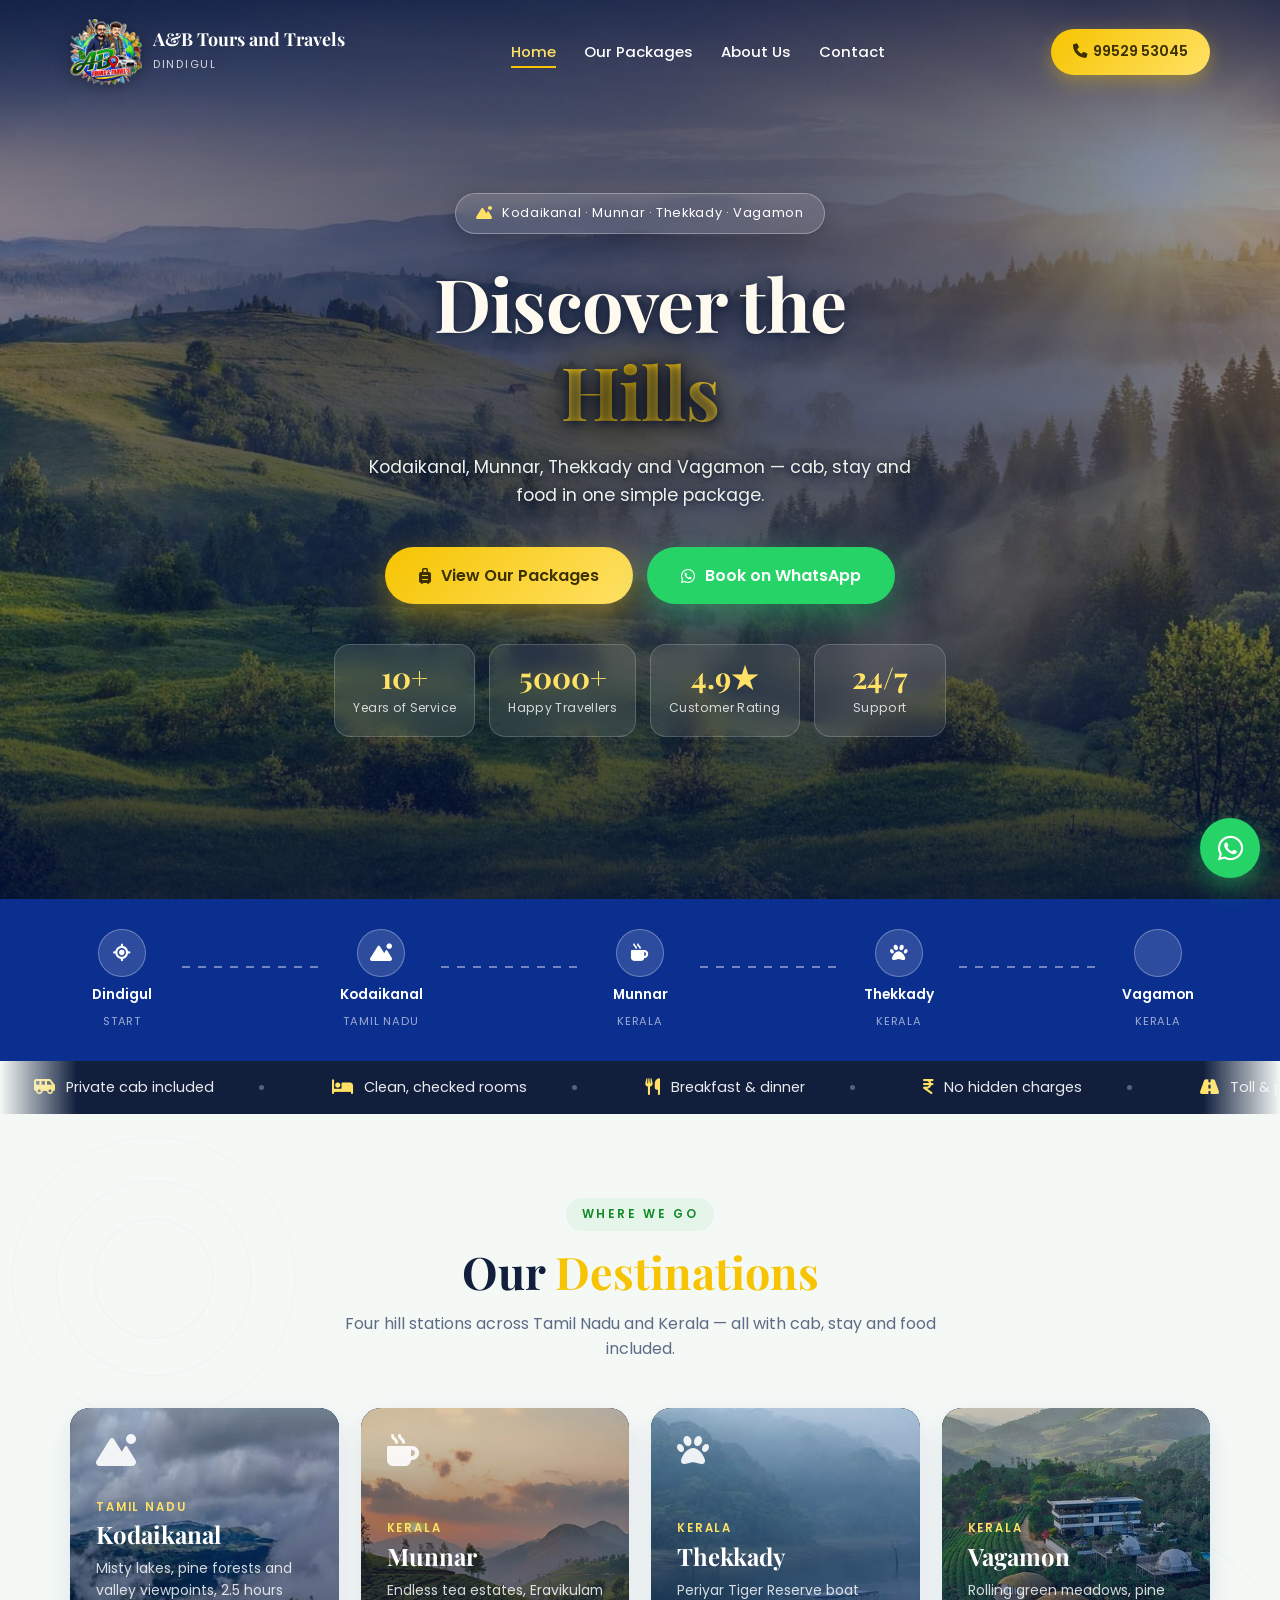
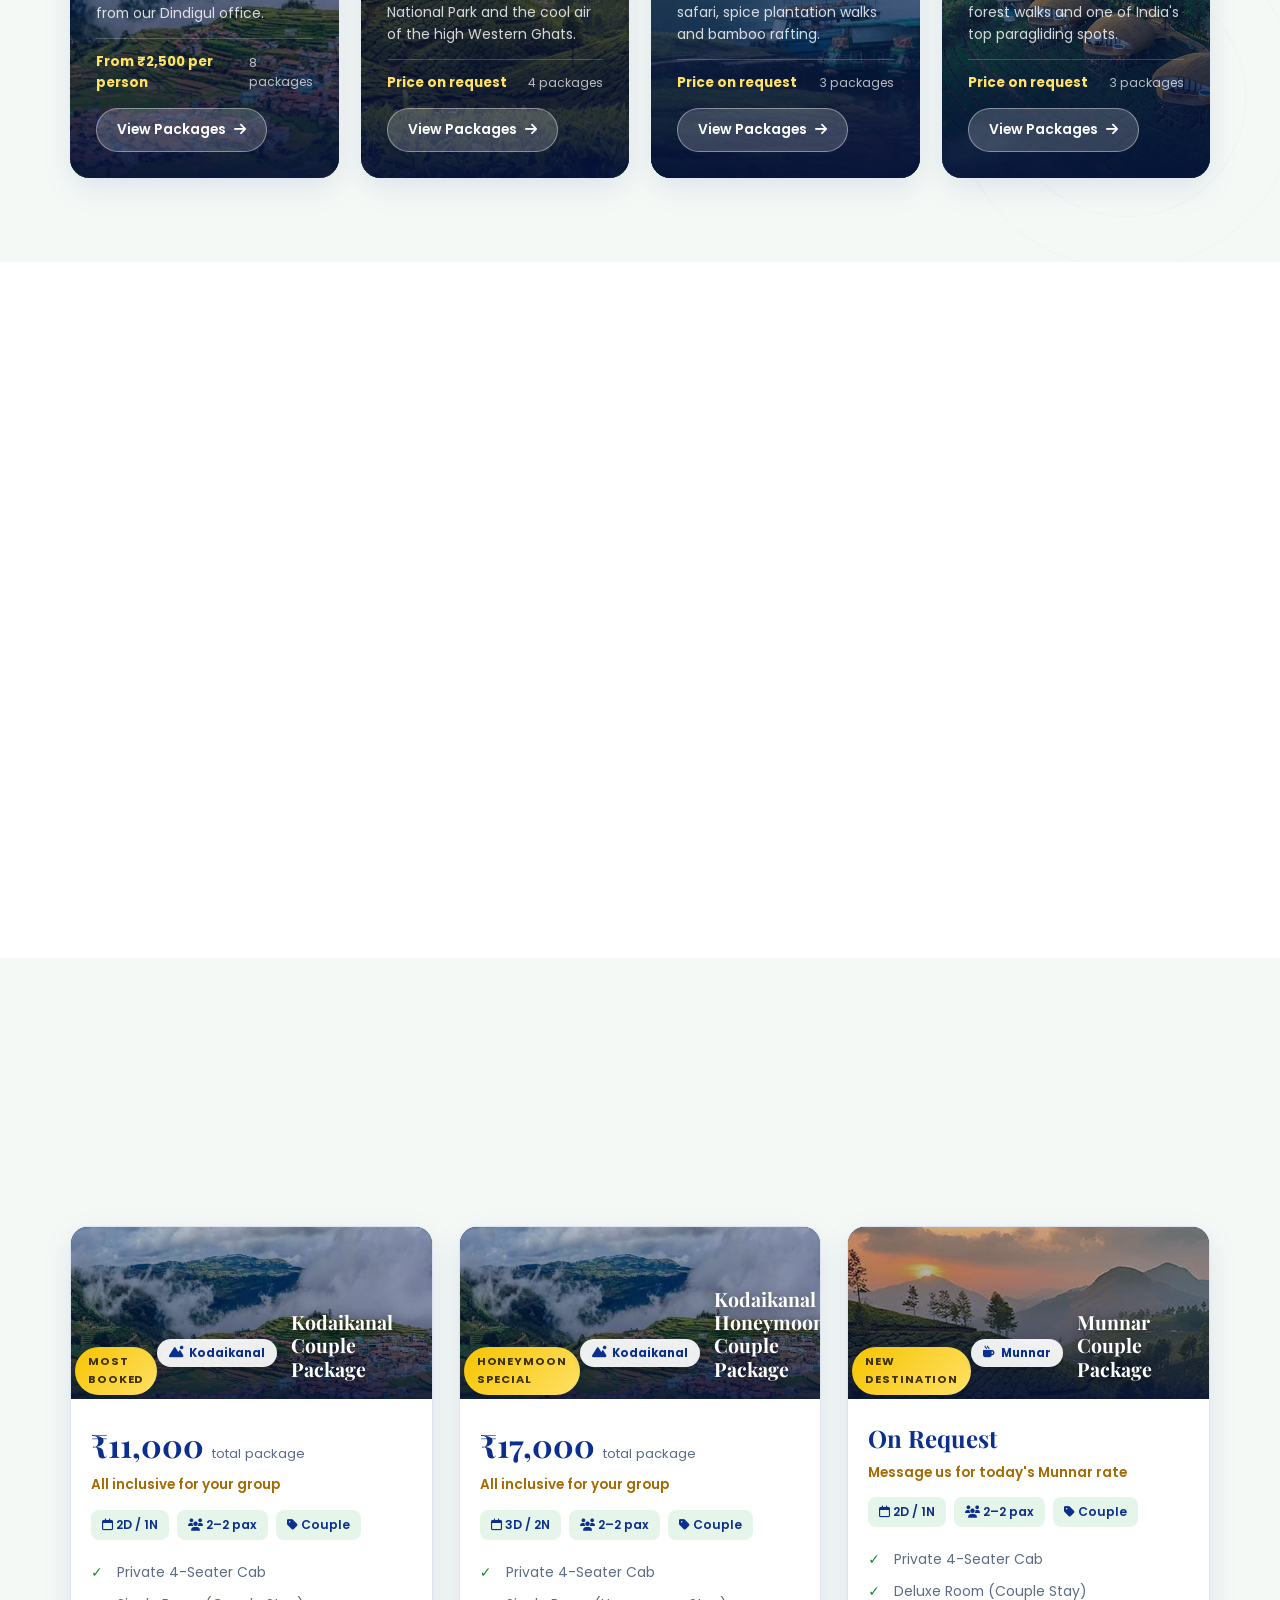
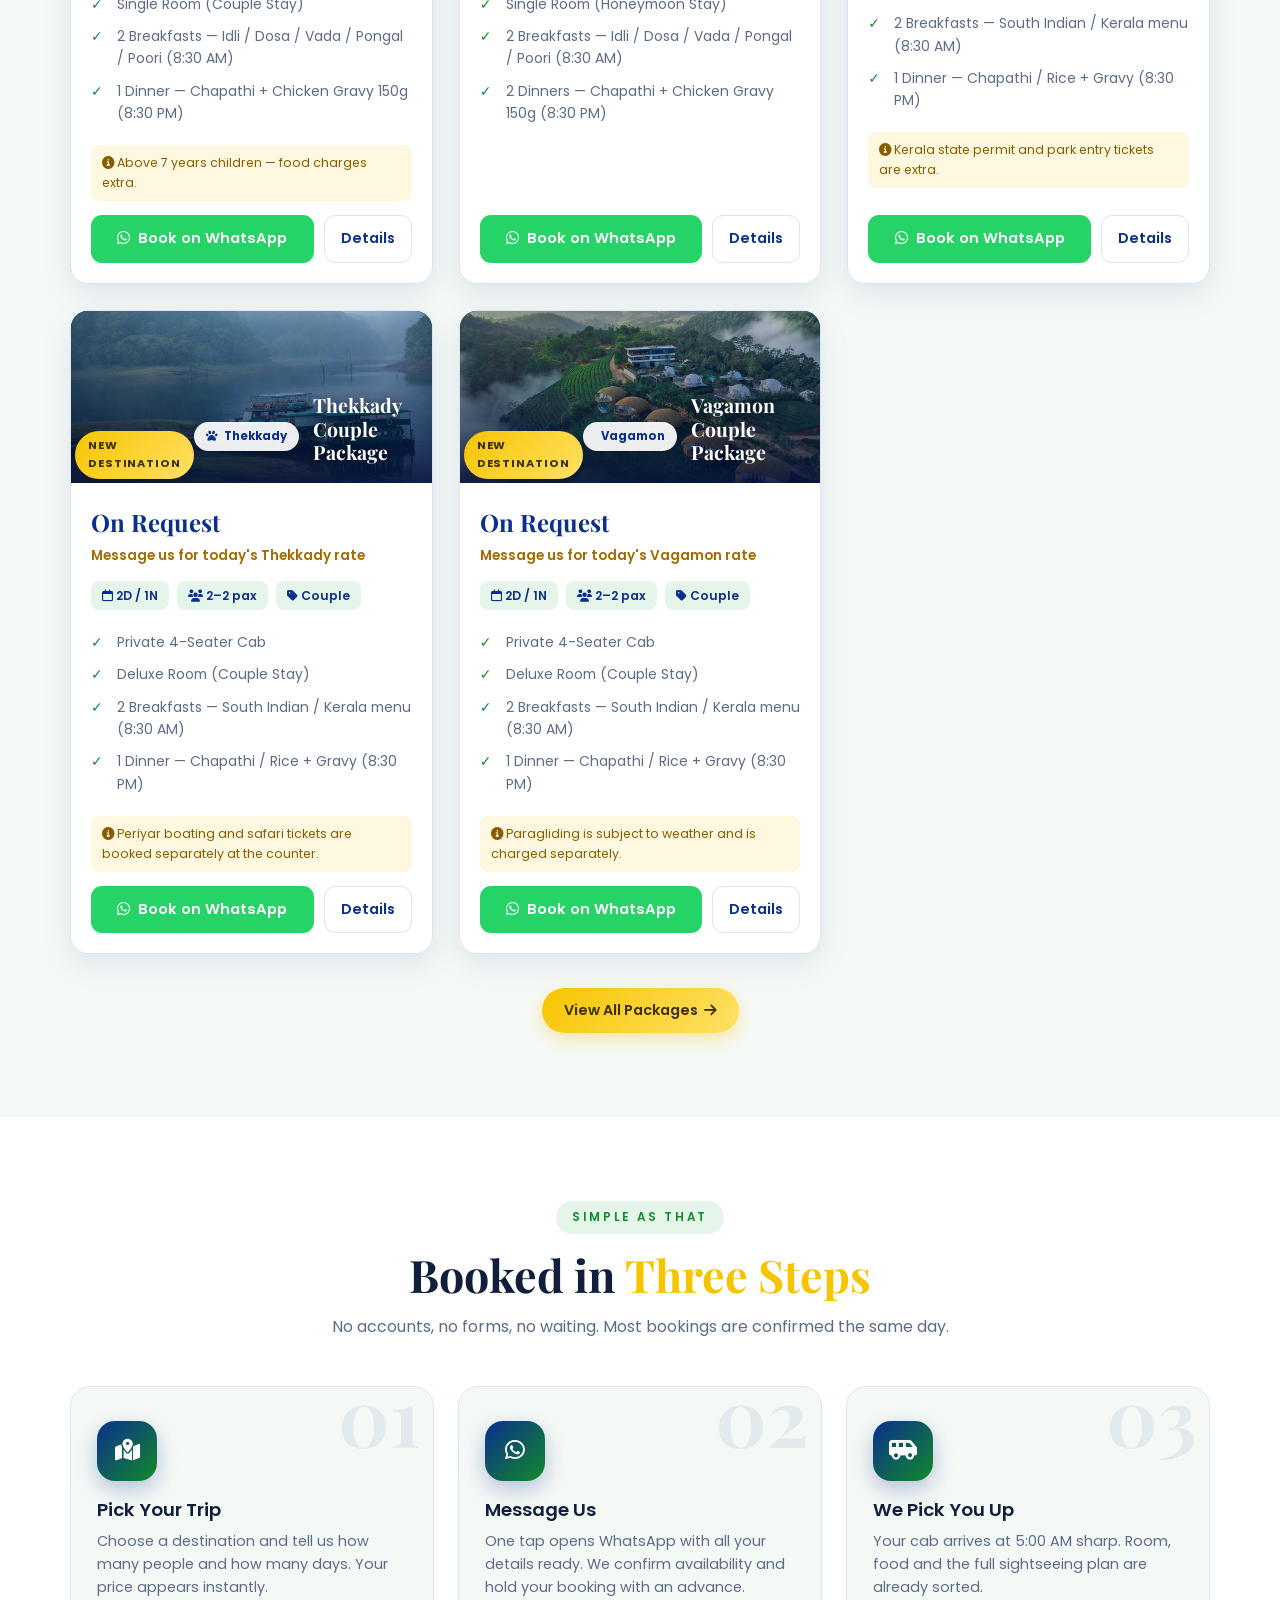
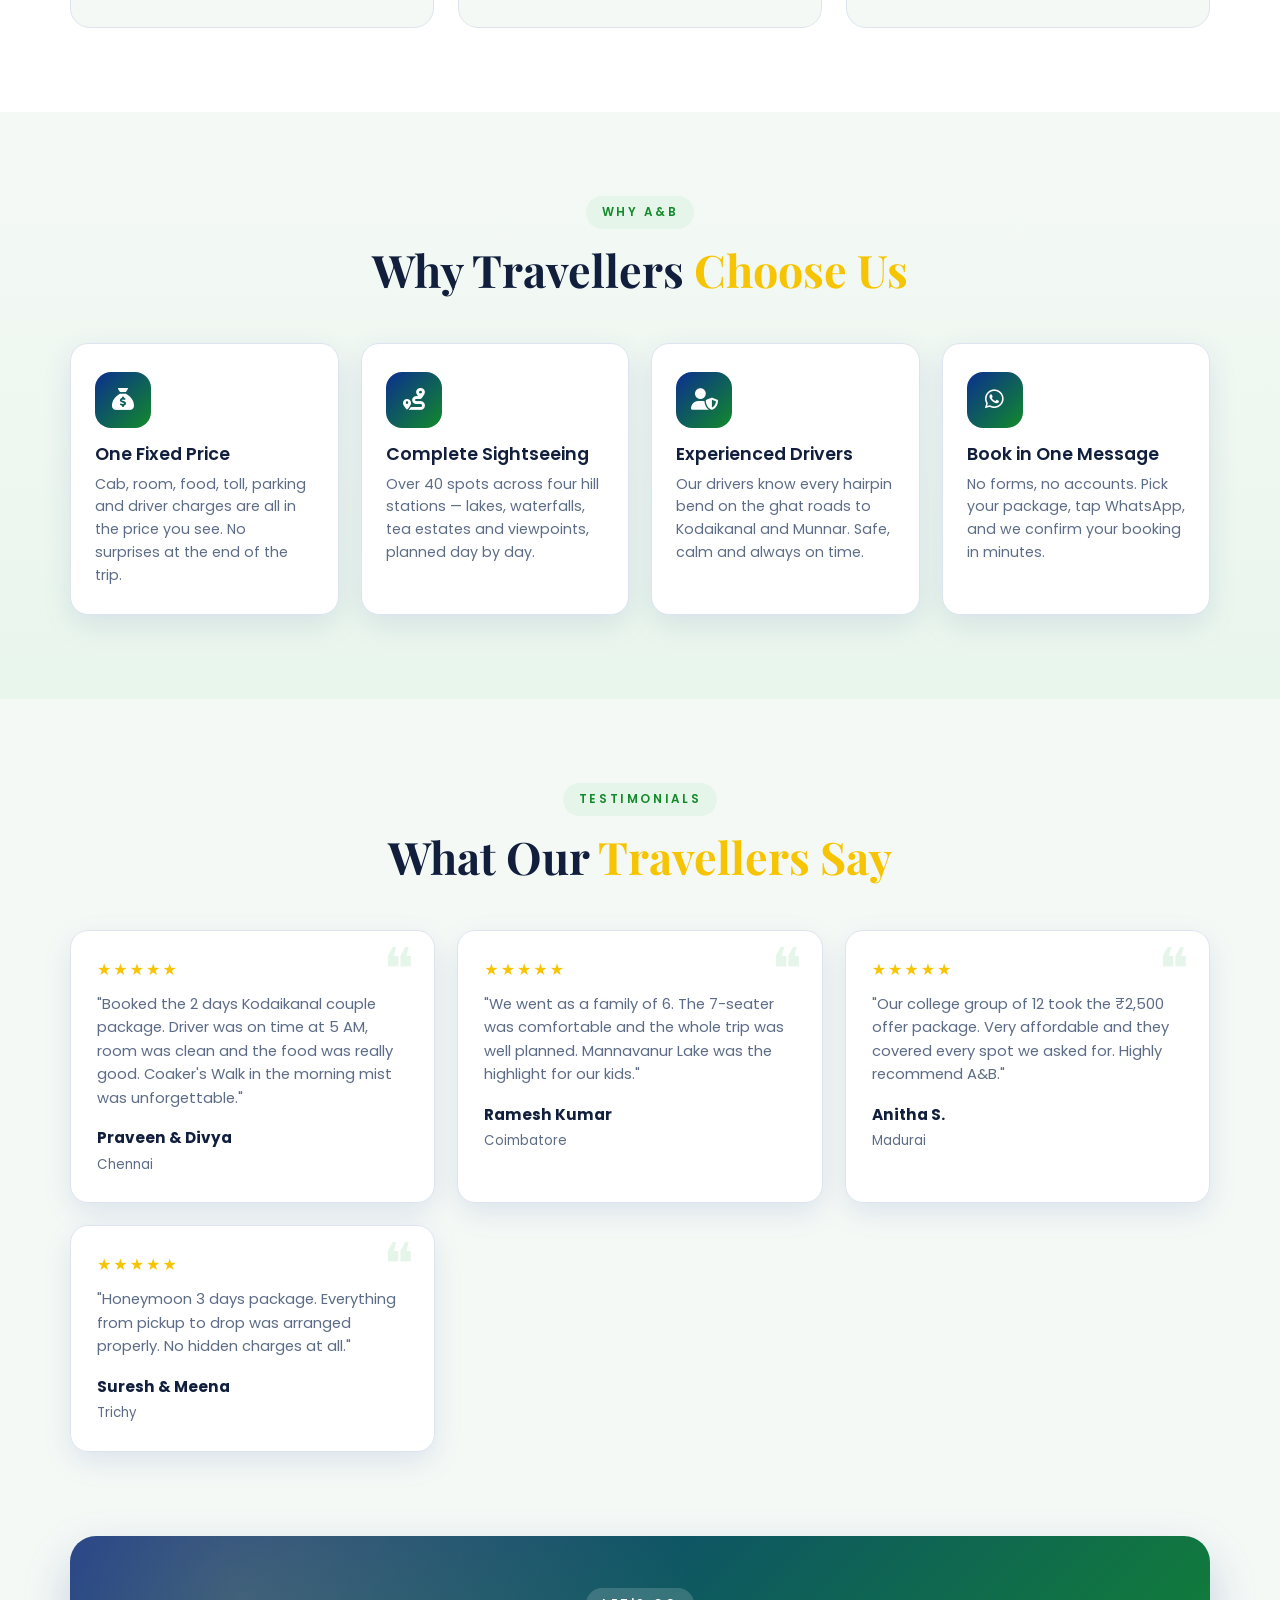
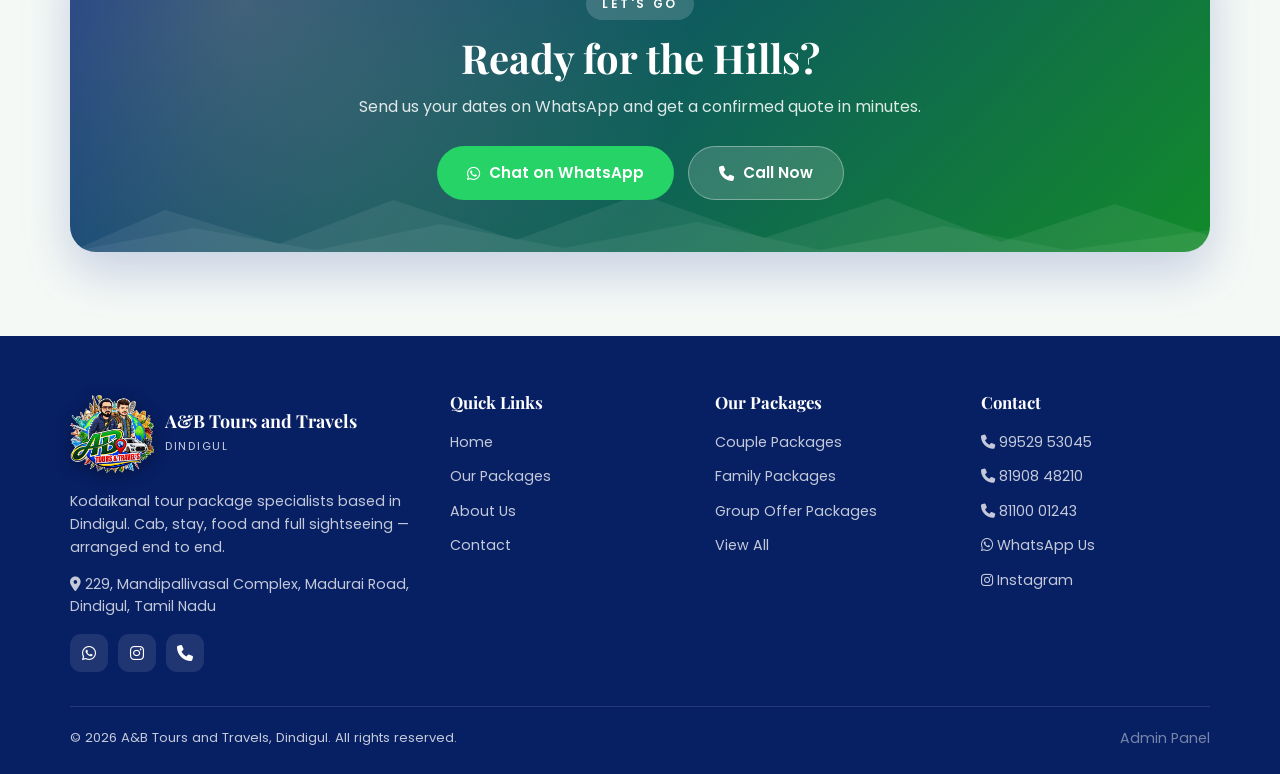
<file: index.html>
<!DOCTYPE html>
<html lang="en">
<head>
<meta charset="UTF-8">
<meta name="viewport" content="width=device-width, initial-scale=1.0">
<link rel="icon" href="Images/favicon.ico" sizes="any">
<link rel="icon" type="image/png" href="Images/favicon.png">
<link rel="apple-touch-icon" href="Images/favicon.png">
<meta name="theme-color" content="#0b2f8f">
<title>A&B Tours and Travels — Kodaikanal Tour Packages from Dindigul</title>
<meta name="description" content="A&B Tours and Travels, Dindigul. Kodaikanal couple, family and group tour packages with cab, room and food included. Instant price, book on WhatsApp.">
<link rel="preconnect" href="https://fonts.googleapis.com">
<link rel="preconnect" href="https://fonts.gstatic.com" crossorigin>
<link href="https://fonts.googleapis.com/css2?family=Playfair+Display:wght@600;700&family=Poppins:wght@300;400;500;600;700&display=swap" rel="stylesheet">
<link rel="stylesheet" href="https://cdnjs.cloudflare.com/ajax/libs/font-awesome/6.5.1/css/all.min.css">
<link rel="stylesheet" href="style.css">
</head>
<body>

<header id="hdr"></header>

<!-- ================= HERO ================= -->
<section class="hero" id="top">

  <!-- ---- banner photo: assets/hero.jpg ---- -->
  <div class="hero-photo" aria-hidden="true"></div>
  <div class="hero-shade"></div>

  <div class="wrap hero-solo">
    <span class="hero-tag"><i class="fa-solid fa-mountain-sun"></i>
      <span id="heroTag">Kodaikanal · Munnar · Thekkady · Vagamon</span></span>
    <h1 id="heroTitle">Discover the <em>Hills</em></h1>
    <p class="lead" id="heroSub"></p>

    <div class="hero-btns">
      <a class="hero-btn primary" href="packages.html">
        <i class="fa-solid fa-suitcase-rolling"></i> View Our Packages</a>
      <a class="hero-btn wa" id="heroWa" href="#" target="_blank" rel="noopener">
        <i class="fa-brands fa-whatsapp"></i> Book on WhatsApp</a>
    </div>

    <div class="hero-stats" id="heroStats">
      <div><b data-count="10" data-suffix="+">0</b><span>Years of Service</span></div>
      <div><b data-count="5000" data-suffix="+">0</b><span>Happy Travellers</span></div>
      <div><b data-count="4.9" data-suffix="★" data-dec="1">0</b><span>Customer Rating</span></div>
      <div><b>24/7</b><span>Support</span></div>
    </div>
  </div>

</section>
<span id="next"></span>

<!-- ================= JOURNEY STRIP ================= -->
<section class="journey">
  <div class="wrap">
    <div class="jline" id="jline"></div>
  </div>
</section>

<!-- ================= TRUST TICKER ================= -->
<div class="ticker">
  <div class="ticker-track" id="ticker"></div>
</div>

<!-- ================= DESTINATIONS ================= -->
<section class="section topo">
  <div class="wrap">
    <div class="section-head reveal">
      <span class="eyebrow">Where We Go</span>
      <h2>Our <span class="gold">Destinations</span></h2>
      <p>Four hill stations across Tamil Nadu and Kerala — all with cab, stay and food included.</p>
    </div>
    <div class="dests" id="dests"></div>
  </div>
</section>

<!-- ================= PACKAGE TYPES ================= -->
<section class="section" style="background:#fff">
  <div class="wrap">
    <div class="section-head reveal">
      <span class="eyebrow">Choose Your Trip</span>
      <h2>Packages for Every <span class="gold">Kind of Traveller</span></h2>
      <p>Whether it's just the two of you or a group of twenty, we have a package that fits.</p>
    </div>
    <div class="types" id="types"></div>
  </div>
</section>

<!-- ================= FEATURED PACKAGES ================= -->
<section class="section">
  <div class="wrap">
    <div class="section-head reveal">
      <span class="eyebrow">Popular Right Now</span>
      <h2>Our Most <span class="gold">Booked Packages</span></h2>
      <p>All prices include cab, accommodation, breakfast and dinner.</p>
    </div>
    <div class="cards" id="featured"></div>
    <div class="center" style="margin-top:34px">
      <a class="btn-call" href="packages.html" style="display:inline-block">
        View All Packages &nbsp;<i class="fa-solid fa-arrow-right"></i></a>
    </div>
  </div>
</section>

<!-- ================= HOW IT WORKS ================= -->
<section class="section steps-sec">
  <div class="wrap">
    <div class="section-head reveal">
      <span class="eyebrow">Simple as That</span>
      <h2>Booked in <span class="gold">Three Steps</span></h2>
      <p>No accounts, no forms, no waiting. Most bookings are confirmed the same day.</p>
    </div>
    <div class="steps">
      <div class="step reveal">
        <span class="step-n">01</span>
        <div class="step-ico"><i class="fa-solid fa-map-location-dot"></i></div>
        <h3>Pick Your Trip</h3>
        <p>Choose a destination and tell us how many people and how many days. Your price appears instantly.</p>
      </div>
      <div class="step reveal">
        <span class="step-n">02</span>
        <div class="step-ico"><i class="fa-brands fa-whatsapp"></i></div>
        <h3>Message Us</h3>
        <p>One tap opens WhatsApp with all your details ready. We confirm availability and hold your booking with an advance.</p>
      </div>
      <div class="step reveal">
        <span class="step-n">03</span>
        <div class="step-ico"><i class="fa-solid fa-van-shuttle"></i></div>
        <h3>We Pick You Up</h3>
        <p>Your cab arrives at 5:00 AM sharp. Room, food and the full sightseeing plan are already sorted.</p>
      </div>
    </div>
  </div>
</section>

<!-- ================= WHY US ================= -->
<section class="section why-sec">
  <div class="wrap">
    <div class="section-head reveal">
      <span class="eyebrow">Why A&amp;B</span>
      <h2>Why Travellers <span class="gold">Choose Us</span></h2>
    </div>
    <div class="hl">
      <div class="hl-item reveal">
        <div class="hl-ico"><i class="fa-solid fa-sack-dollar"></i></div>
        <h3>One Fixed Price</h3>
        <p>Cab, room, food, toll, parking and driver charges are all in the price you see. No surprises at the end of the trip.</p>
      </div>
      <div class="hl-item reveal">
        <div class="hl-ico"><i class="fa-solid fa-route"></i></div>
        <h3>Complete Sightseeing</h3>
        <p>Over 40 spots across four hill stations — lakes, waterfalls, tea estates and viewpoints, planned day by day.</p>
      </div>
      <div class="hl-item reveal">
        <div class="hl-ico"><i class="fa-solid fa-user-shield"></i></div>
        <h3>Experienced Drivers</h3>
        <p>Our drivers know every hairpin bend on the ghat roads to Kodaikanal and Munnar. Safe, calm and always on time.</p>
      </div>
      <div class="hl-item reveal">
        <div class="hl-ico"><i class="fa-brands fa-whatsapp"></i></div>
        <h3>Book in One Message</h3>
        <p>No forms, no accounts. Pick your package, tap WhatsApp, and we confirm your booking in minutes.</p>
      </div>
    </div>
  </div>
</section>

<!-- ================= REVIEWS ================= -->
<section class="section">
  <div class="wrap">
    <div class="section-head reveal">
      <span class="eyebrow">Testimonials</span>
      <h2>What Our <span class="gold">Travellers Say</span></h2>
    </div>
    <div class="tcards" id="tcards"></div>
  </div>
</section>

<!-- ================= CTA ================= -->
<section class="section" style="padding-top:0">
  <div class="wrap">
    <div class="cta reveal">
      <div class="cta-ridge" aria-hidden="true">
        <svg viewBox="0 0 1200 120" preserveAspectRatio="none">
          <path d="M0 120 L100 78 L220 112 L340 68 L470 108 L600 62 L730 106 L860 66
                   L980 110 L1100 72 L1200 104 L1200 120 Z" fill="rgba(255,255,255,.07)"/>
          <path d="M0 120 L130 96 L260 118 L390 92 L520 116 L660 90 L790 118 L920 94
                   L1050 118 L1200 98 L1200 120 Z" fill="rgba(255,255,255,.06)"/>
        </svg>
      </div>
      <span class="eyebrow" style="background:rgba(255,255,255,.16);color:#fff">Let's Go</span>
      <h2>Ready for the Hills?</h2>
      <p>Send us your dates on WhatsApp and get a confirmed quote in minutes.</p>
      <div class="cta-btns">
        <a class="cta-wa" id="ctaWa" href="#" target="_blank" rel="noopener">
          <i class="fa-brands fa-whatsapp"></i> Chat on WhatsApp</a>
        <a class="cta-ph" id="ctaPh" href="#"><i class="fa-solid fa-phone"></i> Call Now</a>
      </div>
    </div>
  </div>
</section>

<footer id="ftr"></footer>

<script src="data.js"></script>
<script src="common.js"></script>
<script>
document.addEventListener("DOMContentLoaded", () => {
  abInit("index.html");

  /* hero text from settings */
  document.getElementById("heroTitle").innerHTML =
    (SET.heroTitle || "Discover Kodaikanal").replace(/(\S+)\s*$/, "<em>$1</em>");
  document.getElementById("heroSub").textContent = SET.heroSubtitle || "";

  const ph1 = (SET.phones && SET.phones[0]) || "99529 53045";
  document.getElementById("ctaPh").href = telHref(ph1);
  document.getElementById("ctaWa").href = waHello();
  document.getElementById("heroWa").href = waHello();

  /* ---- hero subtitle tag lists live destinations ---- */
  const dl = liveDests();
  if(dl.length) document.getElementById("heroTag").textContent =
    dl.map(d => d.name).join(" · ");

  /* The banner photo lives in the stylesheet (assets/hero.jpg) so it
     starts downloading immediately, before this script runs. */

  /* ---- journey strip: Dindigul → each destination ---- */
  const stops = [{ id:"", name:"Dindigul", state:"Start", icon:"fa-location-crosshairs" }]
    .concat(dl.map(d => ({ id:d.id, name:d.name, state:d.state, icon:d.icon })));
  document.getElementById("jline").innerHTML = stops.map((s,i) =>
    (i ? `<span class="jdash"></span>` : "") +
    `<a class="jstop" href="${s.id ? "packages.html?dest=" + s.id : "contact.html"}">
       <i class="fa-solid ${s.icon}"></i><b>${s.name}</b><small>${s.state}</small></a>`
  ).join("");

  /* ---- trust ticker (list is duplicated so the loop is seamless) ---- */
  const TICKS = [
    ["fa-van-shuttle","Private cab included"],
    ["fa-bed","Clean, checked rooms"],
    ["fa-utensils","Breakfast & dinner"],
    ["fa-indian-rupee-sign","No hidden charges"],
    ["fa-road","Toll & parking covered"],
    ["fa-headset","Local Dindigul team"],
    ["fa-clock","5:00 AM pickup, on time"],
    ["fa-mountain-sun","40+ sightseeing spots"]
  ];
  const tickHTML = TICKS.map(([i,t]) =>
    `<span class="tick"><i class="fa-solid ${i}"></i> ${t}</span>`).join("");
  document.getElementById("ticker").innerHTML = tickHTML + tickHTML;

  /* ---- destination tiles ---- */
  document.getElementById("dests").innerHTML = destTilesHTML();

  /* ---- package type tiles, priced from live data ---- */
  const cheapest = t => {
    const set = PKGS.filter(p => p.active !== false && p.type === t && !p.draft);
    if(!set.length) return null;
    const p = set.reduce((a,b) => (Number(a.price)||0) <= (Number(b.price)||0) ? a : b);
    return money(p.price) + (p.priceType === "person" ? " per person" : "");
  };
  const tiles = [
    { t:"couple", ico:"fa-heart", title:"Couple Packages",
      desc:"Private cab, cosy room and a full Kodaikanal sightseeing plan for two." },
    { t:"family", ico:"fa-people-roof", title:"Family Packages",
      desc:"Room and vehicle sized for your family, with kid-friendly spots included." },
    { t:"offer",  ico:"fa-tags", title:"Group Offer Packages",
      desc:"Special per-person rates for groups of 7 members and above." }
  ];
  document.getElementById("types").innerHTML = tiles.map(x => {
    const from = cheapest(x.t);
    return `<a class="type-tile reveal" href="packages.html?type=${x.t}">
      <i class="fa-solid ${x.ico} tt-ico"></i>
      <h3>${x.title}</h3>
      <p>${x.desc}</p>
      ${from ? `<span class="tt-from">Starting from ${from}</span>` : ""}
      <span class="tt-btn">View Packages <i class="fa-solid fa-arrow-right"></i></span>
    </a>`;
  }).join("");

  /* ---- featured packages (marked popular in the admin data) ---- */
  const q = { adults:2, kids:0, days:2, nights:1, pickup:(SET.pickupPoints||[])[0]||"Dindigul", date:"", dest:"all" };
  let feat = PKGS.filter(p => p.active !== false && p.popular);
  if(feat.length < 3) feat = PKGS.filter(p => p.active !== false);
  /* show at most 2 per destination so the row stays varied */
  const seen = {};
  feat = feat.filter(p => (seen[p.dest] = (seen[p.dest]||0) + 1) <= 2).slice(0,6);
  document.getElementById("featured").innerHTML = feat.map(p => {
    const total = p.priceType === "person" ? p.price * (Number(p.minPax)||1) : p.price;
    return cardHTML({ p, total }, { ...q, adults: Math.max(2, Number(p.minPax)||2) }, false);
  }).join("");
  document.querySelectorAll("#featured [data-view]").forEach(b =>
    b.addEventListener("click", () => {
      const p = PKGS.find(x => x.id === b.dataset.view);
      openModal(b.dataset.view, { ...q, adults: Math.max(2, Number(p.minPax)||2) });
    }));

  /* ---- testimonials ---- */
  document.getElementById("tcards").innerHTML = TES.map(t => `
    <div class="tcard reveal">
      <div class="stars">${"★".repeat(Math.max(1,Math.min(5,t.stars||5)))}</div>
      <p>"${esc(t.text)}"</p>
      <b>${esc(t.name)}</b><small>${esc(t.place||"")}</small>
    </div>`).join("");

  /* =====================================================
     MOTION — parallax + count-up
     Both switch off if the visitor prefers reduced motion.
     ===================================================== */
  const calm = window.matchMedia &&
               window.matchMedia("(prefers-reduced-motion: reduce)").matches;

  /* count-up numbers when the stats row scrolls into view */
  const stats = document.getElementById("heroStats");
  if(stats){
    const run = () => stats.querySelectorAll("[data-count]").forEach(el => {
      const target = parseFloat(el.dataset.count);
      const dec = Number(el.dataset.dec || 0);
      const suffix = el.dataset.suffix || "";
      if(calm){ el.textContent = target.toFixed(dec) + suffix; return; }
      const dur = 1500, t0 = performance.now();
      const tick = now => {
        const k = Math.min(1, (now - t0) / dur);
        const eased = 1 - Math.pow(1 - k, 3);          // ease-out cubic
        el.textContent = (target * eased).toFixed(dec) + suffix;
        if(k < 1) requestAnimationFrame(tick);
        else el.textContent = target.toFixed(dec) + suffix;
      };
      requestAnimationFrame(tick);
    });

    if(typeof IntersectionObserver === "undefined"){ run(); }
    else {
      const io = new IntersectionObserver(es => es.forEach(e => {
        if(e.isIntersecting){ run(); io.disconnect(); }
      }), { threshold:.35 });
      io.observe(stats);
    }
  }
});
</script>
</body>
</html>
                          <!-- FINISH -->
</file>
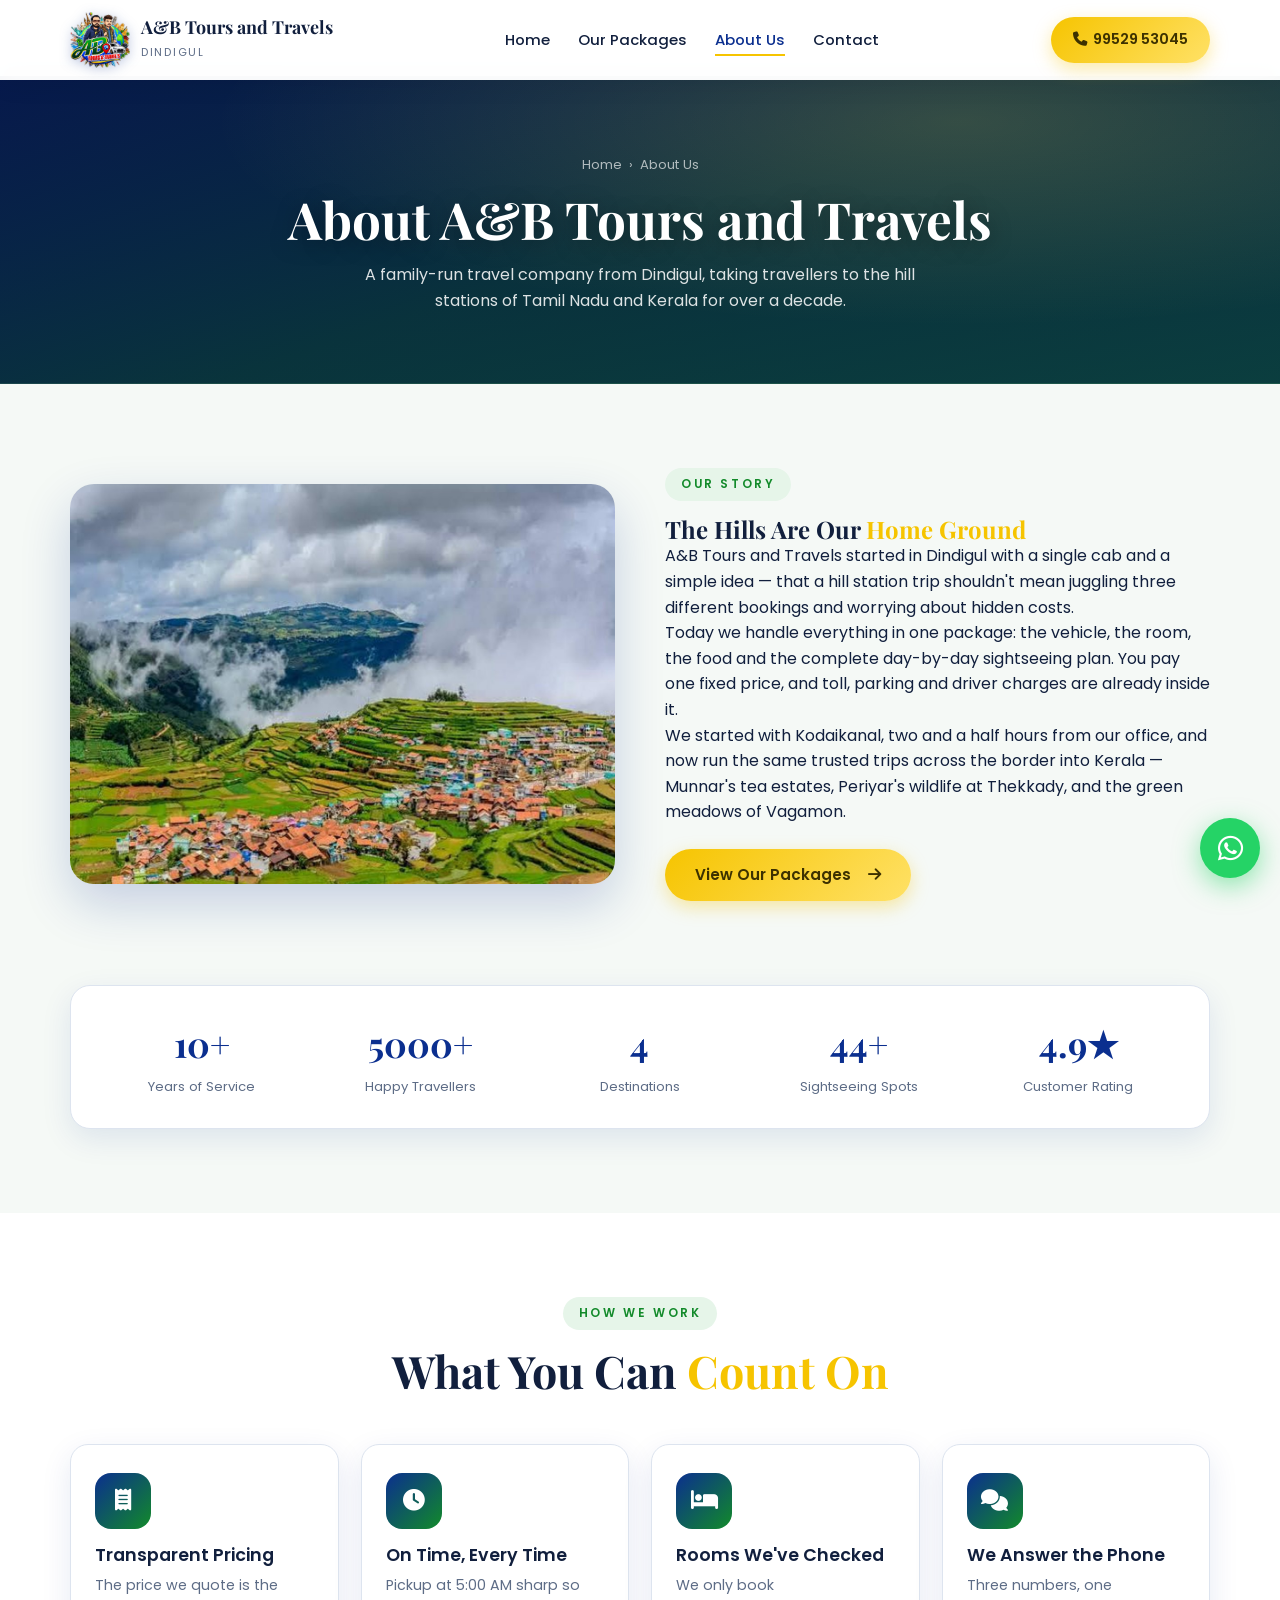
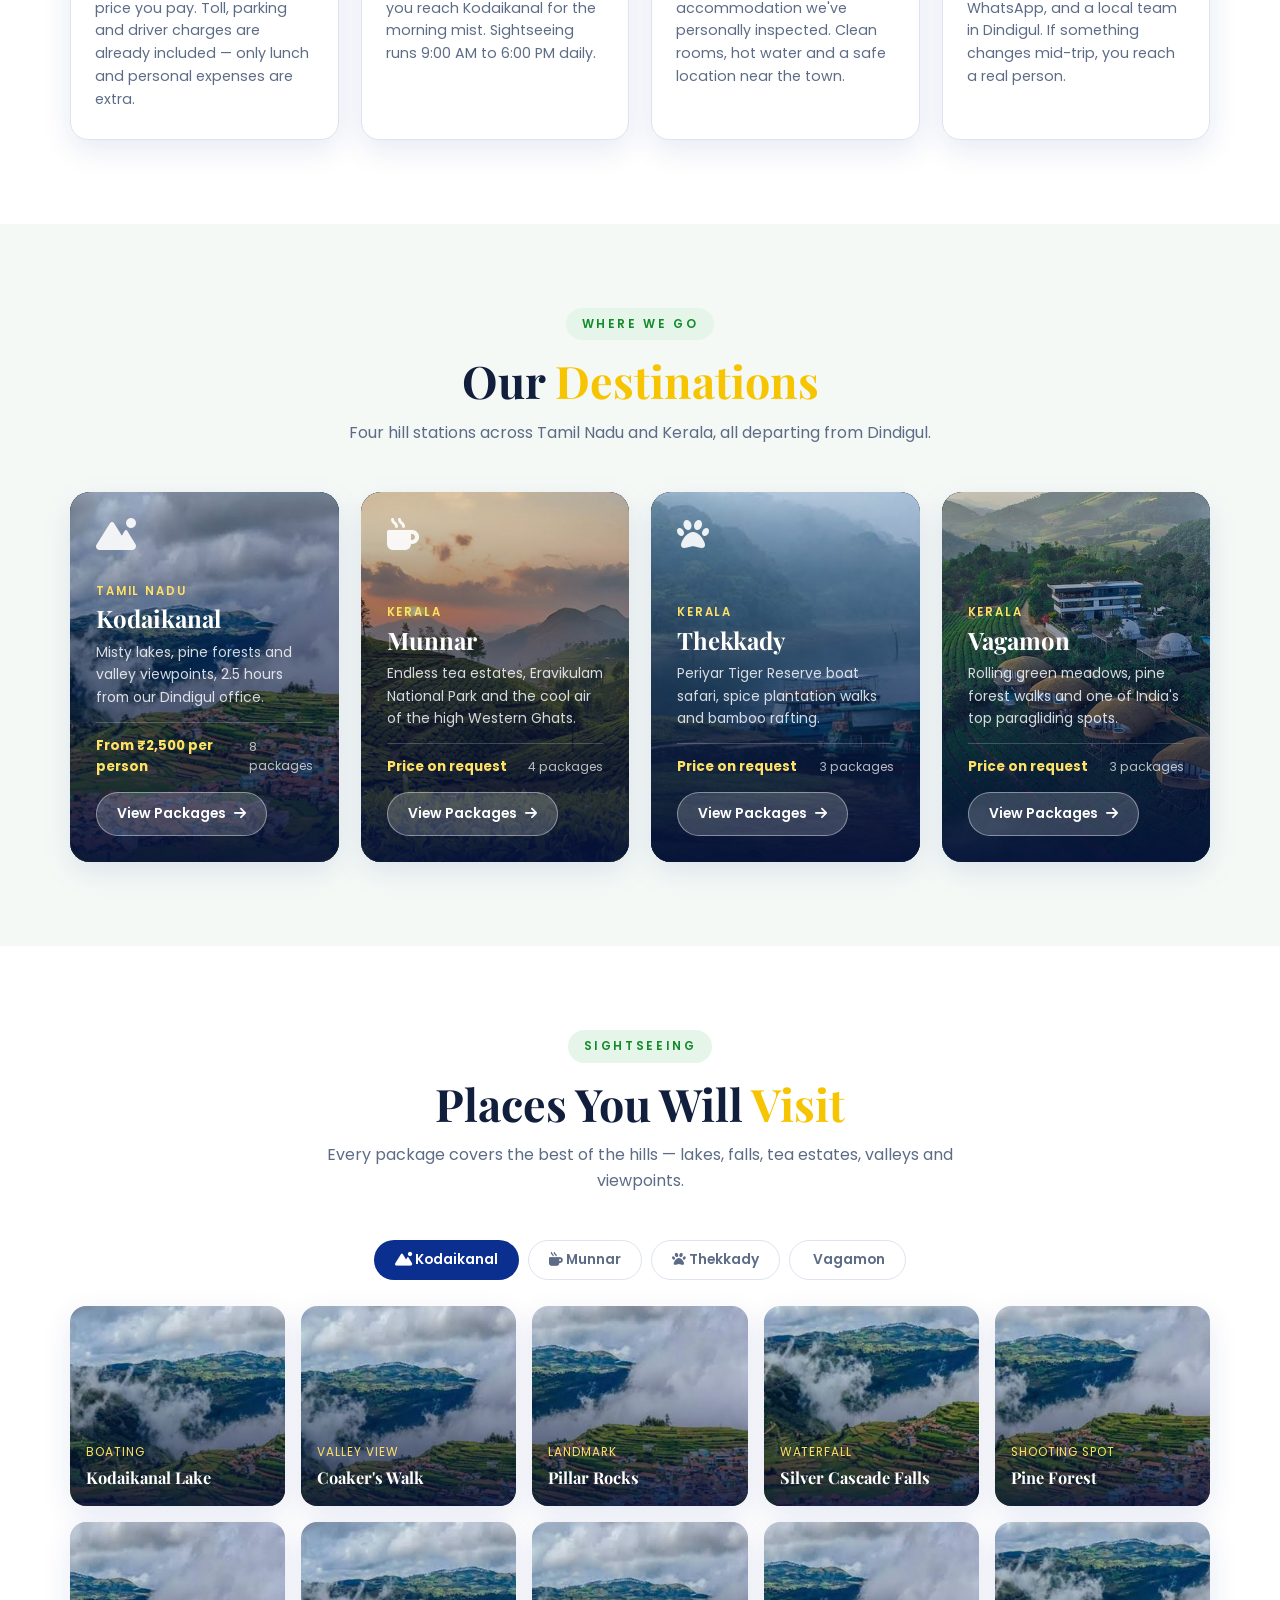
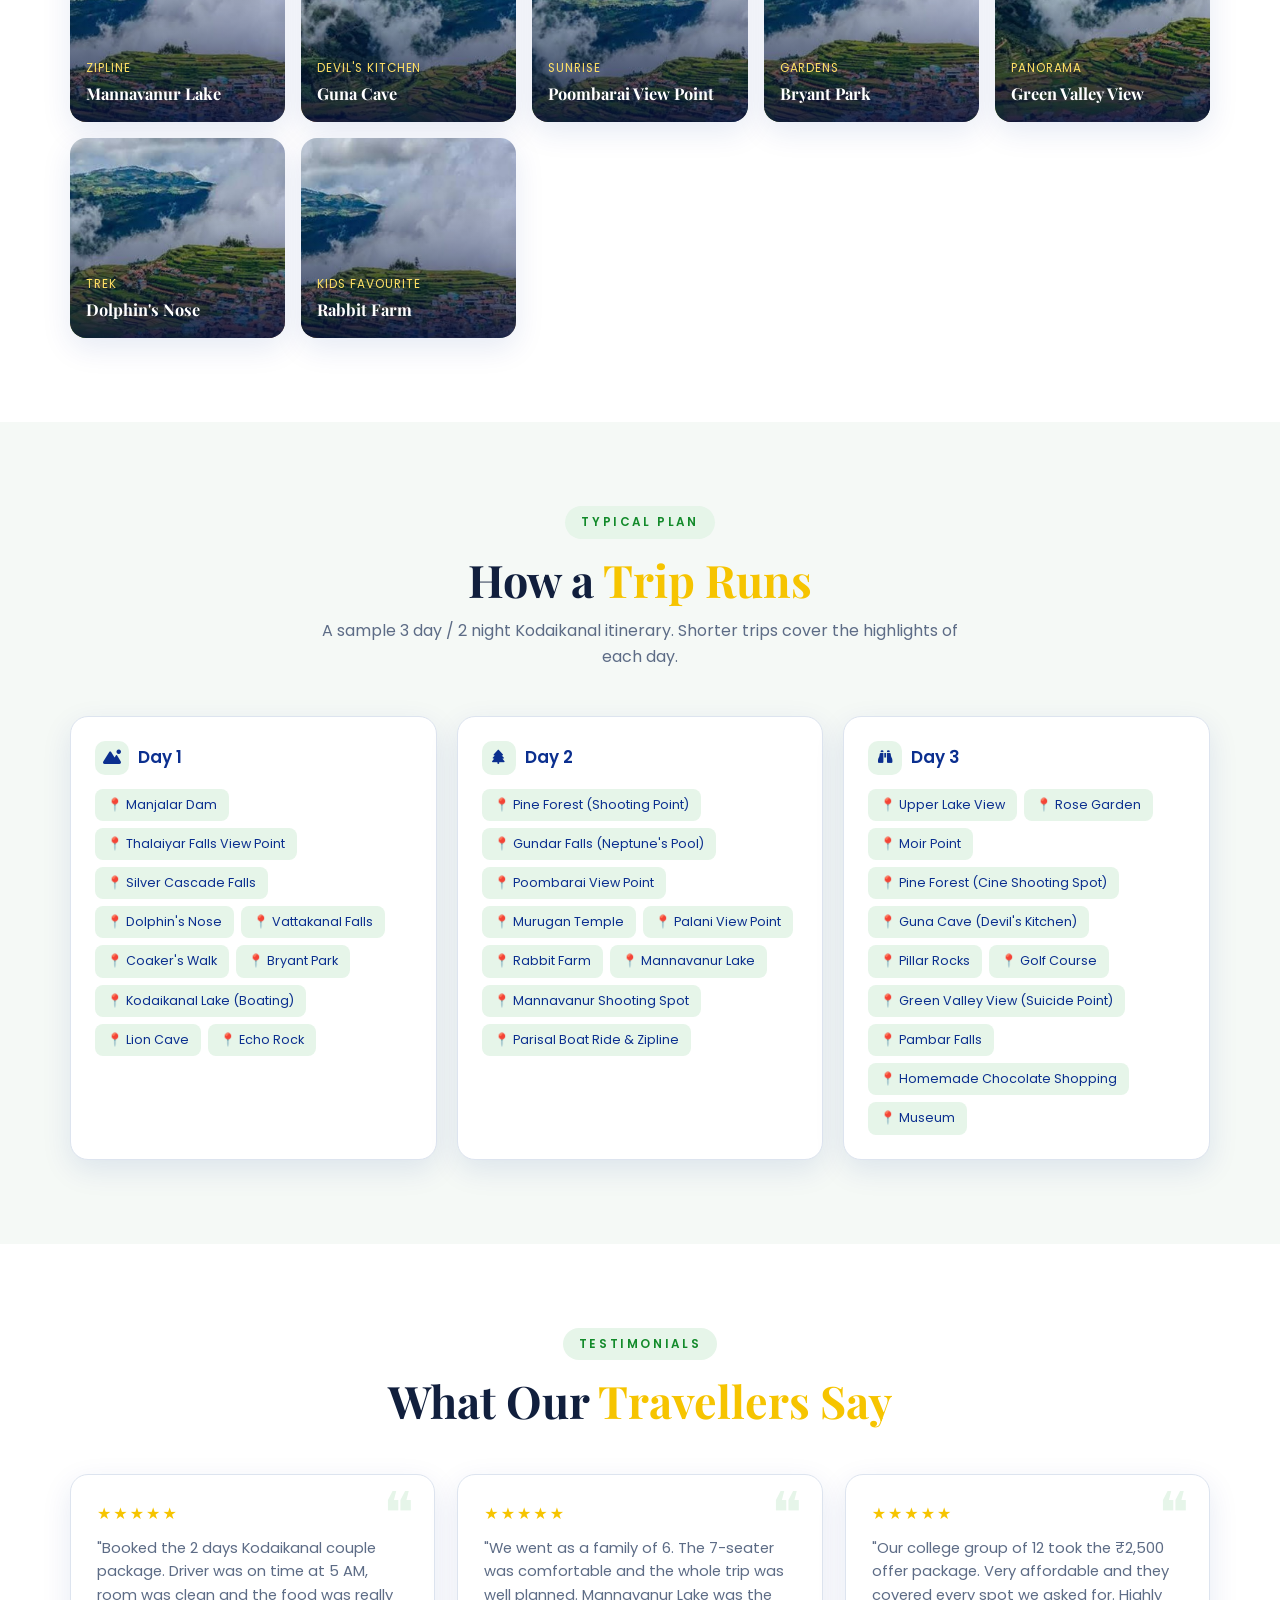
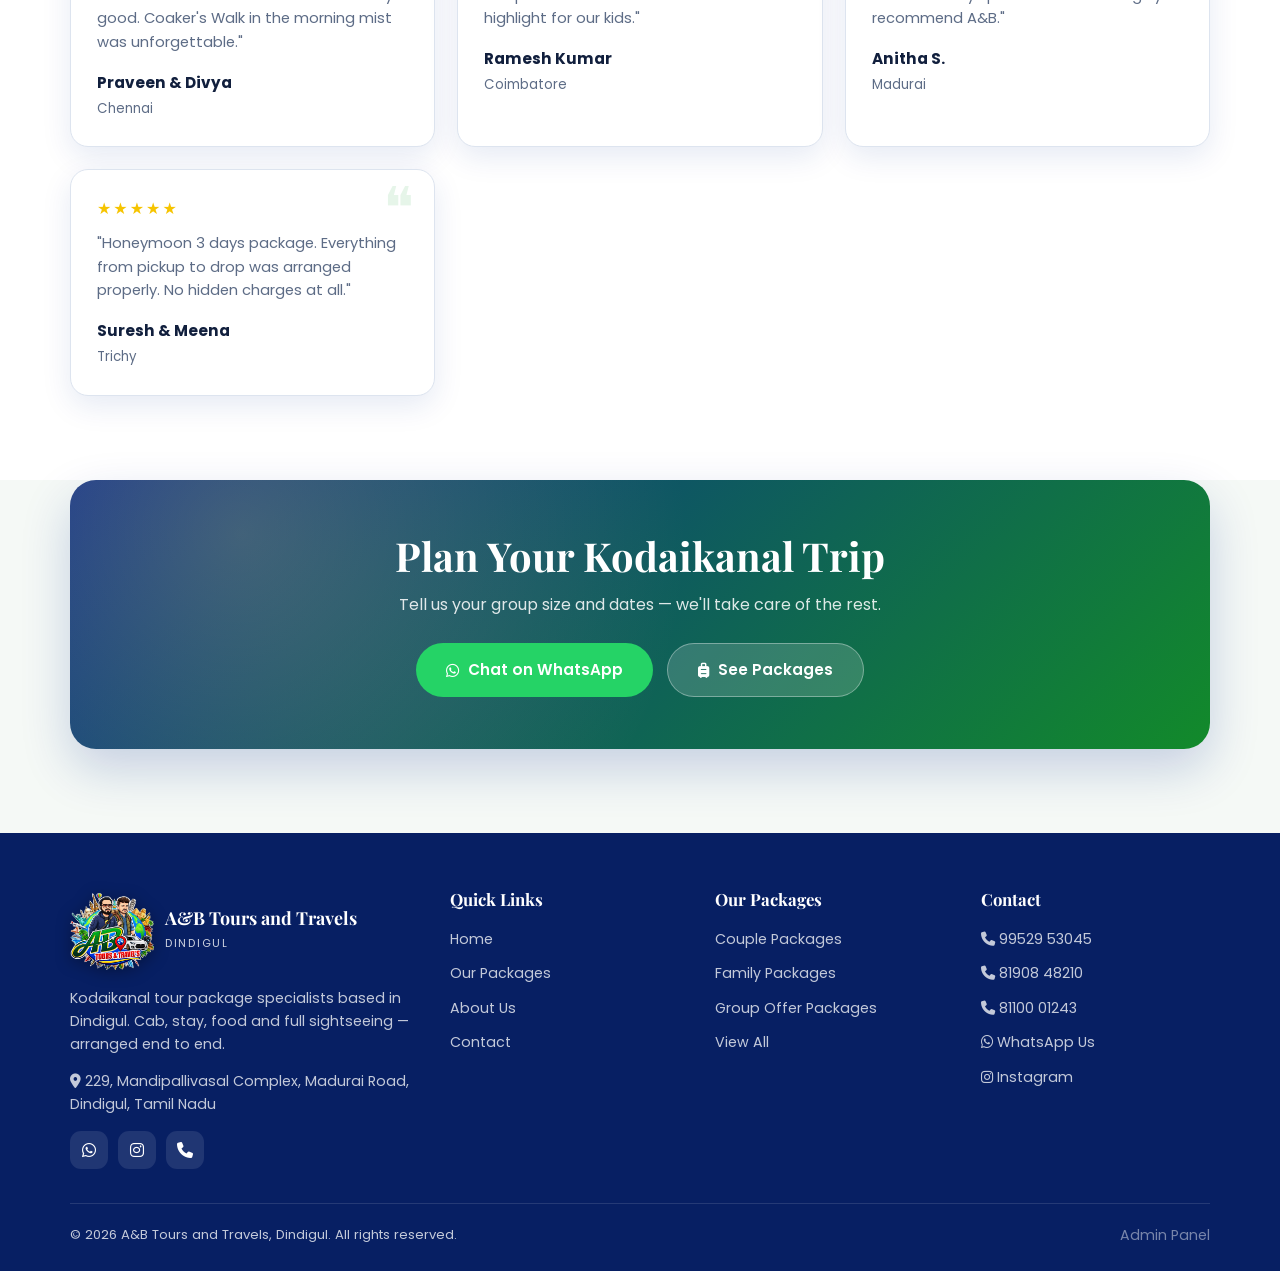
<file: about.html>
<!DOCTYPE html>
<html lang="en">
<head>
<meta charset="UTF-8">
<meta name="viewport" content="width=device-width, initial-scale=1.0">
<link rel="icon" href="Images/favicon.ico" sizes="any">
<link rel="icon" type="image/png" href="Images/favicon.png">
<link rel="apple-touch-icon" href="Images/favicon.png">
<meta name="theme-color" content="#0b2f8f">
<title>About Us — A&B Tours and Travels, Dindigul</title>
<meta name="description" content="A&B Tours and Travels is a family-run travel company in Dindigul specialising in Kodaikanal tour packages. Learn about us and the places we cover.">
<link rel="preconnect" href="https://fonts.googleapis.com">
<link rel="preconnect" href="https://fonts.gstatic.com" crossorigin>
<link href="https://fonts.googleapis.com/css2?family=Playfair+Display:wght@600;700&family=Poppins:wght@300;400;500;600;700&display=swap" rel="stylesheet">
<link rel="stylesheet" href="https://cdnjs.cloudflare.com/ajax/libs/font-awesome/6.5.1/css/all.min.css">
<link rel="stylesheet" href="style.css">
</head>
<body>

<header id="hdr"></header>

<section class="pagehead">
  <div class="wrap">
    <div class="crumb"><a href="index.html">Home</a><span>›</span>About Us</div>
    <h1>About A&amp;B Tours and Travels</h1>
    <p>A family-run travel company from Dindigul, taking travellers to the hill stations of Tamil Nadu and Kerala for over a decade.</p>
  </div>
</section>

<!-- ================= STORY ================= -->
<section class="section">
  <div class="wrap story">
    <div class="about-img reveal" id="aboutImg"></div>
    <div class="reveal">
      <span class="eyebrow">Our Story</span>
      <h2>The Hills Are Our <span class="gold">Home Ground</span></h2>
      <p>A&amp;B Tours and Travels started in Dindigul with a single cab and a simple idea — that a hill station trip shouldn't mean juggling three different bookings and worrying about hidden costs.</p>
      <p>Today we handle everything in one package: the vehicle, the room, the food and the complete day-by-day sightseeing plan. You pay one fixed price, and toll, parking and driver charges are already inside it.</p>
      <p>We started with Kodaikanal, two and a half hours from our office, and now run the same trusted trips across the border into Kerala — Munnar's tea estates, Periyar's wildlife at Thekkady, and the green meadows of Vagamon.</p>
      <div class="cta-btns" style="justify-content:flex-start;margin-top:24px">
        <a class="btn-call" href="packages.html">View Our Packages &nbsp;<i class="fa-solid fa-arrow-right"></i></a>
      </div>
    </div>
  </div>
</section>

<!-- ================= NUMBERS ================= -->
<section class="section" style="padding-top:0">
  <div class="wrap">
    <div class="numbers reveal">
      <div><b>10+</b><span>Years of Service</span></div>
      <div><b>5000+</b><span>Happy Travellers</span></div>
      <div><b id="nDest">4</b><span>Destinations</span></div>
      <div><b id="nSpots">40+</b><span>Sightseeing Spots</span></div>
      <div><b>4.9★</b><span>Customer Rating</span></div>
    </div>
  </div>
</section>

<!-- ================= VALUES ================= -->
<section class="section" style="background:#fff">
  <div class="wrap">
    <div class="section-head reveal">
      <span class="eyebrow">How We Work</span>
      <h2>What You Can <span class="gold">Count On</span></h2>
    </div>
    <div class="hl">
      <div class="hl-item reveal">
        <div class="hl-ico"><i class="fa-solid fa-receipt"></i></div>
        <h3>Transparent Pricing</h3>
        <p>The price we quote is the price you pay. Toll, parking and driver charges are already included — only lunch and personal expenses are extra.</p>
      </div>
      <div class="hl-item reveal">
        <div class="hl-ico"><i class="fa-solid fa-clock"></i></div>
        <h3>On Time, Every Time</h3>
        <p>Pickup at 5:00 AM sharp so you reach Kodaikanal for the morning mist. Sightseeing runs 9:00 AM to 6:00 PM daily.</p>
      </div>
      <div class="hl-item reveal">
        <div class="hl-ico"><i class="fa-solid fa-bed"></i></div>
        <h3>Rooms We've Checked</h3>
        <p>We only book accommodation we've personally inspected. Clean rooms, hot water and a safe location near the town.</p>
      </div>
      <div class="hl-item reveal">
        <div class="hl-ico"><i class="fa-solid fa-comments"></i></div>
        <h3>We Answer the Phone</h3>
        <p>Three numbers, one WhatsApp, and a local team in Dindigul. If something changes mid-trip, you reach a real person.</p>
      </div>
    </div>
  </div>
</section>

<!-- ================= DESTINATIONS ================= -->
<section class="section" id="destinations">
  <div class="wrap">
    <div class="section-head reveal">
      <span class="eyebrow">Where We Go</span>
      <h2>Our <span class="gold">Destinations</span></h2>
      <p>Four hill stations across Tamil Nadu and Kerala, all departing from Dindigul.</p>
    </div>
    <div class="dests" id="dests"></div>
  </div>
</section>

<!-- ================= GALLERY ================= -->
<section class="section" id="gallery" style="background:#fff">
  <div class="wrap">
    <div class="section-head reveal">
      <span class="eyebrow">Sightseeing</span>
      <h2>Places You Will <span class="gold">Visit</span></h2>
      <p>Every package covers the best of the hills — lakes, falls, tea estates, valleys and viewpoints.</p>
    </div>
    <div class="galtabs" id="galtabs"></div>
    <div class="gal" id="gal"></div>
  </div>
</section>

<!-- ================= DAY WISE PLAN ================= -->
<section class="section">
  <div class="wrap">
    <div class="section-head reveal">
      <span class="eyebrow">Typical Plan</span>
      <h2>How a <span class="gold">Trip Runs</span></h2>
      <p id="itinSub">A sample itinerary. Shorter trips cover the highlights of each day.</p>
    </div>
    <div class="itin-days" id="itin"></div>
  </div>
</section>

<!-- ================= REVIEWS ================= -->
<section class="section" style="background:#fff">
  <div class="wrap">
    <div class="section-head reveal">
      <span class="eyebrow">Testimonials</span>
      <h2>What Our <span class="gold">Travellers Say</span></h2>
    </div>
    <div class="tcards" id="tcards"></div>
  </div>
</section>

<!-- ================= CTA ================= -->
<section class="section" style="padding-top:0">
  <div class="wrap">
    <div class="cta reveal">
      <h2>Plan Your Kodaikanal Trip</h2>
      <p>Tell us your group size and dates — we'll take care of the rest.</p>
      <div class="cta-btns">
        <a class="cta-wa" id="ctaWa" href="#" target="_blank" rel="noopener">
          <i class="fa-brands fa-whatsapp"></i> Chat on WhatsApp</a>
        <a class="cta-ph" href="packages.html"
           style="background:rgba(255,255,255,.16);color:#fff;border:1px solid rgba(255,255,255,.35)">
          <i class="fa-solid fa-suitcase-rolling"></i> See Packages</a>
      </div>
    </div>
  </div>
</section>

<footer id="ftr"></footer>

<script src="data.js"></script>
<script src="common.js"></script>
<script>
document.addEventListener("DOMContentLoaded", () => {
  abInit("about.html");
  document.getElementById("ctaWa").href = waHello();

  /* story image uses the Kodaikanal artwork (or your photo if added) */
  const aimg = document.getElementById("aboutImg");
  if(aimg){
    aimg.style.backgroundImage = destArt("kodaikanal");
    aimg.style.backgroundSize = "cover";
    aimg.style.backgroundPosition = destFocus("kodaikanal");
  }

  /* destination tiles */
  document.getElementById("dests").innerHTML = destTilesHTML();
  const dl = liveDests();
  document.getElementById("nDest").textContent = dl.length;
  document.getElementById("nSpots").textContent = AB_GALLERY.length + "+";

  /* ---- gallery + day-wise plan, switched by destination tab ---- */
  const icons = ["fa-mountain-sun","fa-tree","fa-binoculars","fa-camera","fa-map"];
  let gd = dl.length ? dl[0].id : "kodaikanal";

  document.getElementById("galtabs").innerHTML = dl.map(d =>
    `<button class="galtab" data-g="${esc(d.id)}"><i class="fa-solid ${esc(d.icon)}"></i> ${esc(d.name)}</button>`).join("");

  function paintDest(){
    document.querySelectorAll(".galtab").forEach(b => b.classList.toggle("on", b.dataset.g === gd));

    const shots = AB_GALLERY.filter(g => g.dest === gd);
    /* each tile shows the destination artwork, panned to a different spot so
       the row doesn't look repetitive; a real photo per spot overrides it */
    document.getElementById("gal").innerHTML = shots.map((g,i) => {
      const pos = ["16% 42%","48% 34%","80% 46%","30% 62%","62% 54%","88% 38%"][i % 6];
      return `<div class="gal-item in" style="transition-delay:${i*40}ms;
        background-image:${destArt(gd, g.img)};background-position:${pos};background-size:210% auto">
        <div class="gal-cap"><span>${esc(g.tag)}</span><b>${esc(g.name)}</b></div>
      </div>`;
    }).join("");

    /* longest live package for this destination keeps the plan in sync with admin edits */
    const src = PKGS.filter(p => p.active !== false && p.dest === gd)
                    .sort((a,b) => (Number(b.days)||0) - (Number(a.days)||0)
                                || (b.itinerary||[]).length - (a.itinerary||[]).length)[0];
    document.getElementById("itinSub").textContent = src
      ? "A sample " + src.days + " day / " + src.nights + " night " + destName(gd) +
        " itinerary. Shorter trips cover the highlights of each day."
      : "Sample itinerary.";
    document.getElementById("itin").innerHTML = ((src && src.itinerary) || []).map((d,i) => `
      <div class="itin-card in">
        <h3><i class="fa-solid ${icons[i % icons.length]}"></i> ${esc(d.day)}</h3>
        <div class="pill-list">${(d.places||[]).map(x => `<span class="pill">📍 ${esc(x)}</span>`).join("")}</div>
      </div>`).join("");
  }
  document.querySelectorAll(".galtab").forEach(b =>
    b.addEventListener("click", () => { gd = b.dataset.g; paintDest(); }));
  paintDest();

  /* testimonials */
  document.getElementById("tcards").innerHTML = TES.map(t => `
    <div class="tcard reveal">
      <div class="stars">${"★".repeat(Math.max(1,Math.min(5,t.stars||5)))}</div>
      <p>"${esc(t.text)}"</p>
      <b>${esc(t.name)}</b><small>${esc(t.place||"")}</small>
    </div>`).join("");
});
</script>
</body>
</html>
</file>
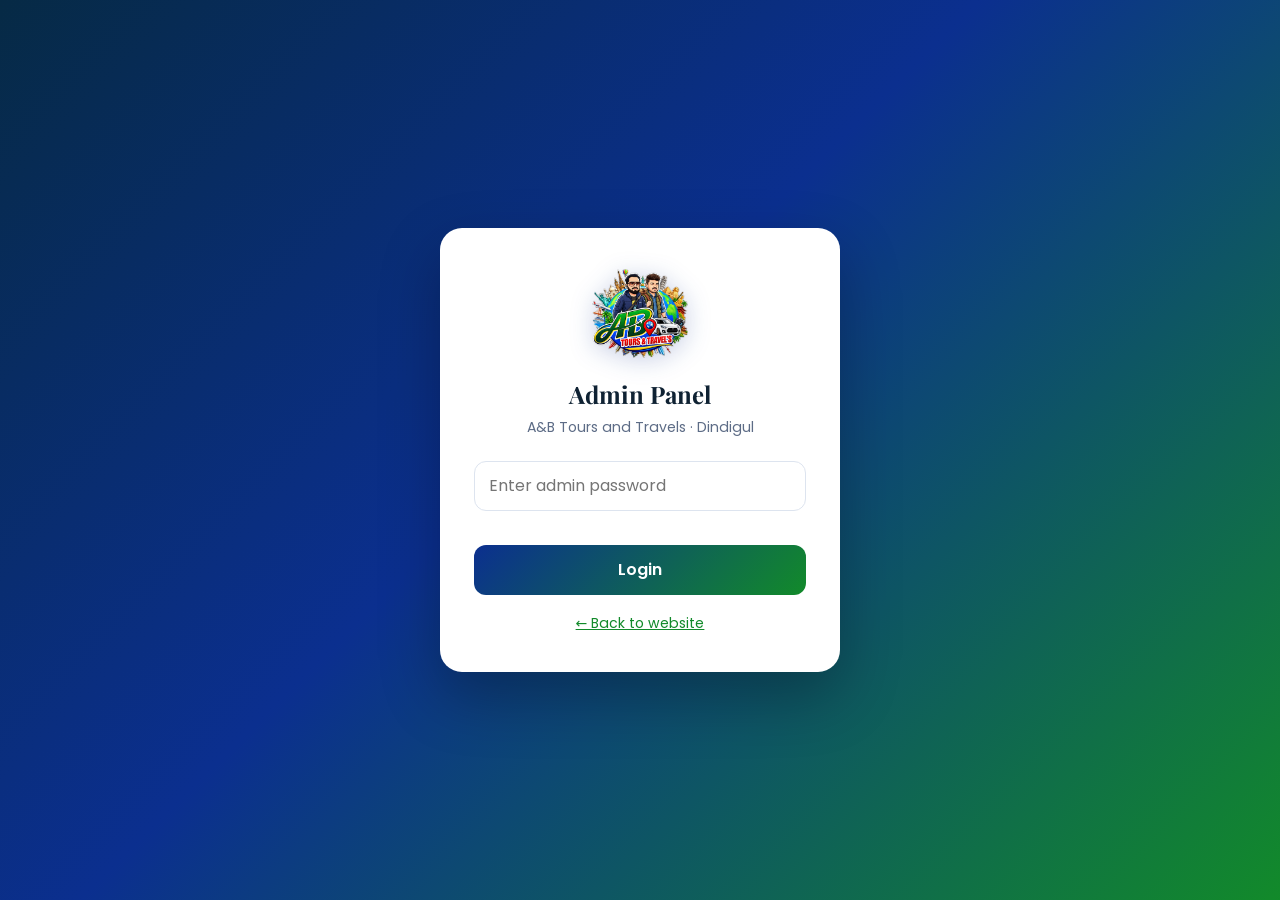
<file: admin.html>
<!DOCTYPE html>
<html lang="en">
<head>
<meta charset="UTF-8">
<meta name="viewport" content="width=device-width, initial-scale=1.0">
<link rel="icon" href="Images/favicon.ico" sizes="any">
<link rel="icon" type="image/png" href="Images/favicon.png">
<link rel="apple-touch-icon" href="Images/favicon.png">
<meta name="theme-color" content="#0b2f8f">
<title>Admin Panel — A&B Tours and Travels</title>
<link href="https://fonts.googleapis.com/css2?family=Playfair+Display:wght@700&family=Poppins:wght@300;400;500;600;700&display=swap" rel="stylesheet">
<link rel="stylesheet" href="https://cdnjs.cloudflare.com/ajax/libs/font-awesome/6.5.1/css/all.min.css">
<style>
:root{--deep:#0b2f8f;--brand:#128a2a;--tint:#e6f5e9;--sun:#f6c400;--ink:#0f2233;
--muted:#5d6c86;--line:#dde4ef;--bg:#f2f9f4;--red:#e01f16;--radius:14px}
*{box-sizing:border-box;margin:0;padding:0}
body{font-family:'Poppins',system-ui,sans-serif;background:var(--bg);color:var(--ink);line-height:1.55}
button{font-family:inherit;cursor:pointer;border:none}
a{color:var(--brand)}

/* ---------- Login ---------- */
.login-wrap{min-height:100vh;display:grid;place-items:center;padding:20px;
  background:linear-gradient(135deg,#062a45,#0b2f8f 45%,#128a2a)}
.login{background:#fff;border-radius:22px;padding:38px 34px;width:100%;max-width:400px;
  box-shadow:0 24px 60px rgba(0,0,0,.28);text-align:center}
.login .mark{width:96px;height:96px;margin:0 auto 14px;display:block;object-fit:contain;
  filter:drop-shadow(0 4px 12px rgba(11,47,143,.22))}
.login h1{font-family:'Playfair Display',serif;font-size:1.5rem;margin-bottom:4px}
.login p{color:var(--muted);font-size:.88rem;margin-bottom:22px}
.login input{width:100%;height:50px;border:1.5px solid var(--line);border-radius:12px;
  padding:0 14px;font-size:1rem;outline:none;font-family:inherit;margin-bottom:14px}
.login input:focus{border-color:var(--brand)}
.login button{width:100%;height:50px;border-radius:12px;background:linear-gradient(135deg,var(--deep),var(--brand));
  color:#fff;font-weight:600;font-size:1rem}
.err{color:var(--red);font-size:.85rem;min-height:20px}

/* ---------- Shell ---------- */
.app{display:none}
.topbar{background:var(--deep);color:#fff;padding:14px 22px;display:flex;justify-content:space-between;
  align-items:center;gap:16px;flex-wrap:wrap;position:sticky;top:0;z-index:50}
.topbar b{font-family:'Playfair Display',serif;font-size:1.15rem}
.topbar .acts{display:flex;gap:10px;flex-wrap:wrap}
.tb{background:rgba(255,255,255,.16);color:#fff;padding:9px 16px;border-radius:9px;font-size:.85rem;font-weight:500}
.tb:hover{background:rgba(255,255,255,.28)}
.tb.danger{background:rgba(255,120,100,.25)}
.tabs{background:#fff;border-bottom:1px solid var(--line);display:flex;gap:4px;padding:0 22px;overflow-x:auto;
  position:sticky;top:56px;z-index:40}
.tab{padding:14px 18px;font-size:.92rem;font-weight:500;color:var(--muted);background:none;
  border-bottom:3px solid transparent;white-space:nowrap}
.tab.on{color:var(--deep);border-bottom-color:var(--sun);font-weight:600}
.page{max-width:1200px;margin:0 auto;padding:26px 22px 70px}
.panel{display:none}.panel.on{display:block}
h2.sec{font-family:'Playfair Display',serif;font-size:1.5rem;margin-bottom:6px}
p.sub{color:var(--muted);font-size:.9rem;margin-bottom:22px}

/* ---------- Stats ---------- */
.stats{display:grid;grid-template-columns:repeat(auto-fit,minmax(170px,1fr));gap:14px;margin-bottom:26px}
.stat{background:#fff;border-radius:var(--radius);padding:18px;border:1px solid var(--line)}
.stat b{display:block;font-family:'Playfair Display',serif;font-size:1.9rem;color:var(--deep)}
.stat span{font-size:.82rem;color:var(--muted)}

/* ---------- Package rows ---------- */
.bar{display:flex;justify-content:space-between;align-items:center;gap:12px;margin-bottom:18px;flex-wrap:wrap}
.btn{background:linear-gradient(135deg,var(--deep),var(--brand));color:#fff;padding:11px 20px;
  border-radius:10px;font-weight:600;font-size:.9rem}
.btn.ghost{background:#fff;color:var(--deep);border:1.5px solid var(--line)}
.btn.warn{background:var(--red)}
.btn.small{padding:8px 14px;font-size:.82rem}
.plist{display:grid;gap:12px}
.prow{background:#fff;border:1px solid var(--line);border-radius:var(--radius);padding:16px 18px;
  display:grid;grid-template-columns:1fr auto;gap:14px;align-items:center}
.prow.off{opacity:.55}
.prow h3{font-size:1.02rem;font-family:'Poppins',sans-serif;font-weight:600;margin-bottom:5px}
.tags{display:flex;flex-wrap:wrap;gap:6px}
.tag{background:var(--tint);color:var(--deep);font-size:.74rem;padding:4px 10px;border-radius:7px;font-weight:500}
.tag.price{background:#fff8e0;color:#8a5c00;font-weight:700}
.tag.type{background:#e7f1ff;color:#0b2f8f}
.tag.dest{background:var(--deep);color:#fff;font-weight:700}
.tag.draft{background:#fde8e8;color:#a01a1a;font-weight:700}

/* destination filter row */
.destfilter{display:flex;gap:8px;flex-wrap:wrap;margin-bottom:18px}
.dfb{background:#fff;border:1.5px solid var(--line);color:var(--muted);padding:9px 18px;
  border-radius:99px;font-size:.85rem;font-weight:600;transition:all .2s}
.dfb:hover{border-color:var(--brand);color:var(--deep)}
.dfb.on{background:var(--deep);color:#fff;border-color:transparent}
.rowacts{display:flex;gap:8px;flex-wrap:wrap}
.icon{width:38px;height:38px;border-radius:10px;background:var(--tint);color:var(--deep);font-size:.92rem}
.icon.del{background:#fdeceb;color:var(--red)}
.icon.tog{background:#fff8e0;color:#8a5c00}

/* ---------- Form ---------- */
.form{background:#fff;border:1px solid var(--line);border-radius:var(--radius);padding:24px;margin-bottom:22px}
.grid{display:grid;grid-template-columns:repeat(auto-fit,minmax(220px,1fr));gap:16px}
.f{display:flex;flex-direction:column;gap:6px}
.f.full{grid-column:1/-1}
.f label{font-size:.79rem;font-weight:600;color:var(--muted)}
.f input,.f select,.f textarea{border:1.5px solid var(--line);border-radius:10px;padding:11px 13px;
  font-size:.93rem;font-family:inherit;outline:none;background:#fff;color:var(--ink);width:100%}
.f textarea{min-height:88px;resize:vertical}
.f input:focus,.f select:focus,.f textarea:focus{border-color:var(--brand)}
.f small{font-size:.74rem;color:var(--muted)}
.fhead{font-weight:600;font-size:.95rem;color:var(--deep);margin:22px 0 12px;padding-bottom:8px;
  border-bottom:1px solid var(--line)}
.fhead:first-child{margin-top:0}
.formacts{display:flex;gap:10px;margin-top:22px;flex-wrap:wrap}
.hide{display:none}

/* ---------- Toast ---------- */
#toast{position:fixed;bottom:24px;left:50%;transform:translateX(-50%) translateY(120px);
  background:var(--ink);color:#fff;padding:13px 24px;border-radius:99px;font-size:.9rem;
  box-shadow:0 10px 30px rgba(0,0,0,.3);transition:transform .35s;z-index:200}
#toast.show{transform:translateX(-50%) translateY(0)}
#toast.bad{background:var(--red)}

@media(max-width:700px){
  .prow{grid-template-columns:1fr}
  .tabs{top:auto;position:static}
  .topbar{position:static}
}
</style>
</head>
<body>

<!-- ============ LOGIN ============ -->
<div class="login-wrap" id="loginWrap">
  <div class="login">
    <img class="mark" src="Images/logo.png" alt="A&amp;B Tours and Travels logo">
    <h1>Admin Panel</h1>
    <p>A&amp;B Tours and Travels · Dindigul</p>
    <input type="password" id="pw" placeholder="Enter admin password" autocomplete="current-password">
    <div class="err" id="loginErr"></div>
    <button id="loginBtn">Login</button>
    <p style="margin-top:18px;margin-bottom:0"><a href="index.html">← Back to website</a></p>
  </div>
</div>

<!-- ============ APP ============ -->
<div class="app" id="app">
  <div class="topbar">
    <b>A&amp;B Admin</b>
    <div class="acts">
      <a class="tb" href="index.html" target="_blank"><i class="fa-solid fa-arrow-up-right-from-square"></i> View Site</a>
      <button class="tb" id="exportBtn"><i class="fa-solid fa-download"></i> Backup</button>
      <button class="tb" id="importBtn"><i class="fa-solid fa-upload"></i> Restore</button>
      <button class="tb danger" id="resetBtn"><i class="fa-solid fa-rotate-left"></i> Reset</button>
      <button class="tb" id="logoutBtn"><i class="fa-solid fa-right-from-bracket"></i> Logout</button>
    </div>
  </div>

  <div class="tabs">
    <button class="tab on" data-tab="pkgs">📦 Packages</button>
    <button class="tab" data-tab="tes">⭐ Testimonials</button>
    <button class="tab" data-tab="set">⚙️ Settings</button>
  </div>

  <div class="page">
    <!-- ---------- PACKAGES ---------- -->
    <div class="panel on" id="p-pkgs">
      <div class="stats" id="stats"></div>
      <div class="bar">
        <div><h2 class="sec">Packages</h2><p class="sub" style="margin:0">Add, edit price, or hide packages from the website.</p></div>
        <button class="btn" id="newPkg"><i class="fa-solid fa-plus"></i> Add New Package</button>
      </div>
      <div class="destfilter" id="destfilter"></div>
      <div class="form hide" id="pkgForm"></div>
      <div class="plist" id="plist"></div>
    </div>

    <!-- ---------- TESTIMONIALS ---------- -->
    <div class="panel" id="p-tes">
      <div class="bar">
        <div><h2 class="sec">Testimonials</h2><p class="sub" style="margin:0">Customer reviews shown on the website.</p></div>
        <button class="btn" id="newTes"><i class="fa-solid fa-plus"></i> Add Review</button>
      </div>
      <div class="plist" id="tlist"></div>
    </div>

    <!-- ---------- SETTINGS ---------- -->
    <div class="panel" id="p-set">
      <h2 class="sec">Business Settings</h2>
      <p class="sub">WhatsApp number, address and homepage text.</p>
      <div class="form" id="setForm"></div>
    </div>
  </div>
</div>

<input type="file" id="fileIn" accept="application/json" style="display:none">
<div id="toast"></div>

<script src="data.js"></script>
<script>
/* ================= storage ================= */
const K_PKG="ab_packages_v1", K_SET="ab_settings_v1", K_TES="ab_testimonials_v1", K_AUTH="ab_auth_v1";
const clone = o => JSON.parse(JSON.stringify(o));
function load(k,f){try{const r=localStorage.getItem(k);if(!r)return clone(f);const v=JSON.parse(r);
  return (v&&(Array.isArray(v)?v.length:Object.keys(v).length))?v:clone(f);}catch(e){return clone(f);}}
function save(k,v){localStorage.setItem(k,JSON.stringify(v));}

let SET  = Object.assign({}, AB_DEFAULT_SETTINGS, load(K_SET,{}));
let PKGS = load(K_PKG, AB_DEFAULT_PACKAGES);
let TES  = load(K_TES, AB_DEFAULT_TESTIMONIALS);

const $ = id => document.getElementById(id);
const esc = s => String(s==null?"":s).replace(/&/g,"&amp;").replace(/</g,"&lt;").replace(/>/g,"&gt;").replace(/"/g,"&quot;");
const money = n => "₹" + Number(n||0).toLocaleString("en-IN");
let toastT;
function toast(msg, bad){
  const t=$("toast"); t.textContent=msg; t.className = bad?"show bad":"show";
  clearTimeout(toastT); toastT=setTimeout(()=>t.className="",2600);
}

/* ================= login ================= */
function doLogin(){
  const pw = $("pw").value;
  if(pw === (SET.adminPassword || "tours@123")){
    sessionStorage.setItem(K_AUTH,"1"); showApp();
  } else { $("loginErr").textContent = "Wrong password. Please try again."; $("pw").value=""; }
}
function showApp(){ $("loginWrap").style.display="none"; $("app").style.display="block"; renderAll(); }
$("loginBtn").addEventListener("click", doLogin);
$("pw").addEventListener("keydown", e => { if(e.key==="Enter") doLogin(); });
$("logoutBtn").addEventListener("click", () => { sessionStorage.removeItem(K_AUTH); location.reload(); });
if(sessionStorage.getItem(K_AUTH)==="1") showApp();

/* ================= tabs ================= */
document.querySelectorAll(".tab").forEach(t => t.addEventListener("click", () => {
  document.querySelectorAll(".tab").forEach(x=>x.classList.remove("on"));
  document.querySelectorAll(".panel").forEach(x=>x.classList.remove("on"));
  t.classList.add("on"); $("p"+"-"+t.dataset.tab).classList.add("on");
}));

/* ================= packages ================= */
const DESTS = AB_DESTINATIONS;
const destName = id => (DESTS.find(d=>d.id===id)||{}).name || "—";
let dFilter = "all";

function renderStats(){
  const act = PKGS.filter(p=>p.active!==false).length;
  const prices = PKGS.filter(p=>!p.draft).map(p=>Number(p.price)||0).filter(Boolean);
  const drafts = PKGS.filter(p=>p.draft).length;
  $("stats").innerHTML = `
    <div class="stat"><b>${PKGS.length}</b><span>Total Packages</span></div>
    <div class="stat"><b>${act}</b><span>Live on Website</span></div>
    <div class="stat"><b>${DESTS.filter(d=>PKGS.some(p=>p.dest===d.id)).length}</b><span>Destinations</span></div>
    <div class="stat"><b>${drafts}</b><span>Prices To Confirm</span></div>
    <div class="stat"><b>${prices.length?money(Math.min(...prices)):"—"}</b><span>Lowest Price</span></div>`;
}

function renderDestFilter(){
  $("destfilter").innerHTML =
    `<button class="dfb ${dFilter==="all"?"on":""}" data-df="all">All (${PKGS.length})</button>` +
    DESTS.map(d=>{
      const n = PKGS.filter(p=>p.dest===d.id).length;
      return `<button class="dfb ${dFilter===d.id?"on":""}" data-df="${d.id}">${esc(d.name)} (${n})</button>`;
    }).join("");
  $("destfilter").querySelectorAll("[data-df]").forEach(b=>b.onclick=()=>{
    dFilter = b.dataset.df; renderPkgs();
  });
}

function renderPkgs(){
  renderStats();
  renderDestFilter();
  const rows = PKGS.map((p,i)=>({p,i}))
                   .filter(x => dFilter==="all" || x.p.dest===dFilter);

  $("plist").innerHTML = rows.map(({p,i})=>`
    <div class="prow ${p.active===false?'off':''}">
      <div>
        <h3>${esc(p.name)} ${p.active===false?'<span class="tag" style="background:#eee;color:#777">Hidden</span>':''}</h3>
        <div class="tags">
          <span class="tag dest">${esc(destName(p.dest))}</span>
          ${p.draft
            ? `<span class="tag draft">⚠ Confirm price — shows "On Request"</span>
               <span class="tag price">${money(p.price)} ${p.priceType==="person"?"/ person":"total"} (draft)</span>`
            : `<span class="tag price">${money(p.price)} ${p.priceType==="person"?"/ person":"total"}</span>`}
          <span class="tag">${p.days}D / ${p.nights}N</span>
          <span class="tag">${p.minPax}–${p.maxPax} pax</span>
          <span class="tag type">${esc(p.type)}</span>
          ${p.badge?`<span class="tag" style="background:#fff8e0;color:#8a5c00">${esc(p.badge)}</span>`:""}
        </div>
      </div>
      <div class="rowacts">
        <button class="btn small" data-edit="${i}"><i class="fa-solid fa-pen"></i> Edit</button>
        <button class="icon tog" data-tog="${i}" title="Show / hide"><i class="fa-solid fa-eye${p.active===false?'-slash':''}"></i></button>
        <button class="icon del" data-del="${i}" title="Delete"><i class="fa-solid fa-trash"></i></button>
      </div>
    </div>`).join("") || `<p class="sub">No packages here yet. Click "Add New Package".</p>`;

  $("plist").querySelectorAll("[data-edit]").forEach(b=>b.onclick=()=>editPkg(+b.dataset.edit));
  $("plist").querySelectorAll("[data-del]").forEach(b=>b.onclick=()=>{
    const i=+b.dataset.del;
    if(confirm('Delete "'+PKGS[i].name+'"? This cannot be undone.')){
      PKGS.splice(i,1); save(K_PKG,PKGS); renderPkgs(); toast("Package deleted");
    }});
  $("plist").querySelectorAll("[data-tog]").forEach(b=>b.onclick=()=>{
    const i=+b.dataset.tog; PKGS[i].active = PKGS[i].active===false;
    save(K_PKG,PKGS); renderPkgs(); toast(PKGS[i].active?"Package is now live":"Package hidden from site");
  });
}

const BLANK = {
  id:"", dest:"kodaikanal", name:"", type:"family", days:2, nights:1, minPax:2, maxPax:4,
  priceType:"total", price:0, draft:false, vehicle:"Private 4-Seater Cab", room:"Family Room",
  breakfast:"2 Breakfasts — Idli / Dosa / Vada (8:30 AM)",
  dinner:"1 Dinner — Chapathi + Chicken Gravy 150g (8:30 PM)",
  pickupTime:"5:00 AM", dropTime:"8:00 PM – 9:00 PM", checkIn:"10:00 AM", checkOut:"10:00 AM",
  sightseeing:"9:00 AM – 6:00 PM", badge:"", popular:false, image:"", note:"",
  itinerary:[{day:"Day 1",places:[]}], includes:[], excludes:[], active:true
};

function pkgFormHTML(p, idx){
  const it = (p.itinerary||[]).map(d => d.day + " :: " + (d.places||[]).join(", ")).join("\n");
  return `
  <div class="fhead">Basic Info</div>
  <div class="grid">
    <div class="f"><label>Destination</label>
      <select id="x_dest">
        ${DESTS.map(d=>`<option value="${d.id}" ${(p.dest||"kodaikanal")===d.id?"selected":""}>${esc(d.name)}, ${esc(d.state)}</option>`).join("")}
      </select></div>
    <div class="f"><label>Package Name</label><input id="x_name" value="${esc(p.name)}" placeholder="e.g. Kodaikanal Couple Package"></div>
    <div class="f"><label>Package Type</label>
      <select id="x_type">
        ${["couple","family","offer","group"].map(t=>`<option value="${t}" ${p.type===t?"selected":""}>${t.charAt(0).toUpperCase()+t.slice(1)}</option>`).join("")}
      </select><small>Couple → shown for 2 adults. Offer → shown for 7+ groups.</small></div>
    <div class="f"><label>Ribbon Text (optional)</label><input id="x_badge" value="${esc(p.badge)}" placeholder="e.g. Best Value"></div>
    <div class="f"><label>Days</label><input type="number" id="x_days" value="${p.days}" min="1" max="10"></div>
    <div class="f"><label>Nights</label><input type="number" id="x_nights" value="${p.nights}" min="0" max="9"></div>
    <div class="f"><label>Minimum People</label><input type="number" id="x_minPax" value="${p.minPax}" min="1"></div>
    <div class="f"><label>Maximum People</label><input type="number" id="x_maxPax" value="${p.maxPax}" min="1"></div>
  </div>

  <div class="fhead">Pricing</div>
  <div class="grid">
    <div class="f"><label>Price (₹)</label><input type="number" id="x_price" value="${p.price}" min="0"></div>
    <div class="f"><label>Price Type</label>
      <select id="x_priceType">
        <option value="total" ${p.priceType==="total"?"selected":""}>Total for the whole group</option>
        <option value="person" ${p.priceType==="person"?"selected":""}>Per person</option>
      </select></div>
    <div class="f full" style="background:#fffaf0;border:1px solid #f0dfa6;border-radius:10px;padding:14px">
      <label style="color:#8a5c00"><input type="checkbox" id="x_draft" ${p.draft?"checked":""}
        style="width:auto;margin-right:8px">Price not confirmed yet — show "On Request" on the website</label>
      <small>Tick this while you're still deciding the rate. Customers see "On Request" and are asked to message you. Untick it once the price is final.</small></div>
    <div class="f full"><label>Special Note (optional)</label>
      <input id="x_note" value="${esc(p.note)}" placeholder="e.g. Offer valid for groups of 7 members and above only."></div>
  </div>

  <div class="fhead">Cab, Room &amp; Food</div>
  <div class="grid">
    <div class="f"><label>Vehicle</label><input id="x_vehicle" value="${esc(p.vehicle)}"></div>
    <div class="f"><label>Room Type</label><input id="x_room" value="${esc(p.room)}"></div>
    <div class="f full"><label>Breakfast</label><input id="x_breakfast" value="${esc(p.breakfast)}"></div>
    <div class="f full"><label>Dinner</label><input id="x_dinner" value="${esc(p.dinner)}"></div>
  </div>

  <div class="fhead">Timings</div>
  <div class="grid">
    <div class="f"><label>Pickup Time</label><input id="x_pickupTime" value="${esc(p.pickupTime)}"></div>
    <div class="f"><label>Drop Time</label><input id="x_dropTime" value="${esc(p.dropTime)}"></div>
    <div class="f"><label>Check In</label><input id="x_checkIn" value="${esc(p.checkIn)}"></div>
    <div class="f"><label>Check Out</label><input id="x_checkOut" value="${esc(p.checkOut)}"></div>
    <div class="f"><label>Sightseeing Hours</label><input id="x_sightseeing" value="${esc(p.sightseeing)}"></div>
    <div class="f"><label>Card Image URL (optional)</label><input id="x_image" value="${esc(p.image)}" placeholder="assets/couple.jpg"></div>
  </div>

  <div class="fhead">Itinerary</div>
  <div class="grid">
    <div class="f full"><label>One day per line — format:  Day 1 :: Place, Place, Place</label>
      <textarea id="x_it" style="min-height:150px">${esc(it)}</textarea>
      <small>Example → Day 1 :: Manjalar Dam, Silver Cascade Falls, Coaker's Walk</small></div>
  </div>

  <div class="fhead">Includes &amp; Excludes</div>
  <div class="grid">
    <div class="f"><label>Includes (one per line)</label><textarea id="x_inc">${esc((p.includes||[]).join("\n"))}</textarea></div>
    <div class="f"><label>Excludes (one per line)</label><textarea id="x_exc">${esc((p.excludes||[]).join("\n"))}</textarea></div>
    <div class="f full"><label><input type="checkbox" id="x_active" ${p.active!==false?"checked":""} style="width:auto;margin-right:8px">Show this package on the website</label></div>
  </div>

  <div class="formacts">
    <button class="btn" id="savePkg"><i class="fa-solid fa-check"></i> ${idx===null?"Add Package":"Save Changes"}</button>
    <button class="btn ghost" id="cancelPkg">Cancel</button>
  </div>`;
}

function openPkgForm(p, idx){
  const f = $("pkgForm");
  f.classList.remove("hide");
  f.innerHTML = pkgFormHTML(p, idx);
  f.scrollIntoView({behavior:"smooth", block:"start"});
  $("cancelPkg").onclick = () => { f.classList.add("hide"); f.innerHTML=""; };
  $("savePkg").onclick = () => {
    const g = id => $("x_"+id).value.trim();
    const n = id => Number($("x_"+id).value)||0;
    if(!g("name")){ toast("Please enter a package name", true); return; }

    const itinerary = g("it").split("\n").map(l=>l.trim()).filter(Boolean).map(line=>{
      const parts = line.split("::");
      return { day:(parts[0]||"Day").trim(),
               places:(parts[1]||"").split(",").map(s=>s.trim()).filter(Boolean) };
    });
    const obj = {
      id: p.id || ("pkg-" + Date.now()),
      dest: $("x_dest").value,
      name:g("name"), type:$("x_type").value, badge:g("badge"),
      days:n("days"), nights:n("nights"), minPax:n("minPax")||1, maxPax:n("maxPax")||99,
      price:n("price"), priceType:$("x_priceType").value, draft:$("x_draft").checked, note:g("note"),
      vehicle:g("vehicle"), room:g("room"), breakfast:g("breakfast"), dinner:g("dinner"),
      pickupTime:g("pickupTime"), dropTime:g("dropTime"), checkIn:g("checkIn"),
      checkOut:g("checkOut"), sightseeing:g("sightseeing"), image:g("image"),
      itinerary,
      includes:g("inc").split("\n").map(s=>s.trim()).filter(Boolean),
      excludes:g("exc").split("\n").map(s=>s.trim()).filter(Boolean),
      popular: !!p.popular,
      active: $("x_active").checked
    };
    if(idx===null) PKGS.push(obj); else PKGS[idx]=obj;
    save(K_PKG, PKGS);
    f.classList.add("hide"); f.innerHTML="";
    renderPkgs();
    toast(idx===null ? "Package added" : "Changes saved");
  };
}
$("newPkg").onclick = () => openPkgForm(clone(BLANK), null);
function editPkg(i){ openPkgForm(clone(PKGS[i]), i); }

/* ================= testimonials ================= */
function renderTes(){
  $("tlist").innerHTML = TES.map((t,i)=>`
    <div class="prow">
      <div>
        <h3>${esc(t.name)} <span class="tag">${esc(t.place||"")}</span>
          <span class="tag" style="background:#fff8e0;color:#8a5c00">${"★".repeat(Math.max(1,Math.min(5,t.stars||5)))}</span></h3>
        <p style="font-size:.88rem;color:var(--muted)">${esc(t.text)}</p>
      </div>
      <div class="rowacts">
        <button class="btn small" data-te="${i}"><i class="fa-solid fa-pen"></i> Edit</button>
        <button class="icon del" data-td="${i}"><i class="fa-solid fa-trash"></i></button>
      </div>
    </div>`).join("") || `<p class="sub">No reviews yet.</p>`;

  $("tlist").querySelectorAll("[data-te]").forEach(b=>b.onclick=()=>editTes(+b.dataset.te));
  $("tlist").querySelectorAll("[data-td]").forEach(b=>b.onclick=()=>{
    const i=+b.dataset.td;
    if(confirm("Delete this review?")){ TES.splice(i,1); save(K_TES,TES); renderTes(); toast("Review deleted"); }
  });
}
function editTes(i){
  const t = i===null ? {name:"",place:"",stars:5,text:""} : clone(TES[i]);
  const name = prompt("Customer name:", t.name); if(name===null) return;
  const place = prompt("City / place:", t.place||""); if(place===null) return;
  const stars = prompt("Star rating (1–5):", t.stars||5); if(stars===null) return;
  const text = prompt("Review text:", t.text); if(text===null) return;
  const obj = {name:name.trim(), place:place.trim(), stars:Math.max(1,Math.min(5,Number(stars)||5)), text:text.trim()};
  if(i===null) TES.push(obj); else TES[i]=obj;
  save(K_TES,TES); renderTes(); toast("Review saved");
}
$("newTes").onclick = () => editTes(null);

/* ================= settings ================= */
function renderSet(){
  $("setForm").innerHTML = `
  <div class="fhead">Business Details</div>
  <div class="grid">
    <div class="f"><label>Company Name</label><input id="s_company" value="${esc(SET.company)}"></div>
    <div class="f"><label>WhatsApp Number</label><input id="s_whatsapp" value="${esc(SET.whatsapp)}">
      <small>Country code + number, digits only. India → 91 then the 10-digit number.</small></div>
    <div class="f full"><label>Office Address</label><input id="s_address" value="${esc(SET.address)}"></div>
    <div class="f full"><label>Google Maps Search Text</label><input id="s_mapQuery" value="${esc(SET.mapQuery)}">
      <small>What the map should search for. Address works fine.</small></div>
    <div class="f full"><label>Phone Numbers (one per line)</label><textarea id="s_phones">${esc((SET.phones||[]).join("\n"))}</textarea></div>
    <div class="f full"><label>Pickup Points (one per line)</label><textarea id="s_pickup">${esc((SET.pickupPoints||[]).join("\n"))}</textarea></div>
    <div class="f full"><label>Instagram URL</label><input id="s_instagram" value="${esc(SET.instagram)}"></div>
  </div>

  <div class="fhead">Homepage Text</div>
  <div class="grid">
    <div class="f"><label>Hero Title</label><input id="s_heroTitle" value="${esc(SET.heroTitle)}"></div>
    <div class="f full"><label>Hero Subtitle</label><textarea id="s_heroSubtitle">${esc(SET.heroSubtitle)}</textarea></div>
  </div>

  <div class="fhead">Security</div>
  <div class="grid">
    <div class="f"><label>Admin Password</label><input id="s_adminPassword" value="${esc(SET.adminPassword)}">
      <small>Changing this logs you out on next visit.</small></div>
  </div>

  <div class="formacts"><button class="btn" id="saveSet"><i class="fa-solid fa-check"></i> Save Settings</button></div>`;

  $("saveSet").onclick = () => {
    const g = id => $("s_"+id).value.trim();
    SET = Object.assign({}, SET, {
      company:g("company"), whatsapp:g("whatsapp").replace(/\D/g,""),
      address:g("address"), mapQuery:g("mapQuery"),
      phones:g("phones").split("\n").map(s=>s.trim()).filter(Boolean),
      pickupPoints:g("pickup").split("\n").map(s=>s.trim()).filter(Boolean),
      instagram:g("instagram"), heroTitle:g("heroTitle"), heroSubtitle:g("heroSubtitle"),
      adminPassword:g("adminPassword") || "tours@123"
    });
    save(K_SET, SET); toast("Settings saved");
  };
}

/* ================= backup / restore / reset ================= */
$("exportBtn").onclick = () => {
  const blob = new Blob([JSON.stringify({packages:PKGS, settings:SET, testimonials:TES}, null, 2)],
    {type:"application/json"});
  const a = document.createElement("a");
  a.href = URL.createObjectURL(blob);
  a.download = "ab-tours-backup-" + new Date().toISOString().slice(0,10) + ".json";
  a.click(); URL.revokeObjectURL(a.href);
  toast("Backup file downloaded");
};
$("importBtn").onclick = () => $("fileIn").click();
$("fileIn").onchange = e => {
  const f = e.target.files[0]; if(!f) return;
  const r = new FileReader();
  r.onload = () => {
    try{
      const d = JSON.parse(r.result);
      if(d.packages) { PKGS = d.packages; save(K_PKG, PKGS); }
      if(d.settings) { SET = Object.assign({}, AB_DEFAULT_SETTINGS, d.settings); save(K_SET, SET); }
      if(d.testimonials){ TES = d.testimonials; save(K_TES, TES); }
      renderAll(); toast("Backup restored");
    }catch(err){ toast("Invalid backup file", true); }
    e.target.value = "";
  };
  r.readAsText(f);
};
$("resetBtn").onclick = () => {
  if(!confirm("Reset everything back to the original packages and settings? Your edits will be lost.")) return;
  localStorage.removeItem(K_PKG); localStorage.removeItem(K_SET); localStorage.removeItem(K_TES);
  PKGS = clone(AB_DEFAULT_PACKAGES); SET = clone(AB_DEFAULT_SETTINGS); TES = clone(AB_DEFAULT_TESTIMONIALS);
  renderAll(); toast("Reset to defaults");
};

function renderAll(){ renderPkgs(); renderTes(); renderSet(); }
</script>
</body>
</html>
                    <!-- FINISH -->
</file>
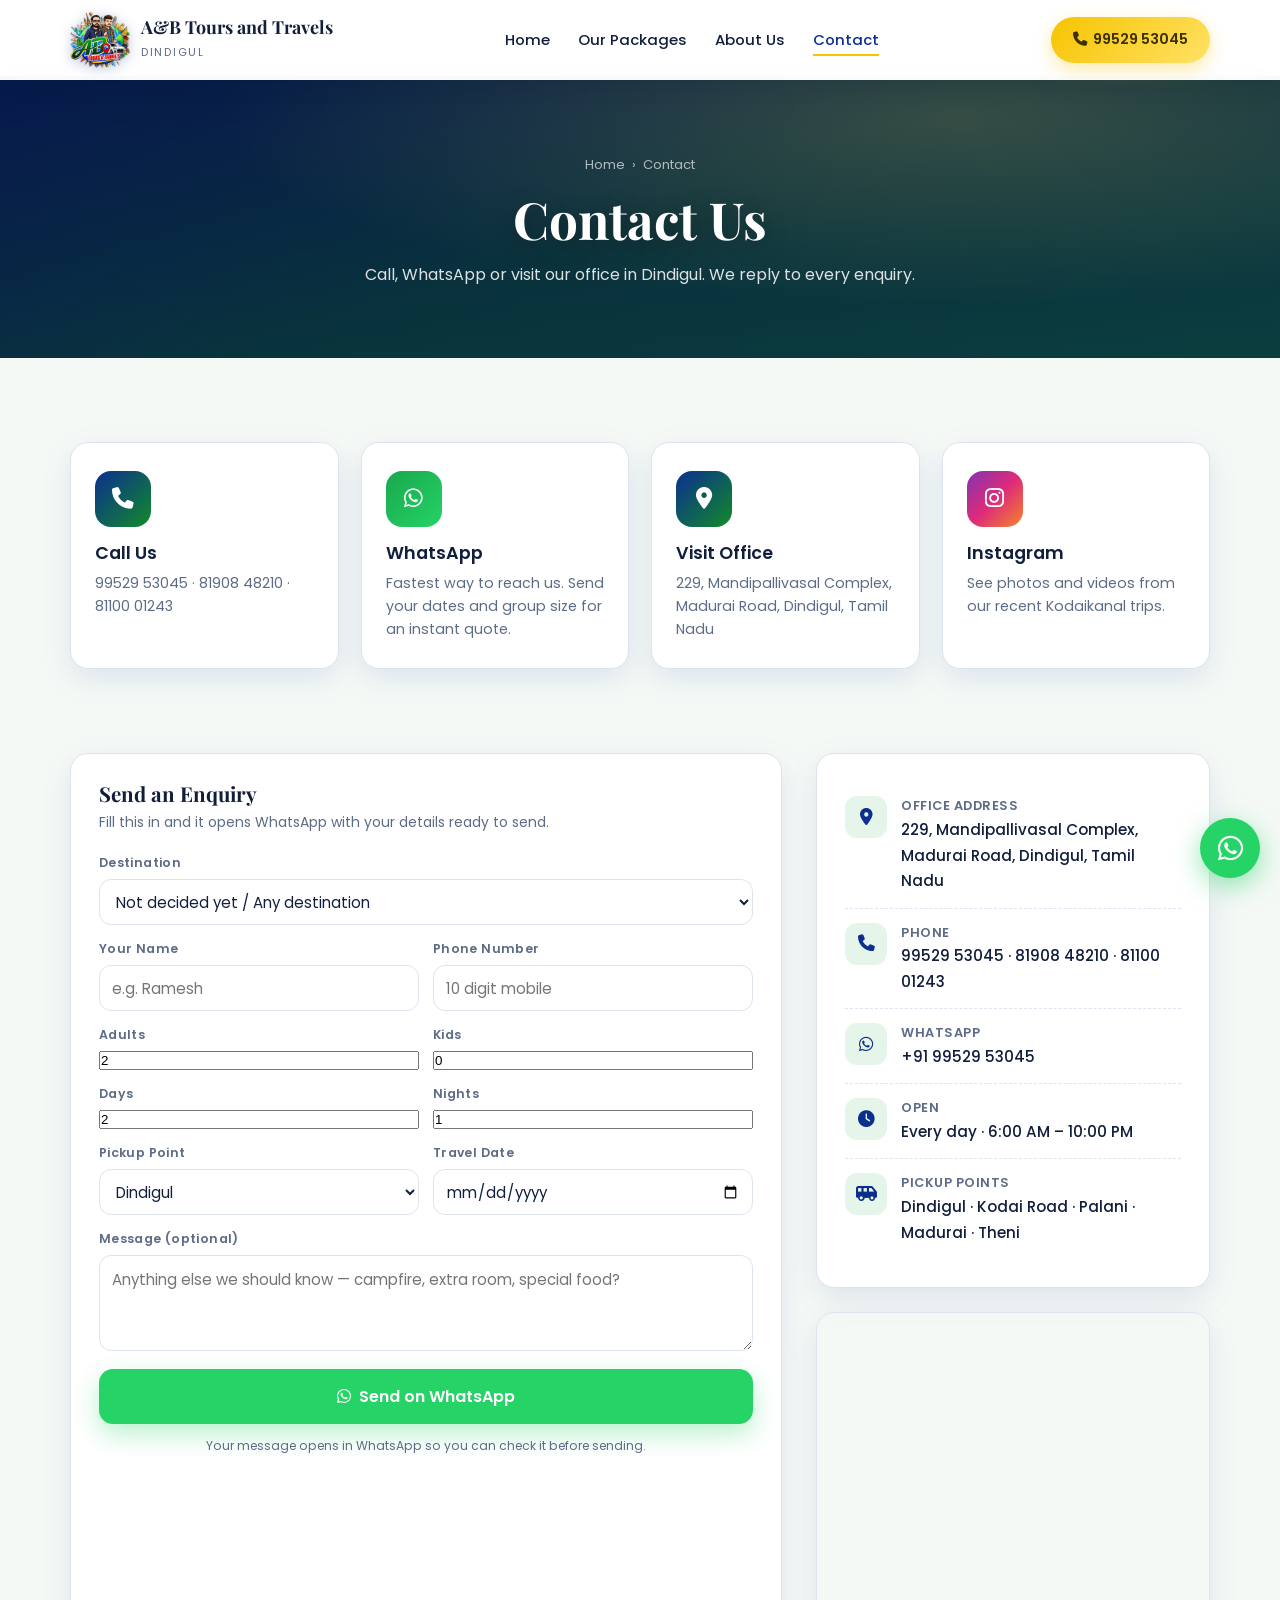
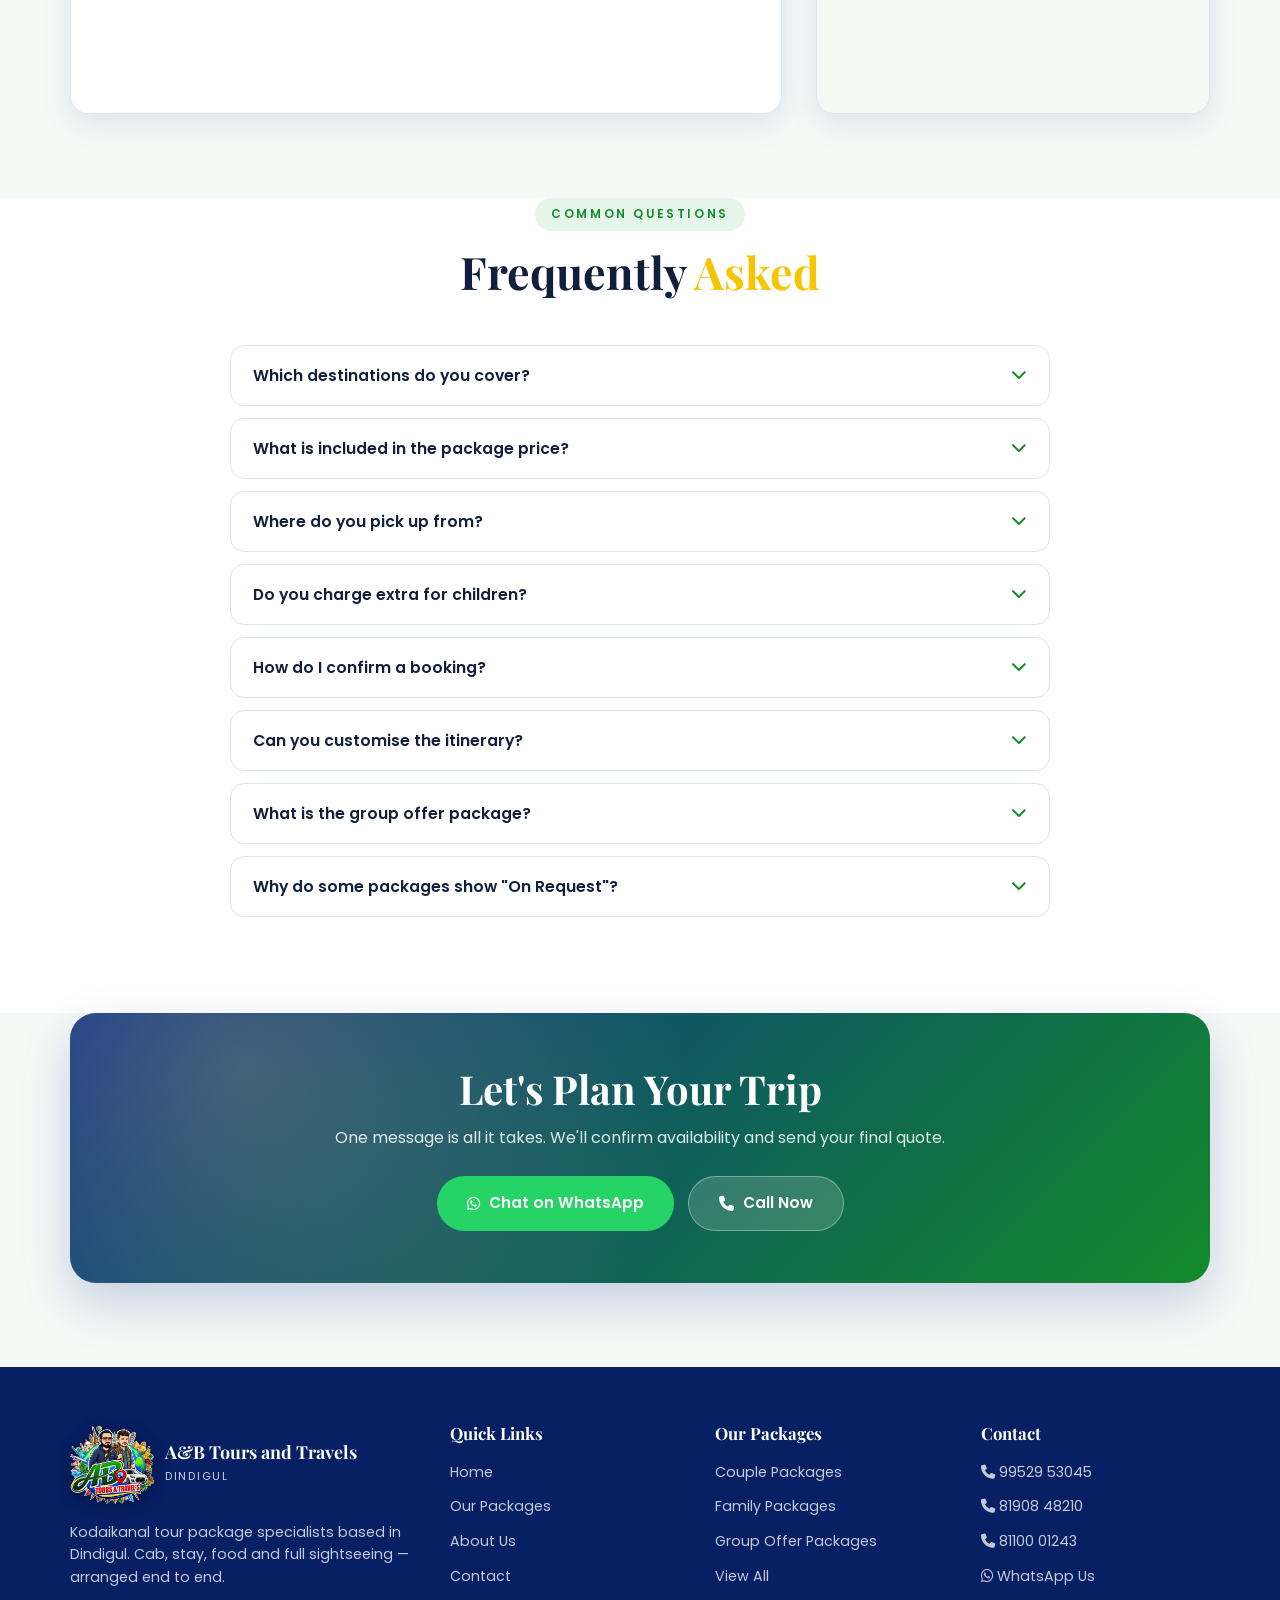
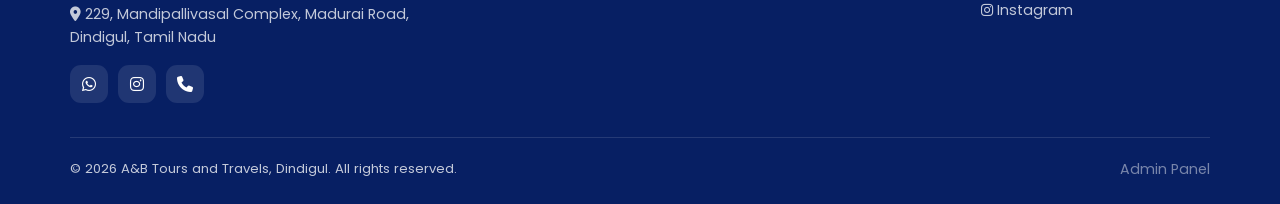
<file: contact.html>
<!DOCTYPE html>
<html lang="en">
<head>
<meta charset="UTF-8">
<meta name="viewport" content="width=device-width, initial-scale=1.0">
<link rel="icon" href="Images/favicon.ico" sizes="any">
<link rel="icon" type="image/png" href="Images/favicon.png">
<link rel="apple-touch-icon" href="Images/favicon.png">
<meta name="theme-color" content="#0b2f8f">
<title>Contact Us — A&B Tours and Travels, Dindigul</title>
<meta name="description" content="Contact A&B Tours and Travels, Dindigul. Call 99529 53045 or message on WhatsApp for Kodaikanal tour package bookings.">
<link rel="preconnect" href="https://fonts.googleapis.com">
<link rel="preconnect" href="https://fonts.gstatic.com" crossorigin>
<link href="https://fonts.googleapis.com/css2?family=Playfair+Display:wght@600;700&family=Poppins:wght@300;400;500;600;700&display=swap" rel="stylesheet">
<link rel="stylesheet" href="https://cdnjs.cloudflare.com/ajax/libs/font-awesome/6.5.1/css/all.min.css">
<link rel="stylesheet" href="style.css">
</head>
<body>

<header id="hdr"></header>

<section class="pagehead">
  <div class="wrap">
    <div class="crumb"><a href="index.html">Home</a><span>›</span>Contact</div>
    <h1>Contact Us</h1>
    <p>Call, WhatsApp or visit our office in Dindigul. We reply to every enquiry.</p>
  </div>
</section>

<!-- ================= QUICK CONTACT ================= -->
<section class="section" style="padding-bottom:0">
  <div class="wrap">
    <div class="hl">
      <a class="hl-item reveal" id="qCall">
        <div class="hl-ico"><i class="fa-solid fa-phone"></i></div>
        <h3>Call Us</h3>
        <p id="qCallTxt"></p>
      </a>
      <a class="hl-item reveal" id="qWa" target="_blank" rel="noopener">
        <div class="hl-ico" style="background:linear-gradient(135deg,#1aa84e,#25d366)">
          <i class="fa-brands fa-whatsapp"></i></div>
        <h3>WhatsApp</h3>
        <p>Fastest way to reach us. Send your dates and group size for an instant quote.</p>
      </a>
      <a class="hl-item reveal" id="qMap" target="_blank" rel="noopener">
        <div class="hl-ico"><i class="fa-solid fa-location-dot"></i></div>
        <h3>Visit Office</h3>
        <p id="qAddr"></p>
      </a>
      <a class="hl-item reveal" id="qIg" target="_blank" rel="noopener">
        <div class="hl-ico" style="background:linear-gradient(135deg,#8134af,#dd2a7b,#f58529)">
          <i class="fa-brands fa-instagram"></i></div>
        <h3>Instagram</h3>
        <p>See photos and videos from our recent Kodaikanal trips.</p>
      </a>
    </div>
  </div>
</section>

<!-- ================= FORM + DETAILS ================= -->
<section class="section">
  <div class="wrap contact-grid">

    <!-- enquiry form -->
    <div class="cform reveal">
      <h3>Send an Enquiry</h3>
      <p class="sub">Fill this in and it opens WhatsApp with your details ready to send.</p>
      <div class="f-grid">
        <div class="field" style="grid-column:1/-1"><label>Destination</label>
          <select id="dest"></select></div>
        <div class="field"><label>Your Name</label>
          <input type="text" id="cName" placeholder="e.g. Ramesh"></div>
        <div class="field"><label>Phone Number</label>
          <input type="tel" id="cPhone" placeholder="10 digit mobile"></div>
        <div class="field"><label>Adults</label>
          <input type="number" id="adults" value="2" min="1" max="60"></div>
        <div class="field"><label>Kids</label>
          <input type="number" id="kids" value="0" min="0" max="30"></div>
        <div class="field"><label>Days</label>
          <input type="number" id="days" value="2" min="1" max="10"></div>
        <div class="field"><label>Nights</label>
          <input type="number" id="nights" value="1" min="0" max="9"></div>
        <div class="field"><label>Pickup Point</label>
          <select id="pickup"></select></div>
        <div class="field"><label>Travel Date</label>
          <input type="date" id="tdate"></div>
      </div>
      <div class="field" style="margin-top:14px">
        <label>Message (optional)</label>
        <textarea id="cMsg" placeholder="Anything else we should know — campfire, extra room, special food?"></textarea>
      </div>
      <button class="btn-primary" id="sendBtn">
        <i class="fa-brands fa-whatsapp"></i>&nbsp; Send on WhatsApp</button>
      <p class="f-note">Your message opens in WhatsApp so you can check it before sending.</p>
    </div>

    <!-- details + map -->
    <div>
      <div class="cbox reveal" style="margin-bottom:24px">
        <div class="cline">
          <i class="fa-solid fa-location-dot"></i>
          <div><b>OFFICE ADDRESS</b><span id="cAddr"></span></div>
        </div>
        <div class="cline">
          <i class="fa-solid fa-phone"></i>
          <div><b>PHONE</b><span id="cPhones"></span></div>
        </div>
        <div class="cline">
          <i class="fa-brands fa-whatsapp"></i>
          <div><b>WHATSAPP</b><a id="cWa" href="#" target="_blank" rel="noopener"></a></div>
        </div>
        <div class="cline">
          <i class="fa-solid fa-clock"></i>
          <div><b>OPEN</b><span>Every day · 6:00 AM – 10:00 PM</span></div>
        </div>
        <div class="cline">
          <i class="fa-solid fa-van-shuttle"></i>
          <div><b>PICKUP POINTS</b><span id="cPickup"></span></div>
        </div>
      </div>
      <div class="map-box reveal">
        <iframe id="map" loading="lazy" referrerpolicy="no-referrer-when-downgrade" title="Office location"></iframe>
      </div>
    </div>
  </div>
</section>

<!-- ================= FAQ ================= -->
<section class="section" style="background:#fff;padding-top:0">
  <div class="wrap">
    <div class="section-head reveal">
      <span class="eyebrow">Common Questions</span>
      <h2>Frequently <span class="gold">Asked</span></h2>
    </div>
    <div class="faq" id="faq"></div>
  </div>
</section>

<!-- ================= CTA ================= -->
<section class="section" style="padding-top:0">
  <div class="wrap">
    <div class="cta reveal">
      <h2>Let's Plan Your Trip</h2>
      <p>One message is all it takes. We'll confirm availability and send your final quote.</p>
      <div class="cta-btns">
        <a class="cta-wa" id="ctaWa" href="#" target="_blank" rel="noopener">
          <i class="fa-brands fa-whatsapp"></i> Chat on WhatsApp</a>
        <a class="cta-ph" id="ctaPh" href="#"><i class="fa-solid fa-phone"></i> Call Now</a>
      </div>
    </div>
  </div>
</section>

<footer id="ftr"></footer>

<script src="data.js"></script>
<script src="common.js"></script>
<script>
document.addEventListener("DOMContentLoaded", () => {
  abInit("contact.html");

  const ph1 = (SET.phones && SET.phones[0]) || "99529 53045";
  const mapUrl = "https://www.google.com/maps/search/?api=1&query=" +
                 encodeURIComponent(SET.mapQuery || SET.address);

  /* quick contact tiles */
  document.getElementById("qCall").href = telHref(ph1);
  document.getElementById("qCallTxt").textContent = (SET.phones||[]).join(" · ");
  document.getElementById("qWa").href = waHello();
  document.getElementById("qMap").href = mapUrl;
  document.getElementById("qAddr").textContent = SET.address;
  document.getElementById("qIg").href = SET.instagram;

  /* details box */
  document.getElementById("cAddr").textContent = SET.address;
  document.getElementById("cPhones").innerHTML =
    (SET.phones||[]).map(p => `<a href="${telHref(p)}">${esc(p)}</a>`).join(" · ");
  document.getElementById("cWa").href = waHello();
  document.getElementById("cWa").textContent = "+91 " + ph1;
  document.getElementById("cPickup").textContent = (SET.pickupPoints||[]).join(" · ");
  document.getElementById("map").src =
    "https://www.google.com/maps?q=" + encodeURIComponent(SET.mapQuery || SET.address) + "&output=embed";

  document.getElementById("ctaWa").href = waHello();
  document.getElementById("ctaPh").href = telHref(ph1);

  /* pickup + destination dropdowns */
  document.getElementById("pickup").innerHTML =
    (SET.pickupPoints||["Dindigul"]).map(p => `<option>${esc(p)}</option>`).join("");
  document.getElementById("dest").innerHTML =
    `<option value="all">Not decided yet / Any destination</option>` +
    liveDests().map(d => `<option value="${esc(d.id)}">${esc(d.name)}, ${esc(d.state)}</option>`).join("");

  /* keep nights sensible */
  const dEl = document.getElementById("days"), nEl = document.getElementById("nights");
  dEl.addEventListener("change", () => nEl.value = Math.max(0, Number(dEl.value) - 1));

  /* enquiry form → WhatsApp */
  document.getElementById("sendBtn").addEventListener("click", () => {
    const q = readFinder();
    const name = document.getElementById("cName").value.trim();
    const phone = document.getElementById("cPhone").value.trim();
    const msg = document.getElementById("cMsg").value.trim();

    if(!name){ alert("Please enter your name."); document.getElementById("cName").focus(); return; }

    /* suggest the best-fitting package so the office gets a head start */
    const res = matchPackages(q);
    const top = res.list[0];

    const L = ["*Enquiry — " + SET.company + "*", ""];
    L.push("🙍 *Name:* " + name);
    if(phone) L.push("📞 *Phone:* " + phone);
    L.push("🗺 *Destination:* " + (q.dest === "all" ? "Not decided yet" : destName(q.dest)));
    L.push("👥 *Adults:* " + q.adults);
    L.push("🧒 *Kids:* " + q.kids);
    L.push("📅 *Days / Nights:* " + q.days + " / " + q.nights);
    L.push("📍 *Pickup:* " + q.pickup);
    if(q.date) L.push("🗓 *Travel Date:* " + q.date);
    if(top){
      L.push("");
      L.push("📦 *Interested in:* " + top.p.name +
             (top.p.draft ? " (price on request)" : " (" + money(top.total) + ")"));
    }
    if(msg){ L.push(""); L.push("💬 *Message:* " + msg); }
    L.push("");
    L.push("Please send me the final quote. Thank you!");

    window.open(waBase() + "?text=" + encodeURIComponent(L.join("\n")), "_blank");
  });

  /* FAQ */
  const FAQ = [
    ["Which destinations do you cover?",
     "Kodaikanal in Tamil Nadu, and Munnar, Thekkady and Vagamon in Kerala. All trips start from our Dindigul office, and we can combine two destinations into one trip on request."],
    ["What is included in the package price?",
     "Private cab for the whole trip, accommodation, breakfast and dinner as listed, plus toll, parking and driver charges. Lunch, campfire and personal expenses are not included, and the driver food allowance is ₹300 per day. For Kerala trips, park entry tickets, boating charges and interstate permits are extra."],
    ["Where do you pick up from?",
     "Dindigul, Kodai Road, Palani, Madurai and Theni. Kodaikanal pickup is at 5:00 AM; Kerala trips start earlier, around 4:00 to 4:30 AM, and drop is between 9:00 PM and 10:00 PM on the last day."],
    ["Do you charge extra for children?",
     "Children below 7 years travel without a food charge. Above 7 years, food charges are extra. Tell us the ages when you enquire and we'll confirm the exact price."],
    ["How do I confirm a booking?",
     "Message us on WhatsApp with your dates and group size. Once we confirm availability, the booking is held with an advance payment."],
    ["Can you customise the itinerary?",
     "Yes. Extra days, additional rooms, a bigger vehicle, campfire or specific sightseeing spots can all be arranged — just mention it in your message."],
    ["What is the group offer package?",
     "For groups of 7 members and above we offer per-person pricing. Kodaikanal is ₹2,500 per person for 2 days / 1 night and ₹3,700 per person for 3 days / 2 nights, including cab, room and food. Munnar, Thekkady and Vagamon group rates are shared on request."],
    ["Why do some packages show \"On Request\"?",
     "Our Kerala packages — Munnar, Thekkady and Vagamon — are priced per trip depending on the season, the hotel and your group size. Message us with your dates and we'll send a firm quote the same day."]
  ];
  document.getElementById("faq").innerHTML = FAQ.map(([q,a]) => `
    <div class="faq-item reveal">
      <button class="faq-q">${q}<i class="fa-solid fa-chevron-down"></i></button>
      <div class="faq-a"><p>${a}</p></div>
    </div>`).join("");
  document.querySelectorAll(".faq-q").forEach(b =>
    b.addEventListener("click", () => b.parentElement.classList.toggle("open")));
});
</script>
</body>
</html>
</file>
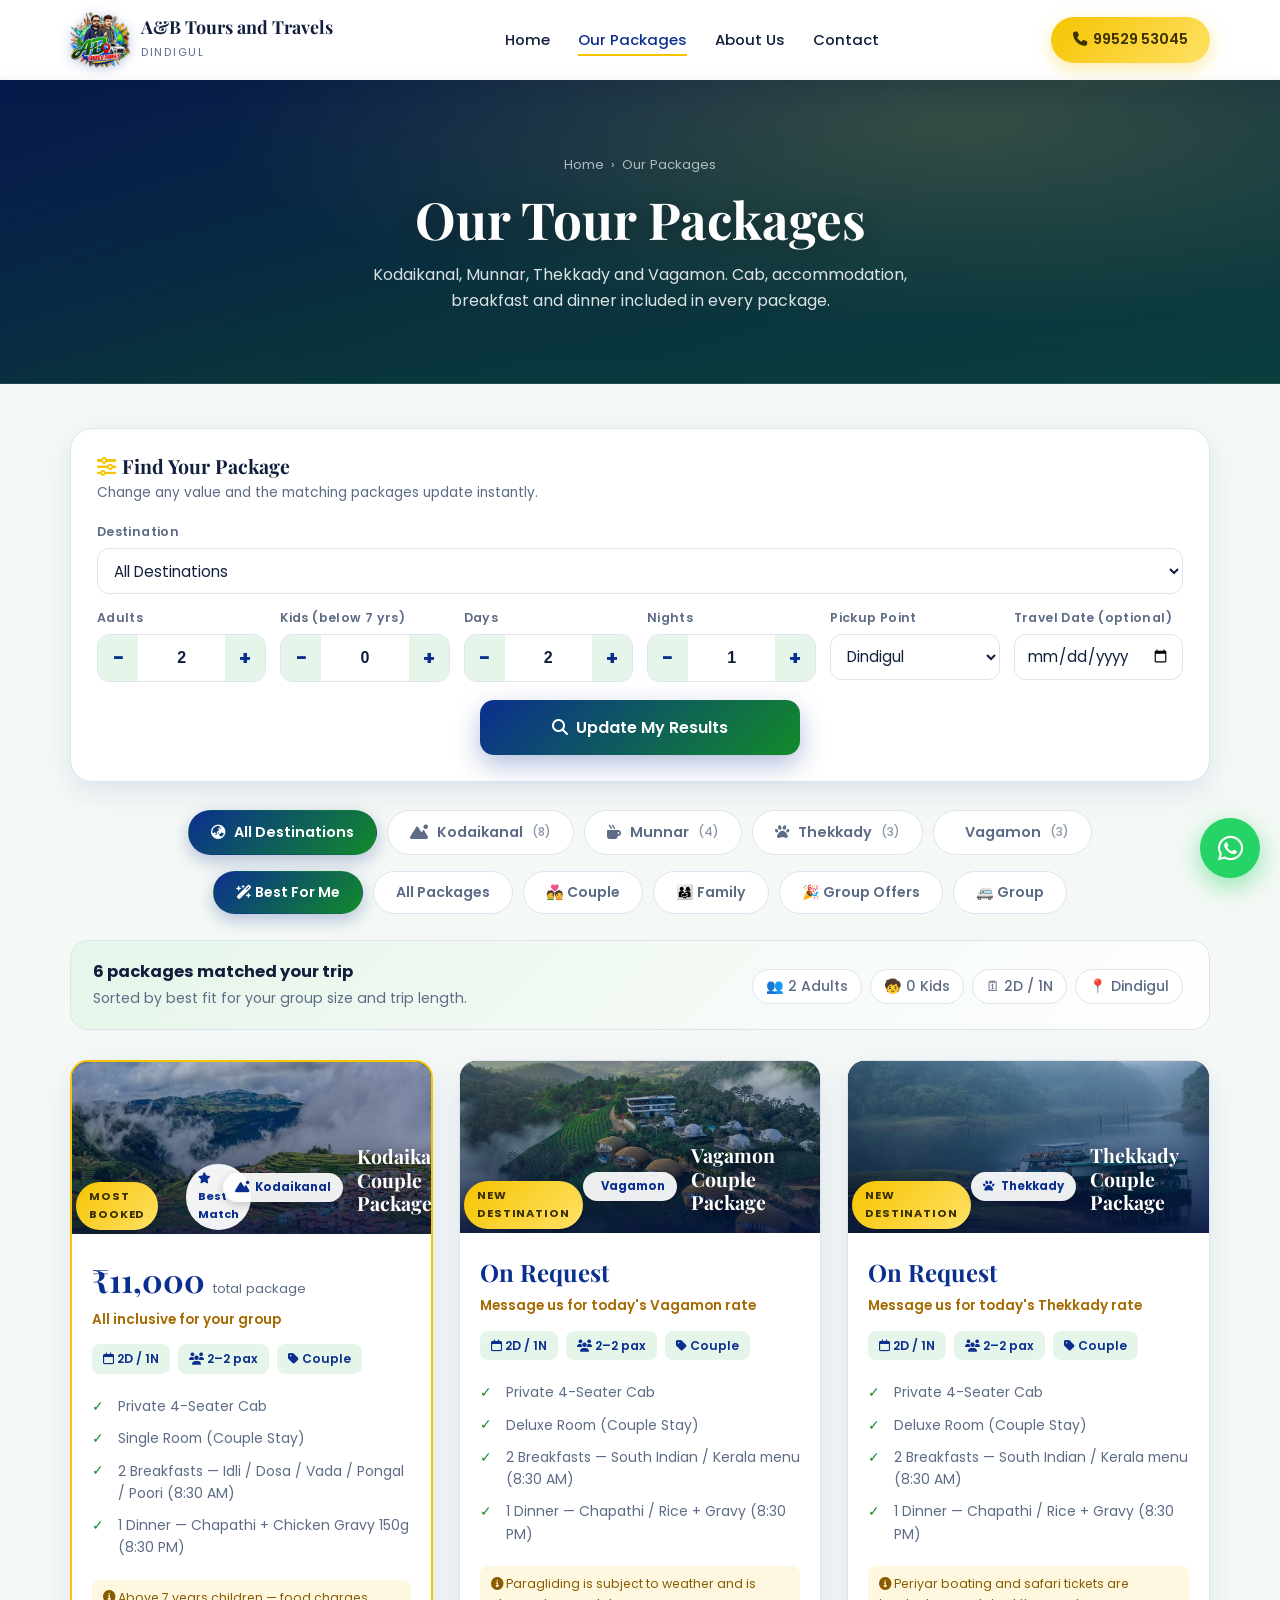
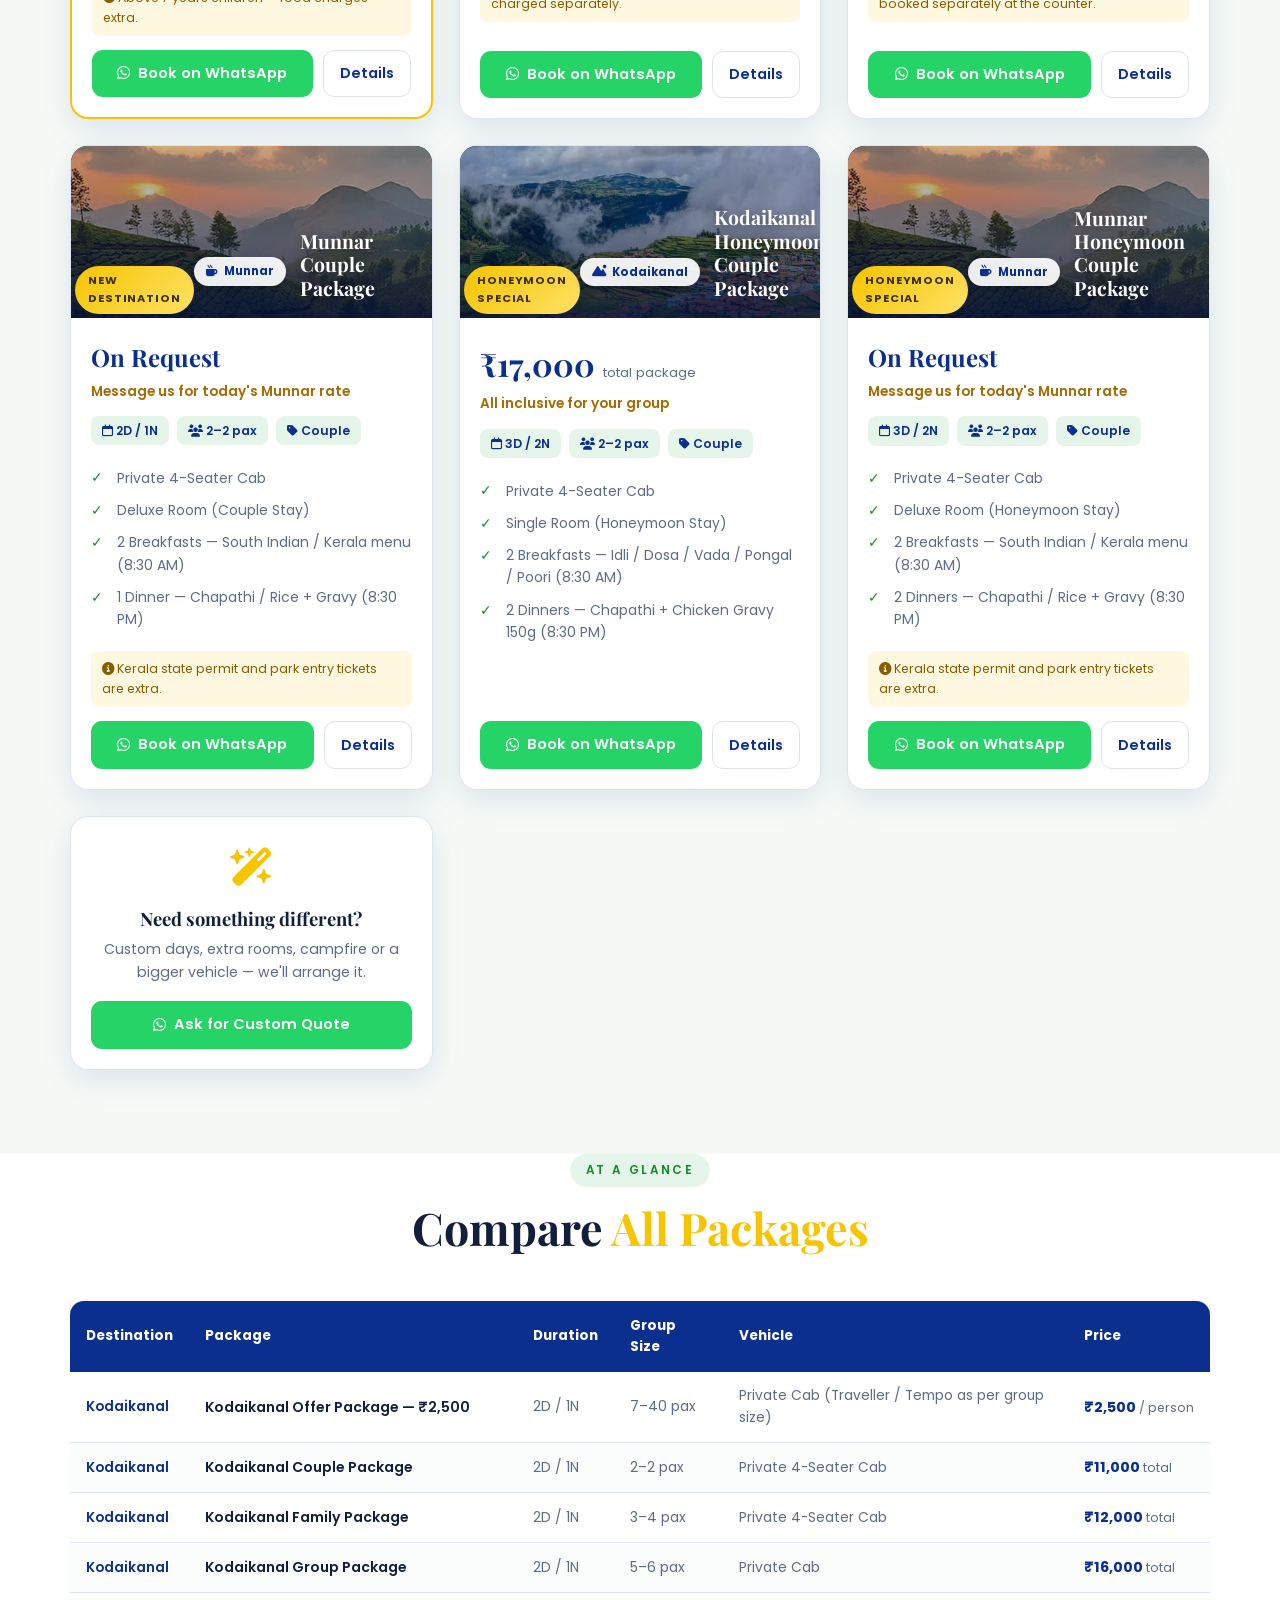
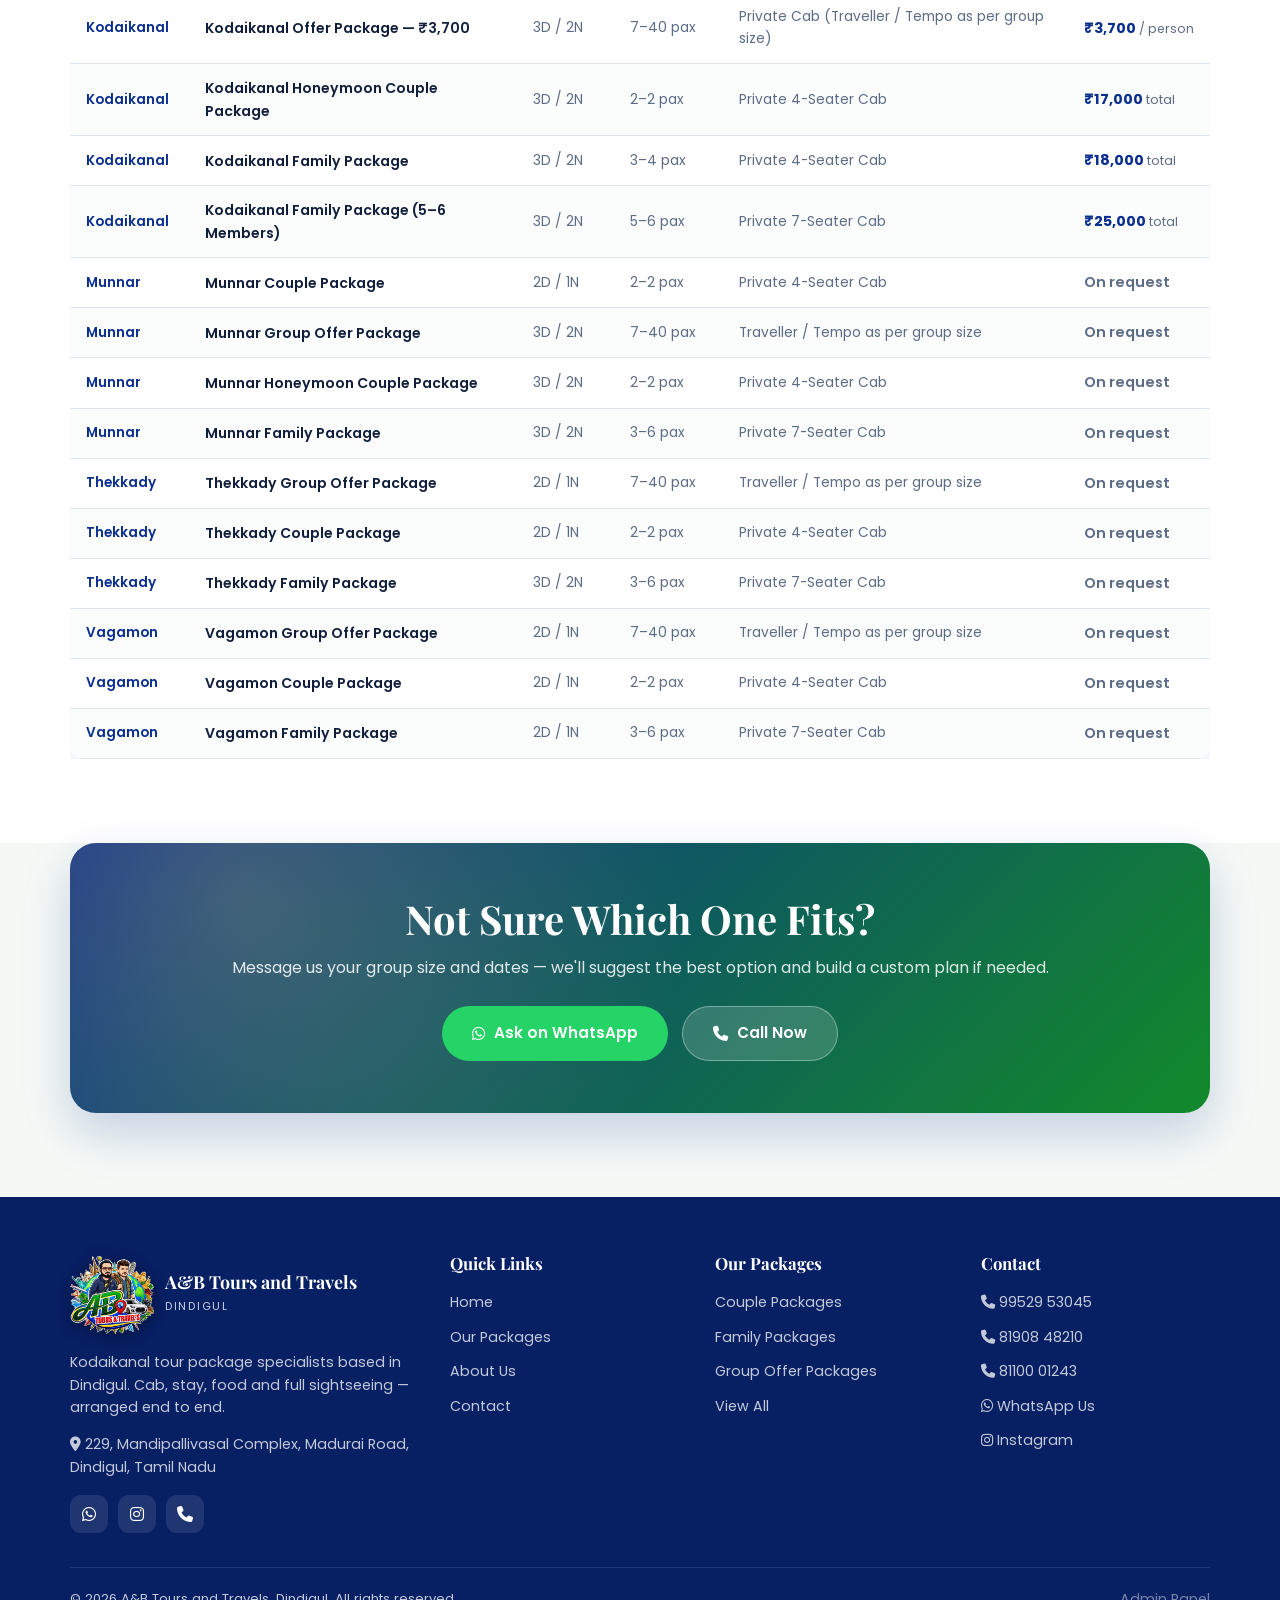
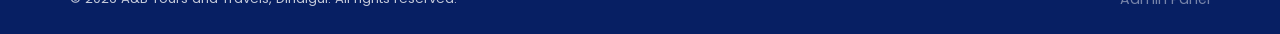
<file: packages.html>
<!DOCTYPE html>
<html lang="en">
<head>
<meta charset="UTF-8">
<meta name="viewport" content="width=device-width, initial-scale=1.0">
<link rel="icon" href="Images/favicon.ico" sizes="any">
<link rel="icon" type="image/png" href="Images/favicon.png">
<link rel="apple-touch-icon" href="Images/favicon.png">
<meta name="theme-color" content="#0b2f8f">
<title>Our Packages — A&B Tours and Travels, Dindigul</title>
<meta name="description" content="Kodaikanal couple, family and group tour packages from Dindigul. Cab, room and food included. Enter your group size for an instant price.">
<link rel="preconnect" href="https://fonts.googleapis.com">
<link rel="preconnect" href="https://fonts.gstatic.com" crossorigin>
<link href="https://fonts.googleapis.com/css2?family=Playfair+Display:wght@600;700&family=Poppins:wght@300;400;500;600;700&display=swap" rel="stylesheet">
<link rel="stylesheet" href="https://cdnjs.cloudflare.com/ajax/libs/font-awesome/6.5.1/css/all.min.css">
<link rel="stylesheet" href="style.css">
</head>
<body>

<header id="hdr"></header>

<section class="pagehead">
  <div class="wrap">
    <div class="crumb"><a href="index.html">Home</a><span>›</span>Our Packages</div>
    <h1 id="phTitle">Our Tour Packages</h1>
    <p id="phSub">Kodaikanal, Munnar, Thekkady and Vagamon. Cab, accommodation, breakfast and dinner included in every package.</p>
  </div>
</section>

<section class="section" style="padding-top:44px">
  <div class="wrap">

    <!-- ---------- FINDER ---------- -->
    <div class="finder-panel reveal">
      <h3><i class="fa-solid fa-sliders" style="color:var(--sun)"></i> Find Your Package</h3>
      <p class="sub">Change any value and the matching packages update instantly.</p>
      <div id="finderBox"></div>
      <button class="btn-primary" id="findBtn">
        <i class="fa-solid fa-magnifying-glass"></i>&nbsp; Update My Results</button>
    </div>

    <!-- ---------- DESTINATION BAR ---------- -->
    <div class="destbar" id="destbar"></div>

    <!-- ---------- FILTERS ---------- -->
    <div class="filters" id="filters">
      <button class="filter on" data-f="match"><i class="fa-solid fa-wand-magic-sparkles"></i> Best For Me</button>
      <button class="filter" data-f="all">All Packages</button>
      <button class="filter" data-f="couple">💑 Couple</button>
      <button class="filter" data-f="family">👨‍👩‍👧 Family</button>
      <button class="filter" data-f="offer">🎉 Group Offers</button>
      <button class="filter" data-f="group">🚐 Group</button>
    </div>

    <div id="banner"></div>
    <div class="cards" id="cards"></div>
  </div>
</section>

<!-- ---------- COMPARISON TABLE ---------- -->
<section class="section" style="background:#fff;padding-top:0">
  <div class="wrap">
    <div class="section-head reveal">
      <span class="eyebrow">At a Glance</span>
      <h2>Compare <span class="gold">All Packages</span></h2>
    </div>
    <div style="overflow-x:auto">
      <table id="cmp" style="width:100%;border-collapse:collapse;min-width:640px;
        background:#fff;border-radius:14px;overflow:hidden;box-shadow:var(--shadow)"></table>
    </div>
  </div>
</section>

<!-- ---------- CTA ---------- -->
<section class="section" style="padding-top:0">
  <div class="wrap">
    <div class="cta reveal">
      <h2>Not Sure Which One Fits?</h2>
      <p>Message us your group size and dates — we'll suggest the best option and build a custom plan if needed.</p>
      <div class="cta-btns">
        <a class="cta-wa" id="ctaWa" href="#" target="_blank" rel="noopener">
          <i class="fa-brands fa-whatsapp"></i> Ask on WhatsApp</a>
        <a class="cta-ph" id="ctaPh" href="#"><i class="fa-solid fa-phone"></i> Call Now</a>
      </div>
    </div>
  </div>
</section>

<footer id="ftr"></footer>

<script src="data.js"></script>
<script src="common.js"></script>
<script>
document.addEventListener("DOMContentLoaded", () => {
  abInit("packages.html");

  const url = finderFromURL();
  let mode = url.type && url.type !== "all" ? url.type : "match";
  let dest = url.dest || "all";

  const ph1 = (SET.phones && SET.phones[0]) || "99529 53045";
  document.getElementById("ctaPh").href = telHref(ph1);
  document.getElementById("ctaWa").href = waHello("I need help choosing the right tour package.");

  /* prefill the finder from the URL (sent over from the home page) */
  document.getElementById("finderBox").innerHTML = finderHTML(url);
  wireFinder(() => { dest = readFinder().dest; syncDestBar(); render(); });

  /* ---------- destination buttons ---------- */
  const dl = liveDests();
  document.getElementById("destbar").innerHTML =
    `<button class="dbtn" data-d="all"><i class="fa-solid fa-earth-asia"></i> All Destinations</button>` +
    dl.map(d => {
      const n = PKGS.filter(p => p.active !== false && p.dest === d.id).length;
      return `<button class="dbtn" data-d="${esc(d.id)}">
        <i class="fa-solid ${esc(d.icon)}"></i> ${esc(d.name)} <small>(${n})</small></button>`;
    }).join("");

  function syncDestBar(){
    document.querySelectorAll(".dbtn").forEach(b => b.classList.toggle("on", b.dataset.d === dest));
    const sel = document.getElementById("dest");
    if(sel && sel.value !== dest) sel.value = dest;
    const d = dest === "all" ? null : destOf(dest);

    /* page banner picks up the destination photo */
    const head = document.querySelector(".pagehead");
    if(head){
      head.style.backgroundImage = d ? destArt(d.id) : "";
      head.style.backgroundPosition = d ? destFocus(d.id) : "";
      head.classList.toggle("art", !!d);
    }

    document.getElementById("phTitle").textContent = d ? "Our " + d.name + " Packages" : "Our Tour Packages";
    document.getElementById("phSub").textContent = d
      ? d.blurb + " Cab, accommodation and food included."
      : "Kodaikanal, Munnar, Thekkady and Vagamon. Cab, accommodation, breakfast and dinner included in every package.";
  }
  document.querySelectorAll(".dbtn").forEach(b => b.addEventListener("click", () => {
    dest = b.dataset.d; syncDestBar(); render();
  }));
  syncDestBar();

  /* filter buttons */
  document.querySelectorAll(".filter").forEach(b => {
    b.classList.toggle("on", b.dataset.f === mode);
    b.addEventListener("click", () => {
      mode = b.dataset.f;
      document.querySelectorAll(".filter").forEach(x => x.classList.toggle("on", x === b));
      render();
    });
  });

  document.getElementById("findBtn").addEventListener("click", () => {
    mode = "match";
    document.querySelectorAll(".filter").forEach(x => x.classList.toggle("on", x.dataset.f === "match"));
    render();
    document.getElementById("banner").scrollIntoView({ behavior:"smooth", block:"start" });
  });

  /* ---------- render ---------- */
  function render(){
    const q = readFinder();
    q.dest = dest;
    const res = matchPackages(q);
    const dLabel = dest === "all" ? "" : destOf(dest).name + " ";
    const cards = document.getElementById("cards");
    const banner = document.getElementById("banner");
    let list, best = false, title, sub;

    if(mode === "match"){
      list = res.list; best = res.exact;
      title = res.exact
        ? res.list.length + " " + dLabel + "package" + (res.list.length>1?"s":"") + " matched your trip"
        : "Closest " + dLabel + "options for your trip";
      sub = res.exact
        ? "Sorted by best fit for your group size and trip length."
        : "No exact match — here are the nearest packages. Message us for a custom quote.";
    } else {
      const pool = mode === "all" ? res.all : res.all.filter(s => s.p.type === mode);
      list = pool.sort((a,b) => a.p.days - b.p.days || a.total - b.total);
      const label = { all:"All", couple:"Couple", family:"Family",
                      offer:"Group offer", group:"Group" }[mode];
      title = label + " " + dLabel + "packages (" + list.length + ")";
      sub = "Prices below are calculated for " + q.adults + " adults" +
            (q.kids ? " and " + q.kids + " kids" : "") + ".";
    }

    banner.innerHTML = `
      <div class="result-banner reveal in">
        <div><b>${title}</b><br><span>${sub}</span></div>
        <div>
          ${dest !== "all" ? `<span class="chip">🗺 ${esc(destOf(dest).name)}</span>` : ""}
          <span class="chip">👥 ${q.adults} Adults</span>
          <span class="chip">🧒 ${q.kids} Kids</span>
          <span class="chip">🗓 ${q.days}D / ${q.nights}N</span>
          <span class="chip">📍 ${esc(q.pickup)}</span>
        </div>
      </div>`;

    if(!list.length){
      cards.innerHTML = `<div class="empty" style="grid-column:1/-1">
        <h3>Nothing here yet</h3>
        <p>We don't have a package in this category right now — but we can build one for you.</p>
        <a class="btn-wa" style="max-width:280px;margin:0 auto"
           href="${waLink(null,q,0)}" target="_blank" rel="noopener">
          <i class="fa-brands fa-whatsapp"></i> Get Custom Quote</a></div>`;
      return;
    }

    cards.innerHTML = list.map((m,i) => cardHTML(m, q, best && i === 0)).join("") + `
      <article class="card">
        <div class="card-body center" style="justify-content:center">
          <div style="font-size:2.4rem;color:var(--sun);margin-bottom:10px">
            <i class="fa-solid fa-wand-magic-sparkles"></i></div>
          <h3 style="font-size:1.15rem;margin-bottom:8px">Need something different?</h3>
          <p style="font-size:.88rem;color:var(--muted);margin-bottom:18px">
            Custom days, extra rooms, campfire or a bigger vehicle — we'll arrange it.</p>
          <a class="btn-wa" href="${waLink(null,q,0)}" target="_blank" rel="noopener">
            <i class="fa-brands fa-whatsapp"></i> Ask for Custom Quote</a>
        </div>
      </article>`;

    cards.querySelectorAll("[data-view]").forEach(b =>
      b.addEventListener("click", () => openModal(b.dataset.view, q)));
  }

  /* ---------- comparison table ---------- */
  const live = PKGS.filter(p => p.active !== false)
    .sort((a,b) => String(a.dest).localeCompare(String(b.dest)) || a.days - b.days || a.price - b.price);
  document.getElementById("cmp").innerHTML = `
    <thead><tr style="background:var(--deep);color:#fff;text-align:left">
      <th style="padding:14px 16px;font-size:.85rem">Destination</th>
      <th style="padding:14px 16px;font-size:.85rem">Package</th>
      <th style="padding:14px 16px;font-size:.85rem">Duration</th>
      <th style="padding:14px 16px;font-size:.85rem">Group Size</th>
      <th style="padding:14px 16px;font-size:.85rem">Vehicle</th>
      <th style="padding:14px 16px;font-size:.85rem">Price</th>
    </tr></thead>
    <tbody>${live.map((p,i) => `
      <tr style="border-bottom:1px solid var(--line);background:${i%2?'#fbfdfc':'#fff'}">
        <td style="padding:13px 16px;font-size:.85rem;font-weight:600;color:var(--deep);white-space:nowrap">
          ${esc(destOf(p.dest).name)}</td>
        <td style="padding:13px 16px;font-size:.88rem;font-weight:600">${esc(p.name)}</td>
        <td style="padding:13px 16px;font-size:.86rem;color:var(--muted);white-space:nowrap">${p.days}D / ${p.nights}N</td>
        <td style="padding:13px 16px;font-size:.86rem;color:var(--muted);white-space:nowrap">${p.minPax}–${p.maxPax} pax</td>
        <td style="padding:13px 16px;font-size:.86rem;color:var(--muted)">${esc(p.vehicle)}</td>
        <td style="padding:13px 16px;font-size:.9rem;font-weight:700;color:var(--deep);white-space:nowrap">
          ${p.draft ? `<span style="color:var(--muted);font-weight:600">On request</span>`
            : money(p.price) + `<span style="font-weight:400;color:var(--muted);font-size:.78rem">
              ${p.priceType === "person" ? " / person" : " total"}</span>`}</td>
      </tr>`).join("")}</tbody>`;

  render();
});
</script>
</body>
</html>
</file>
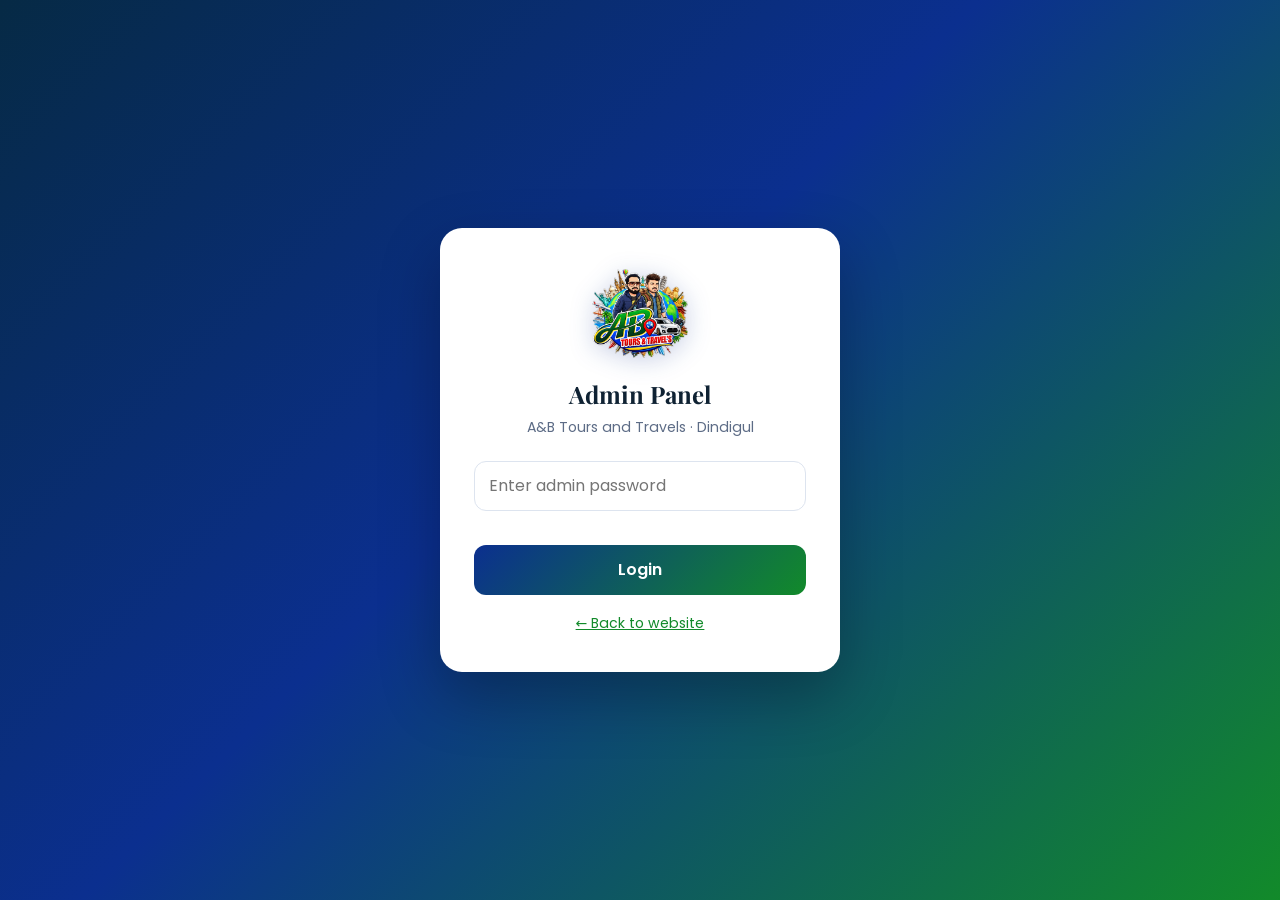
<file: website/admin.html>
<!DOCTYPE html>
<html lang="en">
<head>
<meta charset="UTF-8">
<meta name="viewport" content="width=device-width, initial-scale=1.0">
<link rel="icon" href="Images/favicon.ico" sizes="any">
<link rel="icon" type="image/png" href="Images/favicon.png">
<link rel="apple-touch-icon" href="Images/favicon.png">
<meta name="theme-color" content="#0b2f8f">
<title>Admin Panel — A&B Tours and Travels</title>
<link href="https://fonts.googleapis.com/css2?family=Playfair+Display:wght@700&family=Poppins:wght@300;400;500;600;700&display=swap" rel="stylesheet">
<link rel="stylesheet" href="https://cdnjs.cloudflare.com/ajax/libs/font-awesome/6.5.1/css/all.min.css">
<style>
:root{--deep:#0b2f8f;--brand:#128a2a;--tint:#e6f5e9;--sun:#f6c400;--ink:#0f2233;
--muted:#5d6c86;--line:#dde4ef;--bg:#f2f9f4;--red:#e01f16;--radius:14px}
*{box-sizing:border-box;margin:0;padding:0}
body{font-family:'Poppins',system-ui,sans-serif;background:var(--bg);color:var(--ink);line-height:1.55}
button{font-family:inherit;cursor:pointer;border:none}
a{color:var(--brand)}

/* ---------- Login ---------- */
.login-wrap{min-height:100vh;display:grid;place-items:center;padding:20px;
  background:linear-gradient(135deg,#062a45,#0b2f8f 45%,#128a2a)}
.login{background:#fff;border-radius:22px;padding:38px 34px;width:100%;max-width:400px;
  box-shadow:0 24px 60px rgba(0,0,0,.28);text-align:center}
.login .mark{width:96px;height:96px;margin:0 auto 14px;display:block;object-fit:contain;
  filter:drop-shadow(0 4px 12px rgba(11,47,143,.22))}
.login h1{font-family:'Playfair Display',serif;font-size:1.5rem;margin-bottom:4px}
.login p{color:var(--muted);font-size:.88rem;margin-bottom:22px}
.login input{width:100%;height:50px;border:1.5px solid var(--line);border-radius:12px;
  padding:0 14px;font-size:1rem;outline:none;font-family:inherit;margin-bottom:14px}
.login input:focus{border-color:var(--brand)}
.login button{width:100%;height:50px;border-radius:12px;background:linear-gradient(135deg,var(--deep),var(--brand));
  color:#fff;font-weight:600;font-size:1rem}
.err{color:var(--red);font-size:.85rem;min-height:20px}

/* ---------- Shell ---------- */
.app{display:none}
.topbar{background:var(--deep);color:#fff;padding:14px 22px;display:flex;justify-content:space-between;
  align-items:center;gap:16px;flex-wrap:wrap;position:sticky;top:0;z-index:50}
.topbar b{font-family:'Playfair Display',serif;font-size:1.15rem}
.topbar .acts{display:flex;gap:10px;flex-wrap:wrap}
.tb{background:rgba(255,255,255,.16);color:#fff;padding:9px 16px;border-radius:9px;font-size:.85rem;font-weight:500}
.tb:hover{background:rgba(255,255,255,.28)}
.tb.danger{background:rgba(255,120,100,.25)}
.tabs{background:#fff;border-bottom:1px solid var(--line);display:flex;gap:4px;padding:0 22px;overflow-x:auto;
  position:sticky;top:56px;z-index:40}
.tab{padding:14px 18px;font-size:.92rem;font-weight:500;color:var(--muted);background:none;
  border-bottom:3px solid transparent;white-space:nowrap}
.tab.on{color:var(--deep);border-bottom-color:var(--sun);font-weight:600}
.page{max-width:1200px;margin:0 auto;padding:26px 22px 70px}
.panel{display:none}.panel.on{display:block}
h2.sec{font-family:'Playfair Display',serif;font-size:1.5rem;margin-bottom:6px}
p.sub{color:var(--muted);font-size:.9rem;margin-bottom:22px}

/* ---------- Stats ---------- */
.stats{display:grid;grid-template-columns:repeat(auto-fit,minmax(170px,1fr));gap:14px;margin-bottom:26px}
.stat{background:#fff;border-radius:var(--radius);padding:18px;border:1px solid var(--line)}
.stat b{display:block;font-family:'Playfair Display',serif;font-size:1.9rem;color:var(--deep)}
.stat span{font-size:.82rem;color:var(--muted)}

/* ---------- Package rows ---------- */
.bar{display:flex;justify-content:space-between;align-items:center;gap:12px;margin-bottom:18px;flex-wrap:wrap}
.btn{background:linear-gradient(135deg,var(--deep),var(--brand));color:#fff;padding:11px 20px;
  border-radius:10px;font-weight:600;font-size:.9rem}
.btn.ghost{background:#fff;color:var(--deep);border:1.5px solid var(--line)}
.btn.warn{background:var(--red)}
.btn.small{padding:8px 14px;font-size:.82rem}
.plist{display:grid;gap:12px}
.prow{background:#fff;border:1px solid var(--line);border-radius:var(--radius);padding:16px 18px;
  display:grid;grid-template-columns:1fr auto;gap:14px;align-items:center}
.prow.off{opacity:.55}
.prow h3{font-size:1.02rem;font-family:'Poppins',sans-serif;font-weight:600;margin-bottom:5px}
.tags{display:flex;flex-wrap:wrap;gap:6px}
.tag{background:var(--tint);color:var(--deep);font-size:.74rem;padding:4px 10px;border-radius:7px;font-weight:500}
.tag.price{background:#fff8e0;color:#8a5c00;font-weight:700}
.tag.type{background:#e7f1ff;color:#0b2f8f}
.tag.dest{background:var(--deep);color:#fff;font-weight:700}
.tag.draft{background:#fde8e8;color:#a01a1a;font-weight:700}

/* destination filter row */
.destfilter{display:flex;gap:8px;flex-wrap:wrap;margin-bottom:18px}
.dfb{background:#fff;border:1.5px solid var(--line);color:var(--muted);padding:9px 18px;
  border-radius:99px;font-size:.85rem;font-weight:600;transition:all .2s}
.dfb:hover{border-color:var(--brand);color:var(--deep)}
.dfb.on{background:var(--deep);color:#fff;border-color:transparent}
.rowacts{display:flex;gap:8px;flex-wrap:wrap}
.icon{width:38px;height:38px;border-radius:10px;background:var(--tint);color:var(--deep);font-size:.92rem}
.icon.del{background:#fdeceb;color:var(--red)}
.icon.tog{background:#fff8e0;color:#8a5c00}

/* ---------- Form ---------- */
.form{background:#fff;border:1px solid var(--line);border-radius:var(--radius);padding:24px;margin-bottom:22px}
.grid{display:grid;grid-template-columns:repeat(auto-fit,minmax(220px,1fr));gap:16px}
.f{display:flex;flex-direction:column;gap:6px}
.f.full{grid-column:1/-1}
.f label{font-size:.79rem;font-weight:600;color:var(--muted)}
.f input,.f select,.f textarea{border:1.5px solid var(--line);border-radius:10px;padding:11px 13px;
  font-size:.93rem;font-family:inherit;outline:none;background:#fff;color:var(--ink);width:100%}
.f textarea{min-height:88px;resize:vertical}
.f input:focus,.f select:focus,.f textarea:focus{border-color:var(--brand)}
.f small{font-size:.74rem;color:var(--muted)}
.fhead{font-weight:600;font-size:.95rem;color:var(--deep);margin:22px 0 12px;padding-bottom:8px;
  border-bottom:1px solid var(--line)}
.fhead:first-child{margin-top:0}
.formacts{display:flex;gap:10px;margin-top:22px;flex-wrap:wrap}
.hide{display:none}

/* ---------- Toast ---------- */
#toast{position:fixed;bottom:24px;left:50%;transform:translateX(-50%) translateY(120px);
  background:var(--ink);color:#fff;padding:13px 24px;border-radius:99px;font-size:.9rem;
  box-shadow:0 10px 30px rgba(0,0,0,.3);transition:transform .35s;z-index:200}
#toast.show{transform:translateX(-50%) translateY(0)}
#toast.bad{background:var(--red)}

@media(max-width:700px){
  .prow{grid-template-columns:1fr}
  .tabs{top:auto;position:static}
  .topbar{position:static}
}
</style>
</head>
<body>

<!-- ============ LOGIN ============ -->
<div class="login-wrap" id="loginWrap">
  <div class="login">
    <img class="mark" src="Images/logo.png" alt="A&amp;B Tours and Travels logo">
    <h1>Admin Panel</h1>
    <p>A&amp;B Tours and Travels · Dindigul</p>
    <input type="password" id="pw" placeholder="Enter admin password" autocomplete="current-password">
    <div class="err" id="loginErr"></div>
    <button id="loginBtn">Login</button>
    <p style="margin-top:18px;margin-bottom:0"><a href="index.html">← Back to website</a></p>
  </div>
</div>

<!-- ============ APP ============ -->
<div class="app" id="app">
  <div class="topbar">
    <b>A&amp;B Admin</b>
    <div class="acts">
      <a class="tb" href="index.html" target="_blank"><i class="fa-solid fa-arrow-up-right-from-square"></i> View Site</a>
      <button class="tb" id="exportBtn"><i class="fa-solid fa-download"></i> Backup</button>
      <button class="tb" id="importBtn"><i class="fa-solid fa-upload"></i> Restore</button>
      <button class="tb danger" id="resetBtn"><i class="fa-solid fa-rotate-left"></i> Reset</button>
      <button class="tb" id="logoutBtn"><i class="fa-solid fa-right-from-bracket"></i> Logout</button>
    </div>
  </div>

  <div class="tabs">
    <button class="tab on" data-tab="pkgs">📦 Packages</button>
    <button class="tab" data-tab="tes">⭐ Testimonials</button>
    <button class="tab" data-tab="set">⚙️ Settings</button>
  </div>

  <div class="page">
    <!-- ---------- PACKAGES ---------- -->
    <div class="panel on" id="p-pkgs">
      <div class="stats" id="stats"></div>
      <div class="bar">
        <div><h2 class="sec">Packages</h2><p class="sub" style="margin:0">Add, edit price, or hide packages from the website.</p></div>
        <button class="btn" id="newPkg"><i class="fa-solid fa-plus"></i> Add New Package</button>
      </div>
      <div class="destfilter" id="destfilter"></div>
      <div class="form hide" id="pkgForm"></div>
      <div class="plist" id="plist"></div>
    </div>

    <!-- ---------- TESTIMONIALS ---------- -->
    <div class="panel" id="p-tes">
      <div class="bar">
        <div><h2 class="sec">Testimonials</h2><p class="sub" style="margin:0">Customer reviews shown on the website.</p></div>
        <button class="btn" id="newTes"><i class="fa-solid fa-plus"></i> Add Review</button>
      </div>
      <div class="plist" id="tlist"></div>
    </div>

    <!-- ---------- SETTINGS ---------- -->
    <div class="panel" id="p-set">
      <h2 class="sec">Business Settings</h2>
      <p class="sub">WhatsApp number, address and homepage text.</p>
      <div class="form" id="setForm"></div>
    </div>
  </div>
</div>

<input type="file" id="fileIn" accept="application/json" style="display:none">
<div id="toast"></div>

<script src="data.js"></script>
<script>
/* ================= storage ================= */
const K_PKG="ab_packages_v1", K_SET="ab_settings_v1", K_TES="ab_testimonials_v1", K_AUTH="ab_auth_v1";
const clone = o => JSON.parse(JSON.stringify(o));
function load(k,f){try{const r=localStorage.getItem(k);if(!r)return clone(f);const v=JSON.parse(r);
  return (v&&(Array.isArray(v)?v.length:Object.keys(v).length))?v:clone(f);}catch(e){return clone(f);}}
function save(k,v){localStorage.setItem(k,JSON.stringify(v));}

let SET  = Object.assign({}, AB_DEFAULT_SETTINGS, load(K_SET,{}));
let PKGS = load(K_PKG, AB_DEFAULT_PACKAGES);
let TES  = load(K_TES, AB_DEFAULT_TESTIMONIALS);

const $ = id => document.getElementById(id);
const esc = s => String(s==null?"":s).replace(/&/g,"&amp;").replace(/</g,"&lt;").replace(/>/g,"&gt;").replace(/"/g,"&quot;");
const money = n => "₹" + Number(n||0).toLocaleString("en-IN");
let toastT;
function toast(msg, bad){
  const t=$("toast"); t.textContent=msg; t.className = bad?"show bad":"show";
  clearTimeout(toastT); toastT=setTimeout(()=>t.className="",2600);
}

/* ================= login ================= */
function doLogin(){
  const pw = $("pw").value;
  if(pw === (SET.adminPassword || "tours@123")){
    sessionStorage.setItem(K_AUTH,"1"); showApp();
  } else { $("loginErr").textContent = "Wrong password. Please try again."; $("pw").value=""; }
}
function showApp(){ $("loginWrap").style.display="none"; $("app").style.display="block"; renderAll(); }
$("loginBtn").addEventListener("click", doLogin);
$("pw").addEventListener("keydown", e => { if(e.key==="Enter") doLogin(); });
$("logoutBtn").addEventListener("click", () => { sessionStorage.removeItem(K_AUTH); location.reload(); });
if(sessionStorage.getItem(K_AUTH)==="1") showApp();

/* ================= tabs ================= */
document.querySelectorAll(".tab").forEach(t => t.addEventListener("click", () => {
  document.querySelectorAll(".tab").forEach(x=>x.classList.remove("on"));
  document.querySelectorAll(".panel").forEach(x=>x.classList.remove("on"));
  t.classList.add("on"); $("p"+"-"+t.dataset.tab).classList.add("on");
}));

/* ================= packages ================= */
const DESTS = AB_DESTINATIONS;
const destName = id => (DESTS.find(d=>d.id===id)||{}).name || "—";
let dFilter = "all";

function renderStats(){
  const act = PKGS.filter(p=>p.active!==false).length;
  const prices = PKGS.filter(p=>!p.draft).map(p=>Number(p.price)||0).filter(Boolean);
  const drafts = PKGS.filter(p=>p.draft).length;
  $("stats").innerHTML = `
    <div class="stat"><b>${PKGS.length}</b><span>Total Packages</span></div>
    <div class="stat"><b>${act}</b><span>Live on Website</span></div>
    <div class="stat"><b>${DESTS.filter(d=>PKGS.some(p=>p.dest===d.id)).length}</b><span>Destinations</span></div>
    <div class="stat"><b>${drafts}</b><span>Prices To Confirm</span></div>
    <div class="stat"><b>${prices.length?money(Math.min(...prices)):"—"}</b><span>Lowest Price</span></div>`;
}

function renderDestFilter(){
  $("destfilter").innerHTML =
    `<button class="dfb ${dFilter==="all"?"on":""}" data-df="all">All (${PKGS.length})</button>` +
    DESTS.map(d=>{
      const n = PKGS.filter(p=>p.dest===d.id).length;
      return `<button class="dfb ${dFilter===d.id?"on":""}" data-df="${d.id}">${esc(d.name)} (${n})</button>`;
    }).join("");
  $("destfilter").querySelectorAll("[data-df]").forEach(b=>b.onclick=()=>{
    dFilter = b.dataset.df; renderPkgs();
  });
}

function renderPkgs(){
  renderStats();
  renderDestFilter();
  const rows = PKGS.map((p,i)=>({p,i}))
                   .filter(x => dFilter==="all" || x.p.dest===dFilter);

  $("plist").innerHTML = rows.map(({p,i})=>`
    <div class="prow ${p.active===false?'off':''}">
      <div>
        <h3>${esc(p.name)} ${p.active===false?'<span class="tag" style="background:#eee;color:#777">Hidden</span>':''}</h3>
        <div class="tags">
          <span class="tag dest">${esc(destName(p.dest))}</span>
          ${p.draft
            ? `<span class="tag draft">⚠ Confirm price — shows "On Request"</span>
               <span class="tag price">${money(p.price)} ${p.priceType==="person"?"/ person":"total"} (draft)</span>`
            : `<span class="tag price">${money(p.price)} ${p.priceType==="person"?"/ person":"total"}</span>`}
          <span class="tag">${p.days}D / ${p.nights}N</span>
          <span class="tag">${p.minPax}–${p.maxPax} pax</span>
          <span class="tag type">${esc(p.type)}</span>
          ${p.badge?`<span class="tag" style="background:#fff8e0;color:#8a5c00">${esc(p.badge)}</span>`:""}
        </div>
      </div>
      <div class="rowacts">
        <button class="btn small" data-edit="${i}"><i class="fa-solid fa-pen"></i> Edit</button>
        <button class="icon tog" data-tog="${i}" title="Show / hide"><i class="fa-solid fa-eye${p.active===false?'-slash':''}"></i></button>
        <button class="icon del" data-del="${i}" title="Delete"><i class="fa-solid fa-trash"></i></button>
      </div>
    </div>`).join("") || `<p class="sub">No packages here yet. Click "Add New Package".</p>`;

  $("plist").querySelectorAll("[data-edit]").forEach(b=>b.onclick=()=>editPkg(+b.dataset.edit));
  $("plist").querySelectorAll("[data-del]").forEach(b=>b.onclick=()=>{
    const i=+b.dataset.del;
    if(confirm('Delete "'+PKGS[i].name+'"? This cannot be undone.')){
      PKGS.splice(i,1); save(K_PKG,PKGS); renderPkgs(); toast("Package deleted");
    }});
  $("plist").querySelectorAll("[data-tog]").forEach(b=>b.onclick=()=>{
    const i=+b.dataset.tog; PKGS[i].active = PKGS[i].active===false;
    save(K_PKG,PKGS); renderPkgs(); toast(PKGS[i].active?"Package is now live":"Package hidden from site");
  });
}

const BLANK = {
  id:"", dest:"kodaikanal", name:"", type:"family", days:2, nights:1, minPax:2, maxPax:4,
  priceType:"total", price:0, draft:false, vehicle:"Private 4-Seater Cab", room:"Family Room",
  breakfast:"2 Breakfasts — Idli / Dosa / Vada (8:30 AM)",
  dinner:"1 Dinner — Chapathi + Chicken Gravy 150g (8:30 PM)",
  pickupTime:"5:00 AM", dropTime:"8:00 PM – 9:00 PM", checkIn:"10:00 AM", checkOut:"10:00 AM",
  sightseeing:"9:00 AM – 6:00 PM", badge:"", popular:false, image:"", note:"",
  itinerary:[{day:"Day 1",places:[]}], includes:[], excludes:[], active:true
};

function pkgFormHTML(p, idx){
  const it = (p.itinerary||[]).map(d => d.day + " :: " + (d.places||[]).join(", ")).join("\n");
  return `
  <div class="fhead">Basic Info</div>
  <div class="grid">
    <div class="f"><label>Destination</label>
      <select id="x_dest">
        ${DESTS.map(d=>`<option value="${d.id}" ${(p.dest||"kodaikanal")===d.id?"selected":""}>${esc(d.name)}, ${esc(d.state)}</option>`).join("")}
      </select></div>
    <div class="f"><label>Package Name</label><input id="x_name" value="${esc(p.name)}" placeholder="e.g. Kodaikanal Couple Package"></div>
    <div class="f"><label>Package Type</label>
      <select id="x_type">
        ${["couple","family","offer","group"].map(t=>`<option value="${t}" ${p.type===t?"selected":""}>${t.charAt(0).toUpperCase()+t.slice(1)}</option>`).join("")}
      </select><small>Couple → shown for 2 adults. Offer → shown for 7+ groups.</small></div>
    <div class="f"><label>Ribbon Text (optional)</label><input id="x_badge" value="${esc(p.badge)}" placeholder="e.g. Best Value"></div>
    <div class="f"><label>Days</label><input type="number" id="x_days" value="${p.days}" min="1" max="10"></div>
    <div class="f"><label>Nights</label><input type="number" id="x_nights" value="${p.nights}" min="0" max="9"></div>
    <div class="f"><label>Minimum People</label><input type="number" id="x_minPax" value="${p.minPax}" min="1"></div>
    <div class="f"><label>Maximum People</label><input type="number" id="x_maxPax" value="${p.maxPax}" min="1"></div>
  </div>

  <div class="fhead">Pricing</div>
  <div class="grid">
    <div class="f"><label>Price (₹)</label><input type="number" id="x_price" value="${p.price}" min="0"></div>
    <div class="f"><label>Price Type</label>
      <select id="x_priceType">
        <option value="total" ${p.priceType==="total"?"selected":""}>Total for the whole group</option>
        <option value="person" ${p.priceType==="person"?"selected":""}>Per person</option>
      </select></div>
    <div class="f full" style="background:#fffaf0;border:1px solid #f0dfa6;border-radius:10px;padding:14px">
      <label style="color:#8a5c00"><input type="checkbox" id="x_draft" ${p.draft?"checked":""}
        style="width:auto;margin-right:8px">Price not confirmed yet — show "On Request" on the website</label>
      <small>Tick this while you're still deciding the rate. Customers see "On Request" and are asked to message you. Untick it once the price is final.</small></div>
    <div class="f full"><label>Special Note (optional)</label>
      <input id="x_note" value="${esc(p.note)}" placeholder="e.g. Offer valid for groups of 7 members and above only."></div>
  </div>

  <div class="fhead">Cab, Room &amp; Food</div>
  <div class="grid">
    <div class="f"><label>Vehicle</label><input id="x_vehicle" value="${esc(p.vehicle)}"></div>
    <div class="f"><label>Room Type</label><input id="x_room" value="${esc(p.room)}"></div>
    <div class="f full"><label>Breakfast</label><input id="x_breakfast" value="${esc(p.breakfast)}"></div>
    <div class="f full"><label>Dinner</label><input id="x_dinner" value="${esc(p.dinner)}"></div>
  </div>

  <div class="fhead">Timings</div>
  <div class="grid">
    <div class="f"><label>Pickup Time</label><input id="x_pickupTime" value="${esc(p.pickupTime)}"></div>
    <div class="f"><label>Drop Time</label><input id="x_dropTime" value="${esc(p.dropTime)}"></div>
    <div class="f"><label>Check In</label><input id="x_checkIn" value="${esc(p.checkIn)}"></div>
    <div class="f"><label>Check Out</label><input id="x_checkOut" value="${esc(p.checkOut)}"></div>
    <div class="f"><label>Sightseeing Hours</label><input id="x_sightseeing" value="${esc(p.sightseeing)}"></div>
    <div class="f"><label>Card Image URL (optional)</label><input id="x_image" value="${esc(p.image)}" placeholder="assets/couple.jpg"></div>
  </div>

  <div class="fhead">Itinerary</div>
  <div class="grid">
    <div class="f full"><label>One day per line — format:  Day 1 :: Place, Place, Place</label>
      <textarea id="x_it" style="min-height:150px">${esc(it)}</textarea>
      <small>Example → Day 1 :: Manjalar Dam, Silver Cascade Falls, Coaker's Walk</small></div>
  </div>

  <div class="fhead">Includes &amp; Excludes</div>
  <div class="grid">
    <div class="f"><label>Includes (one per line)</label><textarea id="x_inc">${esc((p.includes||[]).join("\n"))}</textarea></div>
    <div class="f"><label>Excludes (one per line)</label><textarea id="x_exc">${esc((p.excludes||[]).join("\n"))}</textarea></div>
    <div class="f full"><label><input type="checkbox" id="x_active" ${p.active!==false?"checked":""} style="width:auto;margin-right:8px">Show this package on the website</label></div>
  </div>

  <div class="formacts">
    <button class="btn" id="savePkg"><i class="fa-solid fa-check"></i> ${idx===null?"Add Package":"Save Changes"}</button>
    <button class="btn ghost" id="cancelPkg">Cancel</button>
  </div>`;
}

function openPkgForm(p, idx){
  const f = $("pkgForm");
  f.classList.remove("hide");
  f.innerHTML = pkgFormHTML(p, idx);
  f.scrollIntoView({behavior:"smooth", block:"start"});
  $("cancelPkg").onclick = () => { f.classList.add("hide"); f.innerHTML=""; };
  $("savePkg").onclick = () => {
    const g = id => $("x_"+id).value.trim();
    const n = id => Number($("x_"+id).value)||0;
    if(!g("name")){ toast("Please enter a package name", true); return; }

    const itinerary = g("it").split("\n").map(l=>l.trim()).filter(Boolean).map(line=>{
      const parts = line.split("::");
      return { day:(parts[0]||"Day").trim(),
               places:(parts[1]||"").split(",").map(s=>s.trim()).filter(Boolean) };
    });
    const obj = {
      id: p.id || ("pkg-" + Date.now()),
      dest: $("x_dest").value,
      name:g("name"), type:$("x_type").value, badge:g("badge"),
      days:n("days"), nights:n("nights"), minPax:n("minPax")||1, maxPax:n("maxPax")||99,
      price:n("price"), priceType:$("x_priceType").value, draft:$("x_draft").checked, note:g("note"),
      vehicle:g("vehicle"), room:g("room"), breakfast:g("breakfast"), dinner:g("dinner"),
      pickupTime:g("pickupTime"), dropTime:g("dropTime"), checkIn:g("checkIn"),
      checkOut:g("checkOut"), sightseeing:g("sightseeing"), image:g("image"),
      itinerary,
      includes:g("inc").split("\n").map(s=>s.trim()).filter(Boolean),
      excludes:g("exc").split("\n").map(s=>s.trim()).filter(Boolean),
      popular: !!p.popular,
      active: $("x_active").checked
    };
    if(idx===null) PKGS.push(obj); else PKGS[idx]=obj;
    save(K_PKG, PKGS);
    f.classList.add("hide"); f.innerHTML="";
    renderPkgs();
    toast(idx===null ? "Package added" : "Changes saved");
  };
}
$("newPkg").onclick = () => openPkgForm(clone(BLANK), null);
function editPkg(i){ openPkgForm(clone(PKGS[i]), i); }

/* ================= testimonials ================= */
function renderTes(){
  $("tlist").innerHTML = TES.map((t,i)=>`
    <div class="prow">
      <div>
        <h3>${esc(t.name)} <span class="tag">${esc(t.place||"")}</span>
          <span class="tag" style="background:#fff8e0;color:#8a5c00">${"★".repeat(Math.max(1,Math.min(5,t.stars||5)))}</span></h3>
        <p style="font-size:.88rem;color:var(--muted)">${esc(t.text)}</p>
      </div>
      <div class="rowacts">
        <button class="btn small" data-te="${i}"><i class="fa-solid fa-pen"></i> Edit</button>
        <button class="icon del" data-td="${i}"><i class="fa-solid fa-trash"></i></button>
      </div>
    </div>`).join("") || `<p class="sub">No reviews yet.</p>`;

  $("tlist").querySelectorAll("[data-te]").forEach(b=>b.onclick=()=>editTes(+b.dataset.te));
  $("tlist").querySelectorAll("[data-td]").forEach(b=>b.onclick=()=>{
    const i=+b.dataset.td;
    if(confirm("Delete this review?")){ TES.splice(i,1); save(K_TES,TES); renderTes(); toast("Review deleted"); }
  });
}
function editTes(i){
  const t = i===null ? {name:"",place:"",stars:5,text:""} : clone(TES[i]);
  const name = prompt("Customer name:", t.name); if(name===null) return;
  const place = prompt("City / place:", t.place||""); if(place===null) return;
  const stars = prompt("Star rating (1–5):", t.stars||5); if(stars===null) return;
  const text = prompt("Review text:", t.text); if(text===null) return;
  const obj = {name:name.trim(), place:place.trim(), stars:Math.max(1,Math.min(5,Number(stars)||5)), text:text.trim()};
  if(i===null) TES.push(obj); else TES[i]=obj;
  save(K_TES,TES); renderTes(); toast("Review saved");
}
$("newTes").onclick = () => editTes(null);

/* ================= settings ================= */
function renderSet(){
  $("setForm").innerHTML = `
  <div class="fhead">Business Details</div>
  <div class="grid">
    <div class="f"><label>Company Name</label><input id="s_company" value="${esc(SET.company)}"></div>
    <div class="f"><label>WhatsApp Number</label><input id="s_whatsapp" value="${esc(SET.whatsapp)}">
      <small>Country code + number, digits only. India → 91 then the 10-digit number.</small></div>
    <div class="f full"><label>Office Address</label><input id="s_address" value="${esc(SET.address)}"></div>
    <div class="f full"><label>Google Maps Search Text</label><input id="s_mapQuery" value="${esc(SET.mapQuery)}">
      <small>What the map should search for. Address works fine.</small></div>
    <div class="f full"><label>Phone Numbers (one per line)</label><textarea id="s_phones">${esc((SET.phones||[]).join("\n"))}</textarea></div>
    <div class="f full"><label>Pickup Points (one per line)</label><textarea id="s_pickup">${esc((SET.pickupPoints||[]).join("\n"))}</textarea></div>
    <div class="f full"><label>Instagram URL</label><input id="s_instagram" value="${esc(SET.instagram)}"></div>
  </div>

  <div class="fhead">Homepage Text</div>
  <div class="grid">
    <div class="f"><label>Hero Title</label><input id="s_heroTitle" value="${esc(SET.heroTitle)}"></div>
    <div class="f full"><label>Hero Subtitle</label><textarea id="s_heroSubtitle">${esc(SET.heroSubtitle)}</textarea></div>
  </div>

  <div class="fhead">Security</div>
  <div class="grid">
    <div class="f"><label>Admin Password</label><input id="s_adminPassword" value="${esc(SET.adminPassword)}">
      <small>Changing this logs you out on next visit.</small></div>
  </div>

  <div class="formacts"><button class="btn" id="saveSet"><i class="fa-solid fa-check"></i> Save Settings</button></div>`;

  $("saveSet").onclick = () => {
    const g = id => $("s_"+id).value.trim();
    SET = Object.assign({}, SET, {
      company:g("company"), whatsapp:g("whatsapp").replace(/\D/g,""),
      address:g("address"), mapQuery:g("mapQuery"),
      phones:g("phones").split("\n").map(s=>s.trim()).filter(Boolean),
      pickupPoints:g("pickup").split("\n").map(s=>s.trim()).filter(Boolean),
      instagram:g("instagram"), heroTitle:g("heroTitle"), heroSubtitle:g("heroSubtitle"),
      adminPassword:g("adminPassword") || "tours@123"
    });
    save(K_SET, SET); toast("Settings saved");
  };
}

/* ================= backup / restore / reset ================= */
$("exportBtn").onclick = () => {
  const blob = new Blob([JSON.stringify({packages:PKGS, settings:SET, testimonials:TES}, null, 2)],
    {type:"application/json"});
  const a = document.createElement("a");
  a.href = URL.createObjectURL(blob);
  a.download = "ab-tours-backup-" + new Date().toISOString().slice(0,10) + ".json";
  a.click(); URL.revokeObjectURL(a.href);
  toast("Backup file downloaded");
};
$("importBtn").onclick = () => $("fileIn").click();
$("fileIn").onchange = e => {
  const f = e.target.files[0]; if(!f) return;
  const r = new FileReader();
  r.onload = () => {
    try{
      const d = JSON.parse(r.result);
      if(d.packages) { PKGS = d.packages; save(K_PKG, PKGS); }
      if(d.settings) { SET = Object.assign({}, AB_DEFAULT_SETTINGS, d.settings); save(K_SET, SET); }
      if(d.testimonials){ TES = d.testimonials; save(K_TES, TES); }
      renderAll(); toast("Backup restored");
    }catch(err){ toast("Invalid backup file", true); }
    e.target.value = "";
  };
  r.readAsText(f);
};
$("resetBtn").onclick = () => {
  if(!confirm("Reset everything back to the original packages and settings? Your edits will be lost.")) return;
  localStorage.removeItem(K_PKG); localStorage.removeItem(K_SET); localStorage.removeItem(K_TES);
  PKGS = clone(AB_DEFAULT_PACKAGES); SET = clone(AB_DEFAULT_SETTINGS); TES = clone(AB_DEFAULT_TESTIMONIALS);
  renderAll(); toast("Reset to defaults");
};

function renderAll(){ renderPkgs(); renderTes(); renderSet(); }
</script>
</body>
</html>
</file>
<file: style.css>
/* =========================================================
   A&B Tours and Travels — Stylesheet
   ========================================================= */

:root{
  /* ---- A&B logo palette -------------------------------------
     --deep    royal blue   headings, footer, dark surfaces  (logo globe)
     --brand   leaf green   buttons, links, active states    (logo "AB")
     --tint    pale green   soft chips and icon backgrounds
     --sun     logo gold    prices, ribbons, highlights
     --accent  logo red     secondary highlight / warnings
     ------------------------------------------------------------ */
  --deep:#0b2f8f;
  --deep-2:#071f63;
  --brand:#128a2a;
  --brand-2:#19b035;
  --tint:#e6f5e9;
  --tint-2:#ccebd3;
  --sun:#f6c400;
  --sun-2:#ffe166;
  --sun-ink:#a56a00;   /* gold that stays readable on white */
  --accent:#e01f16;
  --ink:#111f3d;
  --muted:#5d6c86;
  --line:#dde4ef;
  --bg:#f5f9f6;
  --white:#ffffff;
  --wa:#25d366;
  --radius:18px;
  --hero-focus:center 55%;   /* which part of assets/hero.jpg to keep */
  --shadow:0 10px 30px rgba(11,47,143,.10);
  --shadow-lg:0 20px 50px rgba(11,47,143,.20);
  --max:1180px;
}

*{box-sizing:border-box;margin:0;padding:0}
html{scroll-behavior:smooth}
body{
  font-family:'Poppins',system-ui,-apple-system,'Segoe UI',sans-serif;
  color:var(--ink);background:var(--bg);line-height:1.6;overflow-x:hidden;
}
img{max-width:100%;display:block}
a{text-decoration:none;color:inherit}
button{font-family:inherit;cursor:pointer;border:none}
.wrap{max-width:var(--max);margin:0 auto;padding:0 20px}
.center{text-align:center}

/* ---------- Typography ---------- */
h1,h2,h3,h4{font-family:'Playfair Display',Georgia,serif;line-height:1.2;font-weight:700}
.section{padding:84px 0}
.section-head{max-width:660px;margin:0 auto 46px;text-align:center}
.eyebrow{
  display:inline-block;font-size:.74rem;letter-spacing:.22em;text-transform:uppercase;
  font-weight:600;color:var(--brand);background:var(--tint);
  padding:7px 16px;border-radius:99px;margin-bottom:14px;font-family:'Poppins',sans-serif;
}
.section-head h2{font-size:clamp(1.9rem,4vw,2.8rem);margin-bottom:12px}
.section-head p{color:var(--muted)}
.gold{color:var(--sun)}

/* ---------- Header ---------- */
header{
  position:fixed;top:0;left:0;right:0;z-index:900;
  transition:background .35s,box-shadow .35s,padding .35s;padding:16px 0;
}
header.scrolled{background:rgba(255,255,255,.96);backdrop-filter:blur(12px);
  box-shadow:0 4px 24px rgba(0,0,0,.07);padding:10px 0}
.nav{display:flex;align-items:center;justify-content:space-between;gap:20px}
.logo{display:flex;align-items:center;gap:11px}
.logo-mark{
  width:72px;height:72px;flex:none;display:block;object-fit:contain;
  filter:drop-shadow(0 3px 8px rgba(0,0,0,.35));transition:width .35s,height .35s;
}
header.scrolled .logo-mark{width:60px;height:60px;
  filter:drop-shadow(0 2px 6px rgba(11,47,143,.25))}
footer .logo-mark{width:84px;height:84px}
.logo-text b{display:block;font-family:'Playfair Display',serif;font-size:1.12rem;color:#fff;line-height:1.15}
.logo-text span{font-size:.68rem;letter-spacing:.16em;text-transform:uppercase;color:rgba(255,255,255,.8)}
header.scrolled .logo-text b{color:var(--ink)}
header.scrolled .logo-text span{color:var(--muted)}
.menu{display:flex;align-items:center;gap:28px}
.menu a{font-size:.93rem;font-weight:500;color:#fff;position:relative;padding:4px 0}
header.scrolled .menu a{color:var(--ink)}
.menu a::after{content:"";position:absolute;left:0;bottom:0;height:2px;width:0;background:var(--sun);transition:width .3s}
.menu a:hover::after,.menu a.active::after{width:100%}
.menu a.active{color:var(--sun-2)}
header.scrolled .menu a.active{color:var(--deep)}
.menu-wa{display:none}
.menu-wa::after{display:none}
.btn-call{
  background:linear-gradient(135deg,var(--sun),var(--sun-2));color:#3d3100;
  padding:11px 22px;border-radius:99px;font-weight:600;font-size:.9rem;
  box-shadow:0 6px 18px rgba(246,196,0,.35);white-space:nowrap;transition:transform .25s;
}
.btn-call:hover{transform:translateY(-2px)}
.burger{display:none;background:none;font-size:1.6rem;color:#fff;line-height:1}
header.scrolled .burger{color:var(--ink)}

/* ---------- Hero ---------- */
.hero{
  position:relative;min-height:100vh;display:flex;align-items:center;
  padding:150px 0 120px;color:#fff;overflow:hidden;
}

/* ===== hero banner photo =====
   To change it, save your new photo over assets/hero.jpg  */
.hero-photo{
  position:absolute;inset:0;z-index:0;background:var(--deep-2);
  background-image:url("assets/hero.jpg");
  background-size:cover;background-position:var(--hero-focus);background-repeat:no-repeat;
  animation:heroZoom 26s ease-in-out infinite alternate;
}
@keyframes heroZoom{from{transform:scale(1)}to{transform:scale(1.09)}}

/* Warm wash tuned to this photo. The sunrise mist behind the headline is
   very bright, so there's an extra soft pool of shade right under the text
   — that's what lets the ivory and amber read cleanly. */
.hero-shade{position:absolute;inset:0;z-index:1;pointer-events:none;
  background:
    radial-gradient(ellipse 62% 46% at 50% 44%,
      rgba(8,24,62,.62) 0%,rgba(8,24,62,.44) 55%,rgba(8,24,62,0) 100%),
    linear-gradient(180deg,rgba(7,22,60,.72) 0%,rgba(7,22,60,.3) 26%,
                    rgba(7,22,60,.42) 62%,rgba(5,18,58,.86) 100%)}
.hero-grid{display:grid;grid-template-columns:1.05fr .95fr;gap:52px;align-items:center;width:100%}
.hero-tag{
  display:inline-flex;align-items:center;gap:9px;background:rgba(255,255,255,.12);
  border:1px solid rgba(255,255,255,.3);padding:9px 20px;border-radius:99px;
  font-size:.8rem;letter-spacing:.05em;backdrop-filter:blur(8px);margin-bottom:24px;
  box-shadow:0 6px 22px rgba(0,0,0,.22);
}
.hero-tag i{color:var(--sun-2)}
/* ivory picked from the sunrise light in the photo, not plain white */
.hero h1{font-size:clamp(2.6rem,6.4vw,4.6rem);margin-bottom:18px;
  color:#fffaf0;letter-spacing:-.01em;
  text-shadow:0 4px 30px rgba(6,16,44,.72),0 2px 8px rgba(6,16,44,.55)}
/* deeper sunrise amber so it lifts off the pale mist */
.hero h1 em{font-style:normal;display:block;
  background:linear-gradient(100deg,#ffe27f,#f6c400 42%,#ffd54d);
  -webkit-background-clip:text;background-clip:text;color:transparent;
  filter:drop-shadow(0 3px 10px rgba(6,16,44,.85)) drop-shadow(0 0 22px rgba(246,196,0,.35))}
.hero p.lead{font-size:1.1rem;color:#eef2ea;max-width:560px;margin-bottom:30px;
  text-shadow:0 2px 16px rgba(6,16,44,.8),0 1px 4px rgba(6,16,44,.6)}
/* centred hero */
.hero-solo{width:100%;text-align:center;display:flex;flex-direction:column;align-items:center;
  position:relative;z-index:4}
.hero-solo .lead{margin-left:auto;margin-right:auto;max-width:640px}
.hero-btns{display:flex;gap:14px;flex-wrap:wrap;justify-content:center;margin-top:8px}
.hero-btn{
  display:inline-flex;align-items:center;gap:10px;padding:16px 34px;border-radius:99px;
  font-weight:600;font-size:1rem;transition:transform .25s,box-shadow .25s,filter .25s;
  position:relative;overflow:hidden;
}
.hero-btn.primary{background:linear-gradient(135deg,var(--sun),var(--sun-2));color:#3d3100;
  box-shadow:0 12px 34px rgba(246,196,0,.45)}
.hero-btn.wa{background:var(--wa);color:#fff;box-shadow:0 12px 34px rgba(37,211,102,.4)}
.hero-btn:hover{transform:translateY(-3px);filter:brightness(1.06)}
/* sweep shine */
.hero-btn::after{content:"";position:absolute;top:0;left:-120%;width:60%;height:100%;
  background:linear-gradient(100deg,transparent,rgba(255,255,255,.45),transparent);
  transform:skewX(-20deg);transition:left .7s ease}
.hero-btn:hover::after{left:140%}

@keyframes bob{0%,100%{transform:translateY(0)}50%{transform:translateY(8px)}}

.hero-stats{display:flex;gap:14px;flex-wrap:wrap;margin-top:40px;justify-content:center}
.hero-stats div{
  min-width:132px;padding:16px 18px;border-radius:16px;
  background:rgba(255,255,255,.09);border:1px solid rgba(255,255,255,.18);
  backdrop-filter:blur(10px);transition:transform .3s,background .3s;
}
.hero-stats div:hover{transform:translateY(-4px);background:rgba(255,255,255,.16)}
.hero-stats div b{display:block;font-family:'Playfair Display',serif;font-size:1.85rem;color:var(--sun-2);
  line-height:1.1}
.hero-stats div span{font-size:.76rem;color:rgba(255,255,255,.8);letter-spacing:.03em}

/* ---------- Journey strip ---------- */
.journey{background:var(--deep);padding:0;position:relative;z-index:5;margin-top:-1px}
.jline{display:flex;align-items:center;justify-content:space-between;gap:8px;
  padding:30px 0;overflow-x:auto;scrollbar-width:none}
.jline::-webkit-scrollbar{display:none}
.jstop{display:flex;flex-direction:column;align-items:center;gap:7px;color:#fff;
  flex:none;min-width:104px;text-align:center;transition:transform .3s}
.jstop:hover{transform:translateY(-4px)}
.jstop i{width:48px;height:48px;border-radius:50%;display:grid;place-items:center;font-size:1.1rem;
  background:rgba(255,255,255,.14);border:1px solid rgba(255,255,255,.3);transition:all .3s}
.jstop:hover i{background:var(--sun);color:#3d3100;border-color:transparent;
  box-shadow:0 6px 20px rgba(246,196,0,.5)}
.jstop b{font-size:.86rem;font-family:'Poppins',sans-serif;font-weight:600}
.jstop small{font-size:.7rem;color:rgba(255,255,255,.6);letter-spacing:.08em;text-transform:uppercase}
.jdash{flex:1;min-width:26px;height:2px;background-image:linear-gradient(90deg,
  rgba(255,255,255,.42) 0 8px,transparent 8px 16px);background-size:16px 2px;
  margin-bottom:26px;animation:dashmove 1.6s linear infinite}
@keyframes dashmove{to{background-position:16px 0}}

/* ---------- Finder card ---------- */
.finder{
  background:rgba(255,255,255,.97);color:var(--ink);border-radius:26px;
  padding:30px 28px;box-shadow:var(--shadow-lg);border:1px solid rgba(255,255,255,.5);
}
.finder h3{font-size:1.42rem;margin-bottom:4px}
.finder .sub{font-size:.87rem;color:var(--muted);margin-bottom:20px}
.f-grid{display:grid;grid-template-columns:1fr 1fr;gap:14px}
.field{display:flex;flex-direction:column;gap:6px}
.field.full{grid-column:1/-1}
.field label{font-size:.78rem;font-weight:600;color:var(--muted);letter-spacing:.03em}
.stepper{display:flex;align-items:center;border:1.5px solid var(--line);border-radius:12px;overflow:hidden;background:#fff}
.stepper button{width:40px;height:46px;background:var(--tint);color:var(--deep);font-size:1.25rem;font-weight:700;transition:background .2s}
.stepper button:hover{background:#ccebd3}
.stepper input{flex:1;width:100%;border:none;text-align:center;font-size:1rem;font-weight:600;outline:none;height:46px;background:#fff;color:var(--ink)}
.stepper input::-webkit-outer-spin-button,.stepper input::-webkit-inner-spin-button{-webkit-appearance:none;margin:0}
.stepper input[type=number]{-moz-appearance:textfield}
.field select,.field input[type=text],.field input[type=tel],.field input[type=date]{
  border:1.5px solid var(--line);border-radius:12px;height:46px;padding:0 12px;
  font-size:.94rem;outline:none;background:#fff;font-family:inherit;color:var(--ink)}
.field select:focus,.field input:focus{border-color:var(--brand)}
.f-note{font-size:.76rem;color:var(--muted);margin-top:12px;text-align:center}
.btn-primary{
  width:100%;margin-top:18px;background:linear-gradient(135deg,var(--deep),var(--brand));
  color:#fff;padding:15px;border-radius:14px;font-weight:600;font-size:1rem;
  box-shadow:0 10px 26px rgba(11,47,143,.3);transition:transform .25s,box-shadow .25s;
}
.btn-primary:hover{transform:translateY(-2px);box-shadow:0 14px 32px rgba(11,47,143,.4)}

/* ---------- Trust strip ---------- */
.strip{background:var(--deep);color:#fff;padding:22px 0}
.strip-in{display:flex;justify-content:space-around;gap:22px;flex-wrap:wrap;text-align:center}
.strip-in div{display:flex;align-items:center;gap:10px;font-size:.92rem}
.strip-in i{font-size:1.35rem}

/* ---------- Trust ticker ---------- */
.ticker{background:var(--ink);color:#fff;padding:15px 0;overflow:hidden;position:relative;
  -webkit-mask-image:linear-gradient(90deg,transparent,#000 6%,#000 94%,transparent);
  mask-image:linear-gradient(90deg,transparent,#000 6%,#000 94%,transparent)}
.ticker-track{display:flex;gap:0;width:max-content;animation:ticker 36s linear infinite}
.ticker:hover .ticker-track{animation-play-state:paused}
@keyframes ticker{from{transform:translateX(0)}to{transform:translateX(-50%)}}
.tick{display:inline-flex;align-items:center;gap:11px;padding:0 34px;font-size:.9rem;
  white-space:nowrap;color:rgba(255,255,255,.9)}
.tick i{color:var(--sun-2);font-size:1.05rem}
.tick::after{content:"";width:5px;height:5px;border-radius:50%;background:rgba(255,255,255,.3);
  margin-left:34px}

/* ---------- Topographic background texture ---------- */
.topo{position:relative;overflow:hidden}
.topo::before{content:"";position:absolute;inset:0;pointer-events:none;opacity:.5;
  background-image:
    radial-gradient(circle at 12% 22%,transparent 58px,rgba(11,47,143,.055) 59px,transparent 61px),
    radial-gradient(circle at 12% 22%,transparent 96px,rgba(11,47,143,.05) 97px,transparent 99px),
    radial-gradient(circle at 12% 22%,transparent 140px,rgba(11,47,143,.045) 141px,transparent 143px),
    radial-gradient(circle at 88% 78%,transparent 70px,rgba(11,47,143,.05) 71px,transparent 73px),
    radial-gradient(circle at 88% 78%,transparent 118px,rgba(11,47,143,.045) 119px,transparent 121px),
    radial-gradient(circle at 88% 78%,transparent 170px,rgba(11,47,143,.04) 171px,transparent 173px)}
.topo > *{position:relative;z-index:1}

/* ---------- How it works ---------- */
.steps-sec{background:#fff}
.steps{display:grid;grid-template-columns:repeat(auto-fit,minmax(270px,1fr));gap:24px;position:relative}
.step{
  background:var(--bg);border:1px solid var(--line);border-radius:20px;padding:34px 26px 28px;
  position:relative;overflow:hidden;transition:transform .35s,box-shadow .35s,border-color .35s;
}
.step:hover{transform:translateY(-7px);box-shadow:var(--shadow-lg);border-color:transparent}
.step-n{
  position:absolute;top:-12px;right:12px;font-family:'Playfair Display',serif;
  font-size:5rem;font-weight:700;color:var(--deep);opacity:.07;line-height:1;
}
.step-ico{
  width:60px;height:60px;border-radius:18px;display:grid;place-items:center;font-size:1.4rem;
  background:linear-gradient(135deg,var(--deep),var(--brand));color:#fff;margin-bottom:18px;
  box-shadow:0 8px 22px rgba(11,47,143,.28);transition:transform .35s;
}
.step:hover .step-ico{transform:rotate(-8deg) scale(1.08)}
.step h3{font-size:1.15rem;margin-bottom:9px;font-family:'Poppins',sans-serif;font-weight:600}
.step p{font-size:.9rem;color:var(--muted)}

.why-sec{background:linear-gradient(180deg,var(--bg),#e9f6ec)}

/* ---------- Results ---------- */
#results{scroll-margin-top:90px}
.result-banner{
  background:linear-gradient(135deg,var(--tint),#fff);border:1px solid var(--line);
  border-radius:var(--radius);padding:18px 22px;margin-bottom:30px;
  display:flex;justify-content:space-between;align-items:center;gap:16px;flex-wrap:wrap;
}
.result-banner b{font-size:1.02rem}
.result-banner span{color:var(--muted);font-size:.88rem}
.chip{display:inline-block;background:#fff;border:1px solid var(--line);border-radius:99px;
  padding:5px 13px;font-size:.8rem;margin:3px 4px 0 0;font-weight:500}

.cards{display:grid;grid-template-columns:repeat(auto-fill,minmax(330px,1fr));gap:26px}
.card{
  background:#fff;border-radius:var(--radius);overflow:hidden;border:1px solid var(--line);
  box-shadow:var(--shadow);display:flex;flex-direction:column;position:relative;
  transition:transform .3s,box-shadow .3s;animation:rise .5s ease both;
}
@keyframes rise{from{opacity:0;transform:translateY(22px)}to{opacity:1;transform:none}}
.card:hover{transform:translateY(-7px);box-shadow:var(--shadow-lg)}
.card.best{border:2px solid var(--sun)}
.card-top{
  height:172px;position:relative;color:#fff;padding:18px;display:flex;align-items:flex-end;
  overflow:hidden;isolation:isolate;
  background:linear-gradient(160deg,#0a2878,#19b035);
}
.card-top.has-art::before{
  content:"";position:absolute;inset:0;z-index:0;
  background-image:var(--art);background-size:cover;background-position:var(--focus,center);
  background-repeat:no-repeat;transition:transform .9s cubic-bezier(.2,.7,.3,1);
}
.card-top.has-art::after{
  content:"";position:absolute;inset:0;z-index:1;pointer-events:none;
  background:linear-gradient(180deg,rgba(5,18,58,.18) 0%,rgba(5,18,58,.42) 50%,rgba(5,18,58,.88) 100%);
}
.card-top.has-art > *{position:relative;z-index:2}
.card:hover .card-top.has-art::before{transform:scale(1.07)}
.card-top h3{font-size:1.22rem;text-shadow:0 2px 12px rgba(0,0,0,.55)}
.ribbon{
  position:absolute;top:14px;right:14px;background:linear-gradient(135deg,var(--sun),var(--sun-2));
  color:#3d3100;font-size:.7rem;font-weight:700;letter-spacing:.08em;text-transform:uppercase;
  padding:6px 13px;border-radius:99px;box-shadow:0 4px 12px rgba(0,0,0,.2);
}
.match-badge{
  position:absolute;top:14px;left:14px;background:rgba(255,255,255,.94);color:var(--deep);
  font-size:.7rem;font-weight:700;padding:6px 12px;border-radius:99px;
}
.card-body{padding:20px;flex:1;display:flex;flex-direction:column}
.price-row{display:flex;align-items:baseline;gap:8px;margin-bottom:4px}
.price{font-family:'Playfair Display',serif;font-size:2rem;color:var(--deep);font-weight:700}
.price-sub{font-size:.82rem;color:var(--muted)}
.price-calc{font-size:.85rem;color:var(--sun-ink);font-weight:600;margin-bottom:14px}
.meta{display:flex;flex-wrap:wrap;gap:8px;margin-bottom:16px}
.meta span{background:var(--tint);color:var(--deep);font-size:.76rem;font-weight:600;padding:5px 11px;border-radius:8px}
.feat{list-style:none;margin-bottom:16px}
.feat li{font-size:.87rem;color:var(--muted);padding:5px 0 5px 26px;position:relative}
.feat li::before{content:"✓";position:absolute;left:0;color:var(--brand);font-weight:700}
.note-line{font-size:.78rem;color:#8a5c00;background:#fff8e0;border-radius:8px;padding:8px 11px;margin-bottom:14px}
.card-actions{display:flex;gap:10px;margin-top:auto}
.btn-wa{
  flex:1;background:var(--wa);color:#fff;padding:12px;border-radius:11px;font-weight:600;
  font-size:.92rem;text-align:center;display:flex;align-items:center;justify-content:center;gap:8px;
  transition:transform .2s,filter .2s;
}
.btn-wa:hover{transform:translateY(-2px);filter:brightness(1.06)}
.btn-ghost{
  padding:12px 16px;border-radius:11px;border:1.5px solid var(--line);background:#fff;
  color:var(--deep);font-weight:600;font-size:.9rem;transition:background .2s;
}
.btn-ghost:hover{background:var(--tint)}
.empty{text-align:center;padding:56px 20px;background:#fff;border-radius:var(--radius);border:1px dashed var(--line)}
.empty h3{margin-bottom:8px}
.empty p{color:var(--muted);margin-bottom:20px}

/* ---------- Gallery ---------- */
.gal{display:grid;grid-template-columns:repeat(auto-fill,minmax(215px,1fr));gap:16px}
.gal-item{
  position:relative;height:200px;border-radius:16px;overflow:hidden;cursor:pointer;
  background-color:#0a2878;background-repeat:no-repeat;box-shadow:var(--shadow);
  display:flex;align-items:flex-end;padding:16px;color:#fff;
  transition:transform .35s,box-shadow .35s,background-size .9s ease;
}
.gal-item::after{content:"";position:absolute;inset:0;
  background:linear-gradient(180deg,transparent 30%,rgba(5,18,58,.88))}
.gal-item:hover{transform:translateY(-5px) scale(1.02);box-shadow:var(--shadow-lg);
  background-size:225% auto !important}
.gal-item img{position:absolute;inset:0;width:100%;height:100%;object-fit:cover}
.gal-cap{position:relative;z-index:2}
.gal-cap b{display:block;font-family:'Playfair Display',serif;font-size:1.02rem}
.gal-cap span{font-size:.74rem;color:var(--sun-2);letter-spacing:.08em;text-transform:uppercase}

/* ---------- About ---------- */
.about{display:grid;grid-template-columns:1fr 1fr;gap:52px;align-items:center}
.about-img{
  height:400px;border-radius:24px;box-shadow:var(--shadow-lg);
  background:linear-gradient(160deg,#0a2878,#19b035);background-size:cover;background-position:center;position:relative;overflow:hidden;
}
.about-img img{width:100%;height:100%;object-fit:cover}
.about h2{font-size:clamp(1.8rem,3.6vw,2.6rem);margin-bottom:16px}
.about p{color:var(--muted);margin-bottom:14px}
.about-list{list-style:none;margin-top:20px;display:grid;grid-template-columns:1fr 1fr;gap:12px}
.about-list li{font-size:.9rem;font-weight:500;padding-left:26px;position:relative}
.about-list li::before{content:"★";position:absolute;left:0;color:var(--sun)}

/* ---------- Testimonials ---------- */
.tcards{display:grid;grid-template-columns:repeat(auto-fit,minmax(280px,1fr));gap:22px}
.tcard{background:#fff;border-radius:var(--radius);padding:26px;border:1px solid var(--line);box-shadow:var(--shadow);position:relative}
.tcard::before{content:"❝";position:absolute;top:10px;right:20px;font-size:3.6rem;color:var(--tint);font-family:Georgia,serif;line-height:1}
.tcard .stars{color:var(--sun);margin-bottom:10px;letter-spacing:2px}
.tcard p{font-size:.92rem;color:var(--muted);margin-bottom:16px;position:relative;z-index:2}
.tcard b{display:block;font-size:.95rem}
.tcard small{color:var(--muted)}

/* ---------- Contact ---------- */
.contact-grid{display:grid;grid-template-columns:1fr 1.15fr;gap:34px}
.cbox{background:#fff;border-radius:var(--radius);padding:28px;border:1px solid var(--line);box-shadow:var(--shadow)}
.cline{display:flex;gap:14px;padding:14px 0;border-bottom:1px dashed var(--line)}
.cline:last-child{border:none}
.cline i{width:42px;height:42px;flex:none;border-radius:12px;background:var(--tint);color:var(--deep);
  display:grid;place-items:center;font-size:1.05rem}
.cline b{display:block;font-family:'Poppins',sans-serif;font-size:.8rem;color:var(--muted);font-weight:600;letter-spacing:.04em}
.cline span,.cline a{font-size:.95rem;font-weight:500}
.map-box{border-radius:var(--radius);overflow:hidden;box-shadow:var(--shadow);border:1px solid var(--line);min-height:400px}
.map-box iframe{width:100%;height:100%;min-height:400px;border:0;display:block}

/* ---------- CTA band ---------- */
.cta{
  background:linear-gradient(135deg,var(--deep),var(--brand));color:#fff;
  border-radius:26px;padding:52px 40px;text-align:center;box-shadow:var(--shadow-lg);position:relative;overflow:hidden
}
.cta::before{content:"";position:absolute;inset:0;
  background:radial-gradient(circle at 15% 20%,rgba(255,225,102,.22),transparent 45%)}
.cta-ridge{position:absolute;left:0;right:0;bottom:0;height:120px;pointer-events:none}
.cta-ridge svg{width:100%;height:100%;display:block}
.cta .eyebrow{position:relative;z-index:2}
.cta h2{font-size:clamp(1.7rem,3.6vw,2.5rem);margin-bottom:12px;position:relative}
.cta p{color:rgba(255,255,255,.86);margin-bottom:26px;position:relative}
.cta-btns{display:flex;gap:14px;justify-content:center;flex-wrap:wrap;position:relative}
.cta-btns a{padding:14px 30px;border-radius:99px;font-weight:600;font-size:.95rem;display:inline-flex;align-items:center;gap:9px}
.cta-wa{background:var(--wa);color:#fff}
.cta-ph{background:rgba(255,255,255,.16);color:#fff;border:1px solid rgba(255,255,255,.35)}

/* ---------- Footer ---------- */
footer{background:#071f63;color:rgba(255,255,255,.76);padding:56px 0 24px}
.fgrid{display:grid;grid-template-columns:1.5fr 1fr 1fr 1fr;gap:36px;margin-bottom:34px}
.fsocial{display:flex;gap:10px;margin-top:16px}
.fsocial a{width:38px;height:38px;border-radius:11px;background:rgba(255,255,255,.1);
  display:grid;place-items:center;font-size:1rem;color:#fff;transition:background .25s}
.fsocial a:hover{background:var(--sun);color:#3d3100}
footer h4{color:#fff;font-size:1.05rem;margin-bottom:16px}
footer p,footer a{font-size:.89rem}
footer a:hover{color:var(--sun-2)}
.flinks{list-style:none;display:flex;flex-direction:column;gap:9px}
.fbot{border-top:1px solid rgba(255,255,255,.12);padding-top:20px;display:flex;justify-content:space-between;
  gap:14px;flex-wrap:wrap;font-size:.82rem}
.fbot a{opacity:.6}

/* ---------- Floating WhatsApp ---------- */
.fab{
  position:fixed;right:20px;bottom:22px;z-index:800;width:60px;height:60px;border-radius:50%;
  background:var(--wa);color:#fff;display:grid;place-items:center;font-size:1.8rem;
  box-shadow:0 8px 26px rgba(37,211,102,.5);animation:pulse 2.4s infinite;
}
@keyframes pulse{0%{box-shadow:0 0 0 0 rgba(37,211,102,.55)}70%{box-shadow:0 0 0 18px rgba(37,211,102,0)}100%{box-shadow:0 0 0 0 rgba(37,211,102,0)}}
.fab:hover{transform:scale(1.08)}

/* ---------- Modal ---------- */
.modal{position:fixed;inset:0;z-index:1000;background:rgba(6,20,52,.65);backdrop-filter:blur(4px);
  display:none;align-items:center;justify-content:center;padding:20px}
.modal.open{display:flex}
.modal-in{background:#fff;border-radius:22px;max-width:720px;width:100%;max-height:88vh;overflow-y:auto;
  box-shadow:var(--shadow-lg);animation:pop .3s ease}
@keyframes pop{from{opacity:0;transform:scale(.94)}to{opacity:1;transform:none}}
.modal-head{padding:26px 28px;background:linear-gradient(135deg,var(--deep),var(--brand));color:#fff;
  position:sticky;top:0;display:flex;justify-content:space-between;align-items:flex-start;gap:16px;z-index:3}
.modal-head h3{font-size:1.4rem}
.modal-head p{font-size:.86rem;color:rgba(255,255,255,.82)}
.x{background:rgba(255,255,255,.2);color:#fff;width:34px;height:34px;border-radius:50%;font-size:1.2rem;flex:none}
.modal-body{padding:26px 28px}
.mb-block{margin-bottom:22px}
.mb-block h4{font-size:1rem;margin-bottom:10px;color:var(--deep);display:flex;align-items:center;gap:8px}
.pill-list{display:flex;flex-wrap:wrap;gap:7px}
.pill{background:var(--tint);color:var(--deep);font-size:.79rem;padding:6px 12px;border-radius:8px}
.two-col{display:grid;grid-template-columns:1fr 1fr;gap:20px}
.inc-list{list-style:none}
.inc-list li{font-size:.86rem;color:var(--muted);padding:4px 0 4px 22px;position:relative}
.inc-list li::before{content:"✓";position:absolute;left:0;color:var(--brand)}
.exc-list li::before{content:"✕";color:#e01f16}
.spec{display:grid;grid-template-columns:repeat(auto-fit,minmax(160px,1fr));gap:12px}
.spec div{background:var(--bg);border-radius:11px;padding:12px 14px;border:1px solid var(--line)}
.spec b{display:block;font-size:.72rem;color:var(--muted);text-transform:uppercase;letter-spacing:.06em;font-family:'Poppins',sans-serif}
.spec span{font-size:.88rem;font-weight:500}
.modal-foot{padding:0 28px 26px;display:flex;gap:12px}

/* =========================================================
   INNER PAGES (about / packages / contact)
   ========================================================= */
body.inner{padding-top:76px}
.pagehead{
  position:relative;color:#fff;padding:78px 0 70px;text-align:center;overflow:hidden;
  background:linear-gradient(180deg,rgba(6,22,66,.82),rgba(6,22,66,.74)),
             linear-gradient(160deg,#0a2878,#128a2a 50%,#19b035);
  background-size:cover;background-position:center;
}
.pagehead::after{content:"";position:absolute;inset:0;
  background:radial-gradient(ellipse at 75% 15%,rgba(255,225,102,.18),transparent 55%)}
/* when a destination is selected its photo fills the banner */
.pagehead.art{background-size:cover;background-repeat:no-repeat;
  transition:background-image .4s ease}
.pagehead.art::before{content:"";position:absolute;inset:0;
  background:linear-gradient(180deg,rgba(5,18,58,.86) 0%,rgba(5,18,58,.7) 50%,rgba(5,18,58,.8) 100%)}
.pagehead .wrap{position:relative;z-index:2}
.pagehead h1{font-size:clamp(2rem,4.6vw,3.2rem);margin-bottom:12px;text-shadow:0 4px 22px rgba(0,0,0,.35)}
.pagehead p{color:rgba(255,255,255,.86);max-width:600px;margin:0 auto}
.crumb{font-size:.82rem;color:rgba(255,255,255,.65);margin-bottom:14px}
.crumb a:hover{color:var(--sun-2)}
.crumb span{margin:0 7px}

/* ---------- Home: highlights ---------- */
.hl{display:grid;grid-template-columns:repeat(auto-fit,minmax(230px,1fr));gap:22px}
.hl-item{
  background:#fff;border:1px solid var(--line);border-radius:var(--radius);padding:28px 24px;
  box-shadow:var(--shadow);transition:transform .3s,box-shadow .3s;
}
.hl-item:hover{transform:translateY(-6px);box-shadow:var(--shadow-lg)}
.hl-ico{
  width:56px;height:56px;border-radius:16px;display:grid;place-items:center;font-size:1.35rem;
  background:linear-gradient(135deg,var(--deep),var(--brand));color:#fff;margin-bottom:16px;
}
.hl-item h3{font-size:1.1rem;margin-bottom:8px;font-family:'Poppins',sans-serif;font-weight:600}
.hl-item p{font-size:.89rem;color:var(--muted)}

/* ---------- Home: type tiles ---------- */
.types{display:grid;grid-template-columns:repeat(auto-fit,minmax(260px,1fr));gap:22px}
.type-tile{
  position:relative;border-radius:20px;overflow:hidden;min-height:290px;color:#fff;
  display:flex;flex-direction:column;justify-content:flex-end;padding:26px;
  background:linear-gradient(180deg,rgba(6,22,66,.25),rgba(6,22,66,.9)),
             linear-gradient(160deg,#0a2878,#19b035);
  box-shadow:var(--shadow);transition:transform .35s;
}
.type-tile:nth-child(2){background:linear-gradient(180deg,rgba(6,22,66,.25),rgba(6,22,66,.9)),
  linear-gradient(160deg,#0b2f8f,#19b035)}
.type-tile:nth-child(3){background:linear-gradient(180deg,rgba(58,30,0,.25),rgba(58,30,0,.9)),
  linear-gradient(160deg,#8a5c00,#f6c400)}
.type-tile:hover{transform:translateY(-7px)}
.type-tile .tt-ico{font-size:2rem;margin-bottom:auto;opacity:.9}
.type-tile h3{font-size:1.45rem;margin-bottom:6px}
.type-tile p{font-size:.88rem;color:rgba(255,255,255,.82);margin-bottom:16px}
.type-tile .tt-from{font-size:.8rem;color:var(--sun-2);font-weight:600;margin-bottom:14px;display:block}
.tt-btn{background:rgba(255,255,255,.18);border:1px solid rgba(255,255,255,.4);color:#fff;
  padding:10px 20px;border-radius:99px;font-size:.86rem;font-weight:600;align-self:flex-start;
  display:inline-flex;align-items:center;gap:8px;transition:background .25s}
.type-tile:hover .tt-btn{background:#fff;color:var(--ink);border-color:#fff}

/* ---------- Destination tiles ---------- */
.dests{display:grid;grid-template-columns:repeat(auto-fit,minmax(255px,1fr));gap:22px}
.dest-tile{
  position:relative;border-radius:20px;overflow:hidden;min-height:370px;color:#fff;
  display:flex;flex-direction:column;padding:26px;box-shadow:var(--shadow);
  transition:transform .35s,box-shadow .35s;isolation:isolate;
  background:linear-gradient(160deg,#0a2878,#19b035);
}
/* artwork layer — zooms on hover independently of the dark overlay */
.dest-tile.has-art::before{
  content:"";position:absolute;inset:0;z-index:0;
  background-image:var(--art);background-size:cover;background-position:var(--focus,center);
  background-repeat:no-repeat;transition:transform .9s cubic-bezier(.2,.7,.3,1);
}
.dest-tile.has-art::after{
  content:"";position:absolute;inset:0;z-index:1;pointer-events:none;
  background:linear-gradient(180deg,rgba(5,18,58,.12) 0%,rgba(5,18,58,.5) 48%,rgba(5,18,58,.94) 100%);
}
.dest-tile.has-art > *{position:relative;z-index:2}
.dest-tile.has-art:hover::before{transform:scale(1.09)}
.dest-tile:hover{transform:translateY(-8px);box-shadow:var(--shadow-lg)}
.dt-ico{font-size:2rem;opacity:.9;margin-bottom:auto}
.dt-state{font-size:.72rem;letter-spacing:.16em;text-transform:uppercase;color:var(--sun-2);font-weight:600}
.dest-tile h3{font-size:1.5rem;margin:4px 0 8px}
.dest-tile p{font-size:.87rem;color:rgba(255,255,255,.82);margin-bottom:14px}
.dt-foot{display:flex;justify-content:space-between;align-items:center;gap:10px;
  padding-top:12px;margin-bottom:14px;border-top:1px solid rgba(255,255,255,.2)}
.dt-from{font-size:.84rem;font-weight:700;color:var(--sun-2)}
.dt-count{font-size:.76rem;color:rgba(255,255,255,.7)}

/* destination chip on package cards */
.dest-tag{
  position:absolute;bottom:14px;right:14px;background:rgba(255,255,255,.92);color:var(--deep);
  font-size:.72rem;font-weight:700;padding:5px 12px;border-radius:99px;display:inline-flex;
  align-items:center;gap:6px;box-shadow:0 3px 10px rgba(0,0,0,.18);
}
.card-top h3{max-width:78%}

/* destination filter row on packages page */
.destbar{display:flex;gap:10px;flex-wrap:wrap;justify-content:center;margin-bottom:16px}
.dbtn{
  background:#fff;border:1.5px solid var(--line);color:var(--muted);padding:11px 22px;
  border-radius:99px;font-size:.9rem;font-weight:600;display:inline-flex;align-items:center;gap:9px;
  transition:all .25s;
}
.dbtn:hover{border-color:var(--brand);color:var(--deep)}
.dbtn.on{background:linear-gradient(135deg,var(--deep),var(--brand));color:#fff;border-color:transparent;
  box-shadow:0 6px 18px rgba(11,47,143,.28)}
.dbtn small{font-weight:500;opacity:.7;font-size:.76rem}

/* gallery tabs on about page */
.galtabs{display:flex;gap:9px;flex-wrap:wrap;justify-content:center;margin-bottom:26px}
.galtab{background:#fff;border:1.5px solid var(--line);color:var(--muted);padding:9px 20px;
  border-radius:99px;font-size:.86rem;font-weight:600;transition:all .25s}
.galtab:hover{border-color:var(--brand);color:var(--deep)}
.galtab.on{background:var(--deep);color:#fff;border-color:transparent}

/* ---------- Packages page: filter bar ---------- */
.finder-panel{
  background:#fff;border:1px solid var(--line);border-radius:22px;padding:26px;
  box-shadow:var(--shadow);margin-bottom:28px;
}
.finder-panel h3{font-size:1.22rem;margin-bottom:4px}
.finder-panel .sub{font-size:.86rem;color:var(--muted);margin-bottom:18px}
.finder-panel .f-grid{grid-template-columns:repeat(auto-fit,minmax(160px,1fr))}
.finder-panel .btn-primary{max-width:320px;margin-left:auto;margin-right:auto;display:block}
.filters{display:flex;gap:10px;flex-wrap:wrap;margin-bottom:26px;justify-content:center}
.filter{
  background:#fff;border:1.5px solid var(--line);color:var(--muted);padding:10px 22px;
  border-radius:99px;font-size:.88rem;font-weight:600;transition:all .25s;
}
.filter:hover{border-color:var(--brand);color:var(--deep)}
.filter.on{background:linear-gradient(135deg,var(--deep),var(--brand));color:#fff;border-color:transparent;
  box-shadow:0 6px 18px rgba(11,47,143,.28)}

/* ---------- About: story + values ---------- */
.story{display:grid;grid-template-columns:1fr 1fr;gap:50px;align-items:center}
.numbers{display:grid;grid-template-columns:repeat(auto-fit,minmax(150px,1fr));gap:18px;
  background:#fff;border:1px solid var(--line);border-radius:20px;padding:30px;box-shadow:var(--shadow)}
.numbers div{text-align:center}
.numbers b{display:block;font-family:'Playfair Display',serif;font-size:2.2rem;color:var(--deep)}
.numbers span{font-size:.82rem;color:var(--muted)}
.itin-days{display:grid;grid-template-columns:repeat(auto-fit,minmax(280px,1fr));gap:20px}
.itin-card{background:#fff;border:1px solid var(--line);border-radius:var(--radius);padding:24px;box-shadow:var(--shadow)}
.itin-card h3{font-size:1.05rem;color:var(--deep);margin-bottom:14px;display:flex;align-items:center;gap:9px;
  font-family:'Poppins',sans-serif;font-weight:600}
.itin-card h3 i{width:34px;height:34px;border-radius:10px;background:var(--tint);display:grid;place-items:center;font-size:.9rem}

/* ---------- Contact: form ---------- */
.cform{background:#fff;border:1px solid var(--line);border-radius:var(--radius);padding:28px;box-shadow:var(--shadow)}
.cform h3{font-size:1.28rem;margin-bottom:4px}
.cform .sub{font-size:.87rem;color:var(--muted);margin-bottom:20px}
.cform .f-grid{grid-template-columns:1fr 1fr;gap:14px}
.cform textarea{border:1.5px solid var(--line);border-radius:12px;padding:12px;font-family:inherit;
  font-size:.94rem;min-height:96px;resize:vertical;outline:none;width:100%;color:var(--ink)}
.cform textarea:focus{border-color:var(--brand)}
.cform .btn-primary{background:var(--wa);box-shadow:0 10px 26px rgba(37,211,102,.32)}
.faq{max-width:820px;margin:0 auto}
.faq-item{background:#fff;border:1px solid var(--line);border-radius:14px;margin-bottom:12px;overflow:hidden}
.faq-q{width:100%;text-align:left;background:none;padding:18px 22px;font-size:.98rem;font-weight:600;
  display:flex;justify-content:space-between;align-items:center;gap:14px;color:var(--ink)}
.faq-q i{color:var(--brand);transition:transform .3s;flex:none}
.faq-item.open .faq-q i{transform:rotate(180deg)}
.faq-a{max-height:0;overflow:hidden;transition:max-height .35s ease;color:var(--muted);font-size:.91rem}
.faq-item.open .faq-a{max-height:340px}
.faq-a p{padding:0 22px 18px}

/* ---------- Reveal ---------- */
.reveal{opacity:0;transform:translateY(30px);transition:opacity .75s ease,transform .75s cubic-bezier(.2,.8,.25,1)}
.reveal.in{opacity:1;transform:none}
/* stagger siblings inside a grid so they cascade in */
.dests .reveal:nth-child(2),.hl .reveal:nth-child(2),.steps .reveal:nth-child(2),
.types .reveal:nth-child(2),.cards .reveal:nth-child(2){transition-delay:.1s}
.dests .reveal:nth-child(3),.hl .reveal:nth-child(3),.steps .reveal:nth-child(3),
.types .reveal:nth-child(3),.cards .reveal:nth-child(3){transition-delay:.2s}
.dests .reveal:nth-child(4),.hl .reveal:nth-child(4),
.cards .reveal:nth-child(4){transition-delay:.3s}

/* ---------- Reduced motion ---------- */
@media(prefers-reduced-motion:reduce){
  *,*::before,*::after{
    animation-duration:.001ms !important;animation-iteration-count:1 !important;
    transition-duration:.001ms !important;scroll-behavior:auto !important;
  }
  .reveal{opacity:1;transform:none}
  .ridge,.pines,.sun-wrap{transform:none !important}
}

/* ---------- Responsive ---------- */
@media(max-width:980px){
  .hero-grid,.about,.story,.contact-grid{grid-template-columns:1fr}
  .fgrid{grid-template-columns:1fr 1fr}
  .hero{min-height:92vh;padding:120px 0 110px}
  .about-img{height:280px;order:-1}
  .fgrid{gap:28px}
  .jline{justify-content:flex-start;padding:24px 0}
}
@media(max-width:760px){
  .section{padding:60px 0}
  .menu{
    position:fixed;top:0;right:-100%;width:76%;max-width:320px;height:100vh;background:#fff;
    flex-direction:column;align-items:flex-start;padding:96px 28px;gap:22px;
    box-shadow:-10px 0 40px rgba(0,0,0,.18);transition:right .35s;z-index:950;
  }
  .menu.open{right:0}
  .menu a{color:var(--ink);font-size:1.05rem}
  .burger{display:block;z-index:960}
  .btn-call{display:none}
  .menu-wa{display:inline-flex;align-items:center;gap:8px;background:var(--wa);color:#fff !important;
    padding:12px 22px;border-radius:99px;font-weight:600;margin-top:6px}
  .two-col,.f-grid,.cform .f-grid,.fgrid{grid-template-columns:1fr}
  .modal-foot{flex-direction:column}
  .hero-stats{gap:22px}
  .hero-stats div b{font-size:1.5rem}
  .cta{padding:36px 22px}
  .hero{min-height:88vh;padding:110px 0 80px}
  .hero-btns{width:100%;flex-direction:column}
  .hero-btn{width:100%;justify-content:center}
  .hero-photo{background-position:center 48%}
  .hero-stats{gap:10px}
  .hero-stats div{min-width:0;flex:1 1 calc(50% - 10px);padding:13px 10px}
  .hero-stats div b{font-size:1.35rem}
  .hero-stats div span{font-size:.68rem}
  .hero-tag{font-size:.72rem;padding:8px 14px}
  .jstop{min-width:86px}
  .jstop i{width:42px;height:42px;font-size:1rem}
  .jstop b{font-size:.78rem}
  .jdash{min-width:14px}
  .step-n{font-size:3.6rem}
  .tick{padding:0 22px;font-size:.84rem}
  .tick::after{margin-left:22px}
  body.inner{padding-top:66px}
  .pagehead{padding:52px 0 46px}
  .finder-panel{padding:20px}
  .filter{padding:9px 16px;font-size:.82rem}
}
</file>
